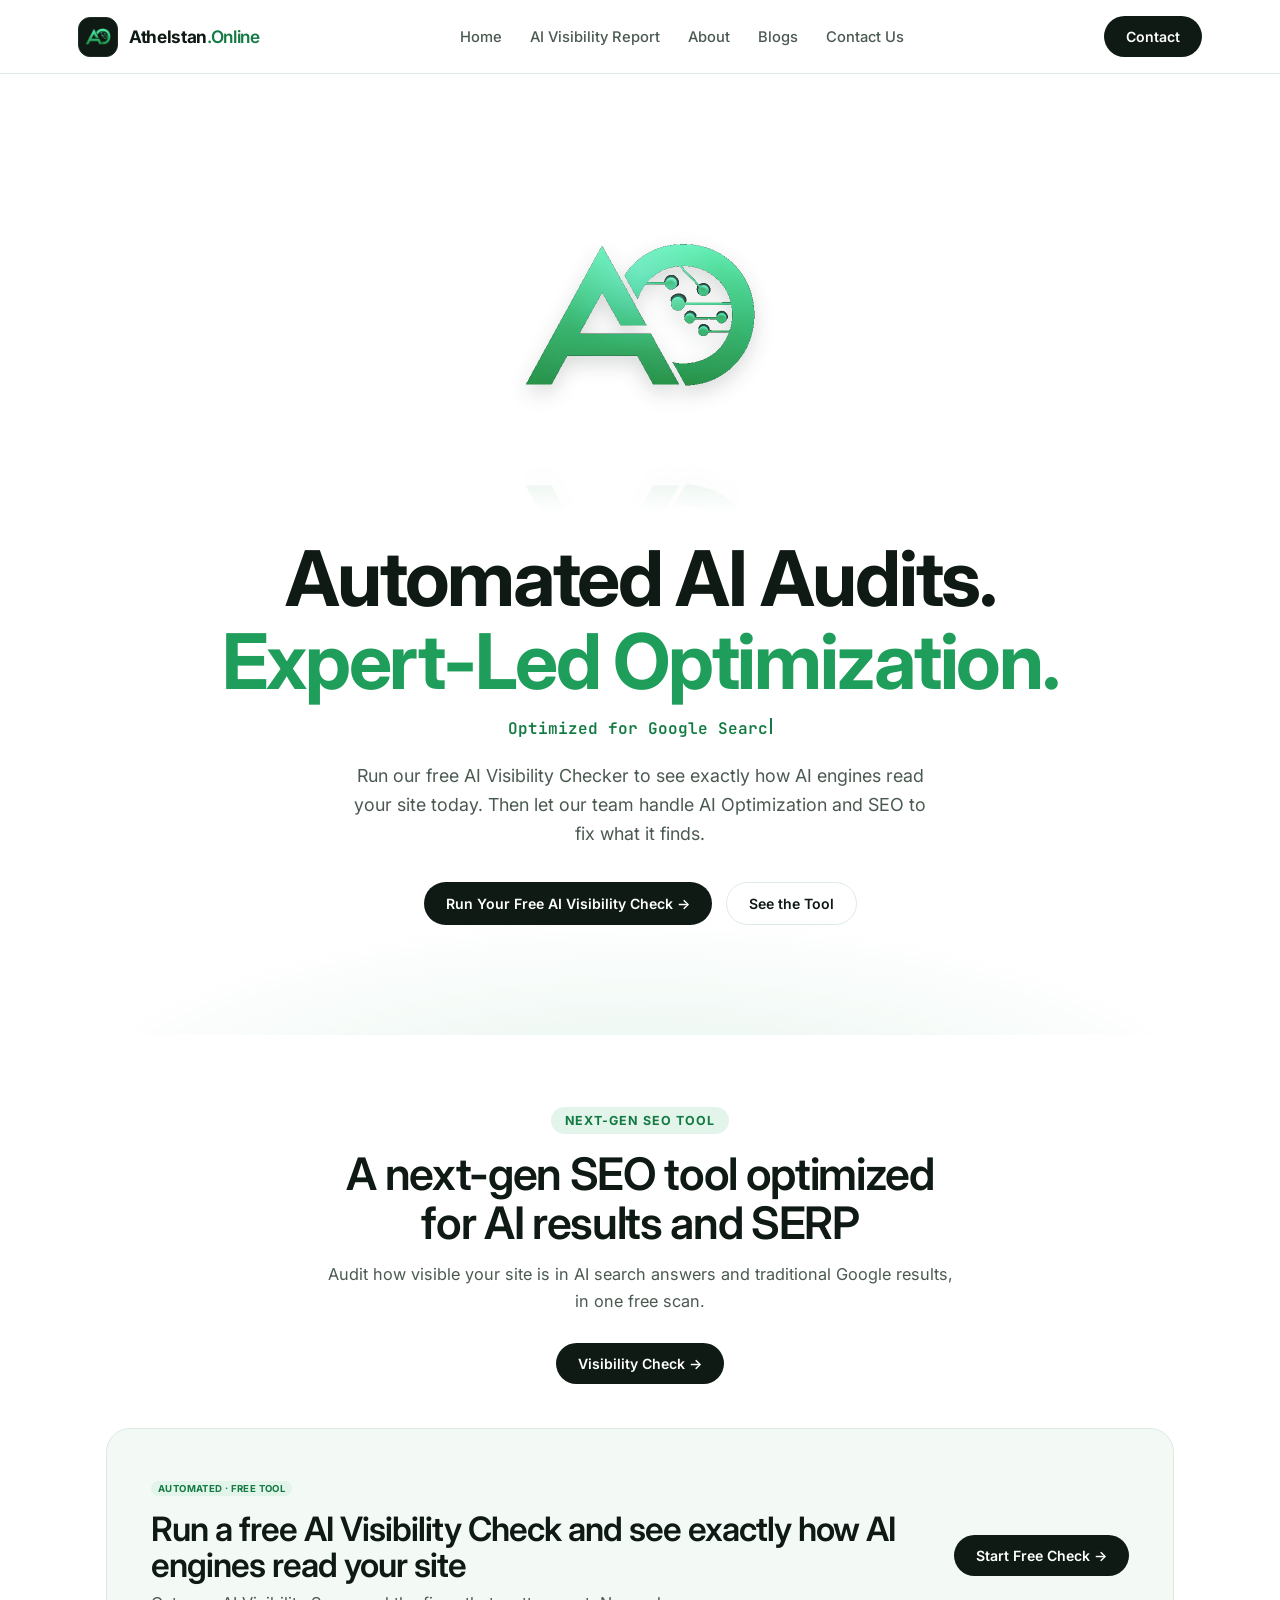
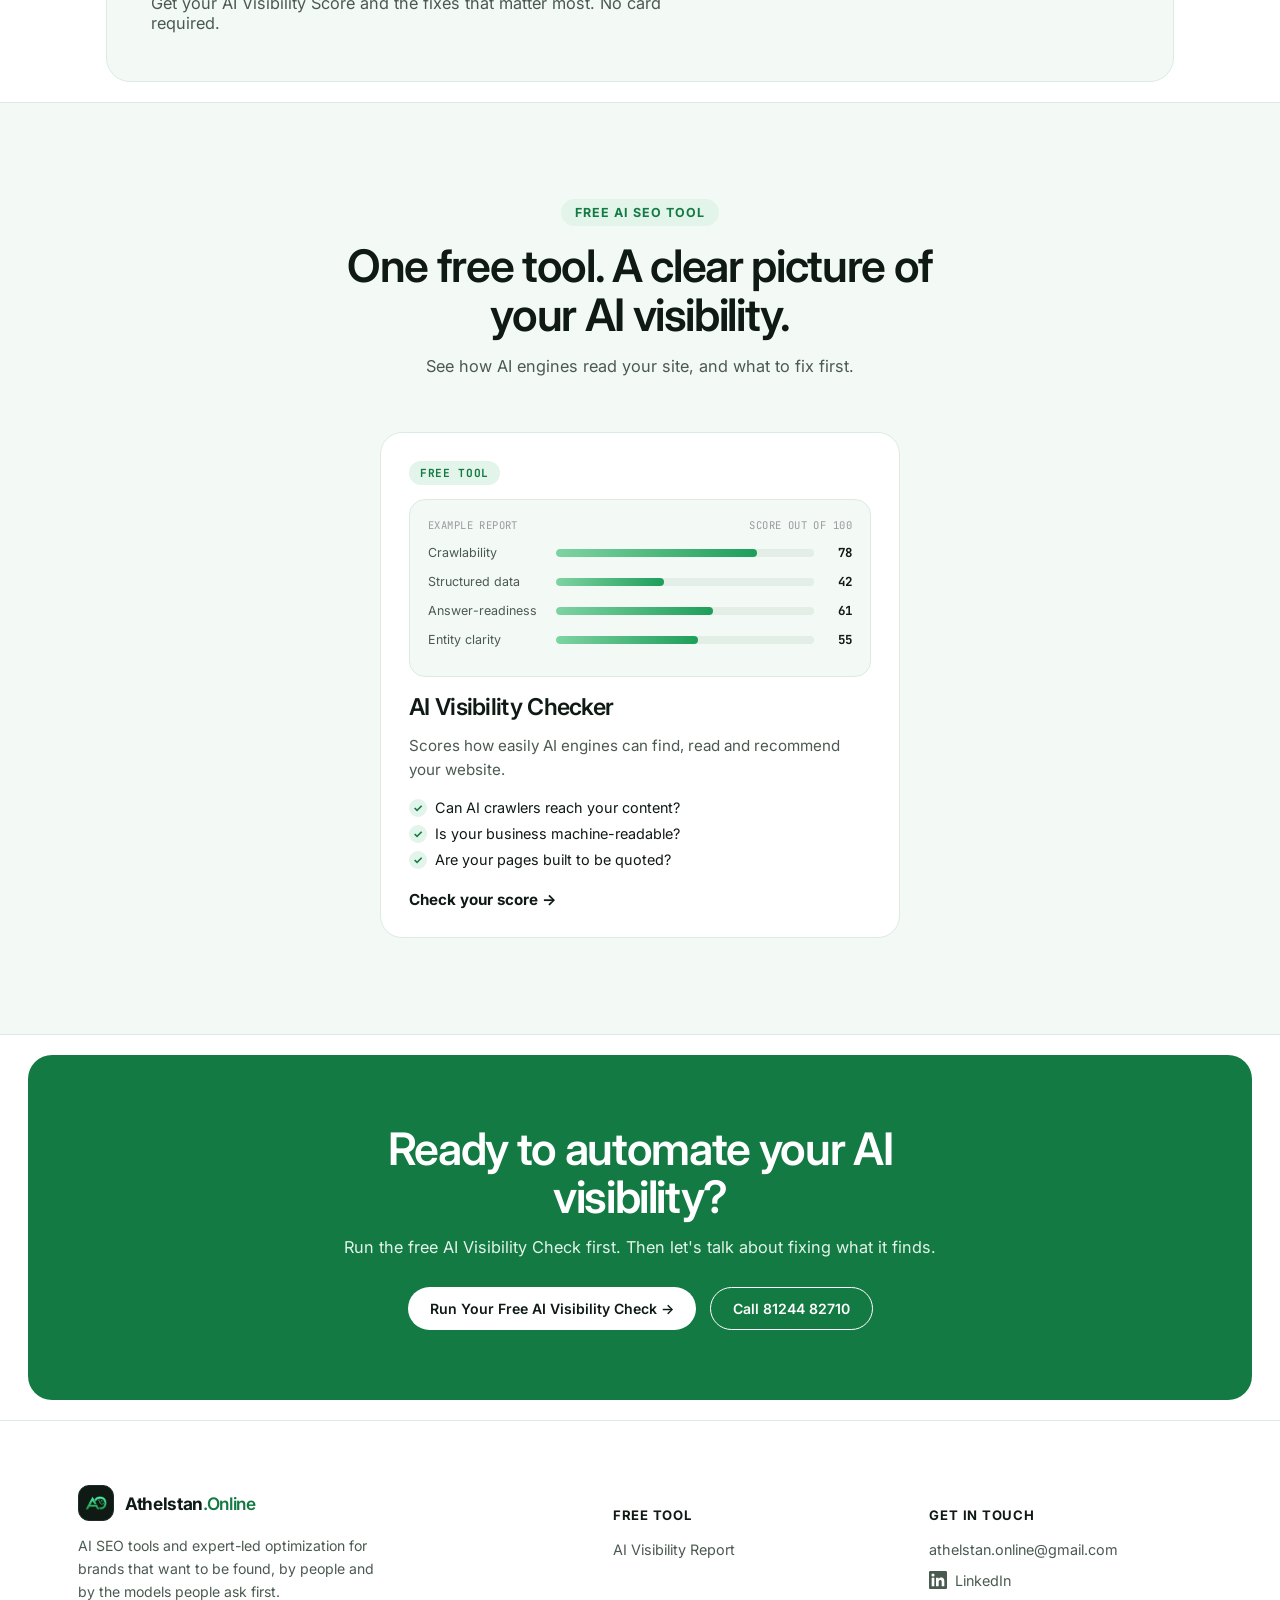
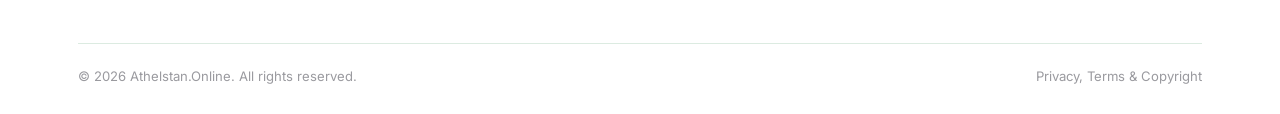
<file: index.html>
<!DOCTYPE html>
<html lang="en">
<head>
<meta charset="UTF-8">
<meta name="viewport" content="width=device-width, initial-scale=1.0, viewport-fit=cover">
<title>Athelstan.Online | AI Search &amp; SEO Optimization</title>
<meta name="description" content="Athelstan.Online offers a free AI Visibility Checker and delivers expert-led AI Optimization and SEO, built for the AI search era.">

<link rel="canonical" href="https://athelstan.online/">
<link rel="preconnect" href="https://fonts.googleapis.com">
<link rel="preconnect" href="https://fonts.gstatic.com" crossorigin>
<link href="https://fonts.googleapis.com/css2?family=Space+Grotesk:wght@400;500;600;700&family=Inter:wght@400;500;600;700&family=JetBrains+Mono:wght@400;500;700&display=swap" rel="stylesheet">

<link rel="icon" type="image/png" sizes="512x512" href="favicon-512.png">
<link rel="icon" type="image/png" sizes="192x192" href="favicon-192.png">
<link rel="icon" type="image/png" sizes="32x32" href="favicon-32.png">
<link rel="apple-touch-icon" href="favicon-192.png">

<link rel="stylesheet" href="styles.css">
</head>
<body>

<div id="scrollProgress"></div>
<div id="cursorGlow"></div>

<header>
  <div class="nav">
    <a href="/" class="brand" aria-label="Athelstan.Online home">
      <div class="brand-mark" style="position:relative;">
        <img src="logo.png" alt="Athelstan.Online logo">
      </div>
      <span class="brand-text">Athelstan<span class="brand-tld">.Online</span></span>
    </a>
    <nav class="links" id="navLinks">
      <a href="/" aria-current="page">Home</a>
      <a href="/ai-visibility-score-checker">AI Visibility Report</a>
      <a href="/about">About</a>
      <a href="/blog">Blogs</a>
      <a href="/contact">Contact Us</a>
    </nav>
    <div style="display:flex;align-items:center;gap:10px;">
      <a href="/contact" class="cta-btn nav-only">Contact</a>
      <button class="menu-toggle" id="menuToggle" aria-label="Toggle menu"><span></span><span></span><span></span></button>
    </div>
  </div>
</header>

<section class="hero">
  <div class="blob blob-1"></div>
  <div class="blob blob-2"></div>
  <canvas id="network-canvas"></canvas>
  <div class="hero-inner">
    <div class="hero-logo" id="heroLogo" aria-hidden="true">
      <div class="hero-logo-float">
        <div class="hero-logo-stage">
          <img class="hero-logo-img" src="logo.png" alt="" width="240" height="240">
          <span class="hero-logo-sheen"></span>
        </div>
      </div>
    </div>
    <h1>Automated AI Audits. <em>Expert-Led Optimization.</em></h1>
    <span class="tw-line" style="display:block;margin-top:14px;font-family:'JetBrains Mono',monospace;font-size:1rem;color:var(--yellow-deep);font-weight:600;min-height:1.4em;" data-typewriter="Optimized for Google Search.|Optimized for AI search.|Optimized for AI chatbots.|Optimized for AI answers."></span>
    <p class="hero-sub">
      Run our free AI Visibility Checker to see exactly how AI engines read your site today. Then let our team handle AI Optimization and SEO to fix what it finds.
    </p>
    <div class="hero-actions">
      <a href="/ai-visibility-score-checker" class="cta-btn">Run Your Free AI Visibility Check →</a>
      <a href="#tools" class="cta-btn ghost">See the Tool</a>
    </div>
  </div>
</section>

<!-- ===================== NEXT-GEN SEO TOOL ===================== -->
<section class="nextgen-section">
  <div class="wrap">
    <div class="section-head reveal">
      <span class="section-tag">Next-gen SEO tool</span>
      <h2>A next-gen SEO tool optimized for AI results and SERP</h2>
      <p>Audit how visible your site is in AI search answers and traditional Google results, in one free scan.</p>
    </div>
    <div class="nextgen-actions reveal">
      <a href="/ai-visibility-score-checker" class="cta-btn">Visibility Check →</a>
    </div>
  </div>
</section>

<!-- ===================== FEATURED TOOL ===================== -->
<section style="padding:20px 0;">
  <div class="wrap">
    <div class="cta-section feature-cta reveal">
      <div>
        <span class="nav-badge" style="background:var(--ink);color:var(--yellow);">AUTOMATED · FREE TOOL</span>
        <h2>Run a free AI Visibility Check and see exactly how AI engines read your site</h2>
        <p>Get your AI Visibility Score and the fixes that matter most. No card required.</p>
      </div>
      <a href="/ai-visibility-score-checker" class="cta-btn">Start Free Check →</a>
    </div>
  </div>
</section>

<!-- ===================== THE TOOL ===================== -->
<section class="tools-section" id="tools">
  <div class="wrap">
    <div class="section-head reveal">
      <span class="section-tag">Free AI SEO Tool</span>
      <h2>One free tool. A clear picture of your AI visibility.</h2>
      <p>See how AI engines read your site, and what to fix first.</p>
    </div>

    <div class="tools-duo single reveal-stagger">

      <a href="/ai-visibility-score-checker" class="tool-big">
        <span class="tool-badge">FREE TOOL</span>
        <div class="tool-visual" aria-hidden="true">
          <div class="vis-head"><span>Example report</span><span>Score out of 100</span></div>
          <div class="mini-row"><span>Crawlability</span><div class="mini-track"><div class="mini-fill" style="width:78%"></div></div><b>78</b></div>
          <div class="mini-row"><span>Structured data</span><div class="mini-track"><div class="mini-fill" style="width:42%"></div></div><b>42</b></div>
          <div class="mini-row"><span>Answer-readiness</span><div class="mini-track"><div class="mini-fill" style="width:61%"></div></div><b>61</b></div>
          <div class="mini-row"><span>Entity clarity</span><div class="mini-track"><div class="mini-fill" style="width:55%"></div></div><b>55</b></div>
        </div>
        <h3>AI Visibility Checker</h3>
        <p>Scores how easily AI engines can find, read and recommend your website.</p>
        <ul class="tool-list">
          <li>Can AI crawlers reach your content?</li>
          <li>Is your business machine-readable?</li>
          <li>Are your pages built to be quoted?</li>
        </ul>
        <span class="tool-link">Check your score →</span>
      </a>

    </div>
  </div>
</section>


<!-- ===================== CTA ===================== -->
<section style="padding:20px 0;">
  <div class="cta-section reveal" id="contact">
    <h2>Ready to automate your AI visibility?</h2>
    <p>Run the free AI Visibility Check first. Then let's talk about fixing what it finds.</p>
    <div class="hero-actions">
      <a href="/ai-visibility-score-checker" class="cta-btn">Run Your Free AI Visibility Check →</a>
      <a href="tel:+918124482710" class="cta-btn ghost">Call 81244 82710</a>
    </div>
  </div>
</section>

<footer>
  <div class="wrap">
    <div class="footer-grid">
      <div>
        <div class="brand" style="margin-bottom:14px;">
          <div class="brand-mark"><img src="logo.png" alt="Athelstan.Online logo"></div>
          <span class="brand-text">Athelstan<span class="brand-tld">.Online</span></span>
        </div>
        <p style="color:var(--ink-soft);font-size:.88rem;line-height:1.6;max-width:34ch;">
          AI SEO tools and expert-led optimization for brands that want to be found, by people and by the models people ask first.
        </p>
      </div>
      <div>
        <h5>Free Tool</h5>
        <a href="/ai-visibility-score-checker">AI Visibility Report</a>
      </div>
      <div>
        <h5>Get in Touch</h5>
        <a href="mailto:athelstan.online@gmail.com">athelstan.online@gmail.com</a>
        <a href="https://www.linkedin.com/company/athelstan-online/" target="_blank" rel="noopener" class="footer-social" aria-label="Athelstan.Online on LinkedIn"><svg width="18" height="18" viewBox="0 0 24 24" fill="currentColor" aria-hidden="true"><path d="M20.447 20.452h-3.554v-5.569c0-1.328-.027-3.037-1.852-3.037-1.853 0-2.136 1.445-2.136 2.939v5.667H9.351V9h3.414v1.561h.046c.477-.9 1.637-1.85 3.37-1.85 3.601 0 4.267 2.37 4.267 5.455v6.286zM5.337 7.433a2.062 2.062 0 1 1 0-4.125 2.062 2.062 0 0 1 0 4.125zM7.119 20.452H3.555V9h3.564v11.452zM22.225 0H1.771C.792 0 0 .774 0 1.729v20.542C0 23.227.792 24 1.771 24h20.451C23.2 24 24 23.227 24 22.271V1.729C24 .774 23.2 0 22.222 0h.003z"/></svg><span>LinkedIn</span></a>
      </div>
    </div>
    <div class="footer-bottom">
      <p>© 2026 Athelstan.Online. All rights reserved.</p>
      <p><a href="/legal">Privacy, Terms &amp; Copyright</a></p>
    </div>
  </div>
</footer>

<script src="main.js"></script>
<script>
(function () {
  var wrap = document.getElementById('heroLogo');
  if (!wrap) return;
  var stage = wrap.querySelector('.hero-logo-stage');
  var sheen = wrap.querySelector('.hero-logo-sheen');
  // If the visitor's system asks for less motion, only follow the pointer (no automatic drifting)
  var calm = window.matchMedia && window.matchMedia('(prefers-reduced-motion: reduce)').matches;
  var tx = 0, ty = 0, cx = 0, cy = 0, lastMove = 0, visible = true;

  function clamp(v, a, b) { return Math.max(a, Math.min(b, v)); }

  function onPointer(x, y) {
    var r = wrap.getBoundingClientRect();
    var px = (x - (r.left + r.width / 2)) / (window.innerWidth / 2);
    var py = (y - (r.top + r.height / 2)) / (window.innerHeight / 2);
    ty = clamp(px, -1, 1) * 16;
    tx = clamp(py, -1, 1) * -11;
    lastMove = performance.now();
  }
  window.addEventListener('mousemove', function (e) { onPointer(e.clientX, e.clientY); }, { passive: true });
  window.addEventListener('pointermove', function (e) { onPointer(e.clientX, e.clientY); }, { passive: true });
  window.addEventListener('touchmove', function (e) {
    if (e.touches && e.touches[0]) onPointer(e.touches[0].clientX, e.touches[0].clientY);
  }, { passive: true });

  function frame(now) {
    if (visible) {
      if (!calm && now - lastMove > 1800) {
        ty = Math.sin(now / 1900) * 12;
        tx = Math.cos(now / 2500) * 6;
      }
      cx += (tx - cx) * 0.09;
      cy += (ty - cy) * 0.09;
      stage.style.transform = 'rotateX(' + cx.toFixed(2) + 'deg) rotateY(' + cy.toFixed(2) + 'deg)';
      sheen.style.setProperty('--gx', (50 + cy * 2.4).toFixed(1) + '%');
      sheen.style.setProperty('--gy', (32 - cx * 2.6).toFixed(1) + '%');
    }
    requestAnimationFrame(frame);
  }
  if ('IntersectionObserver' in window) {
    new IntersectionObserver(function (entries) { visible = entries[0].isIntersecting; }, { threshold: 0.05 }).observe(wrap);
  }
  requestAnimationFrame(frame);
})();
</script>
</body>
</html>
</file>
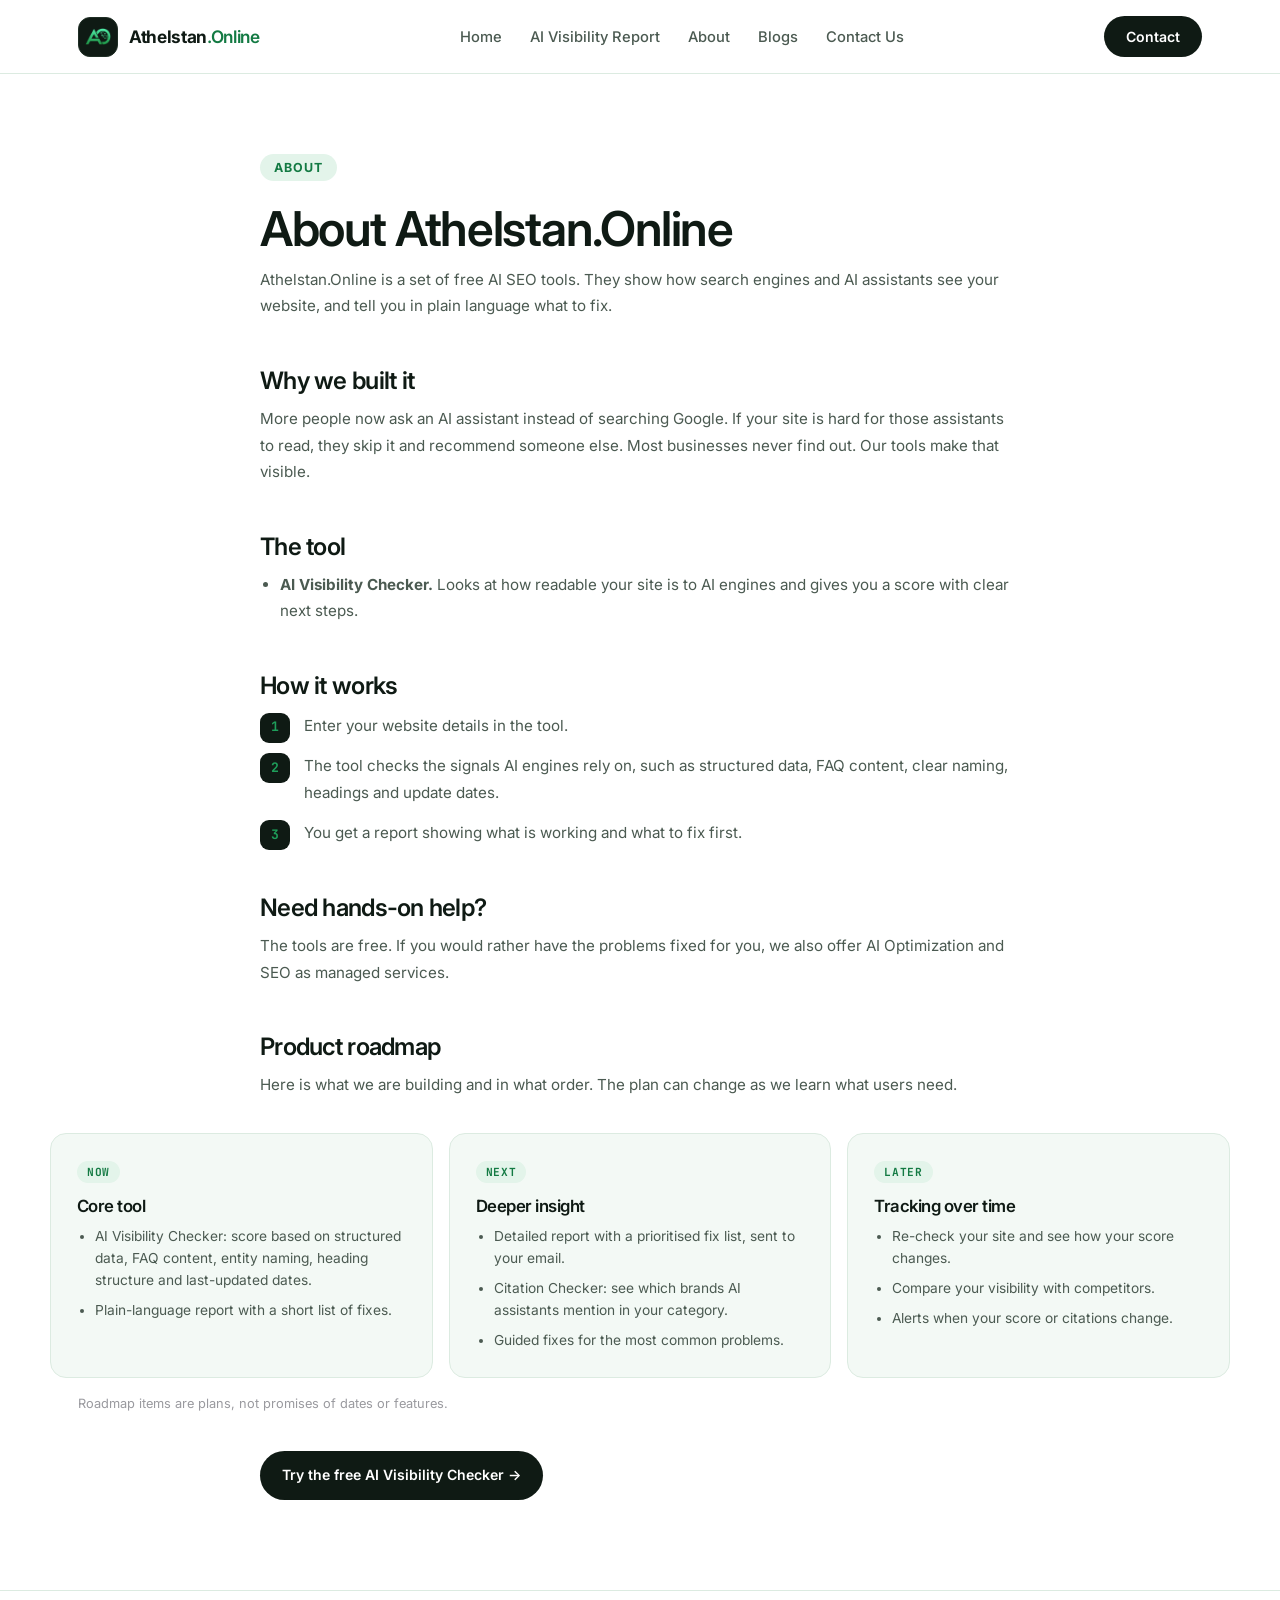
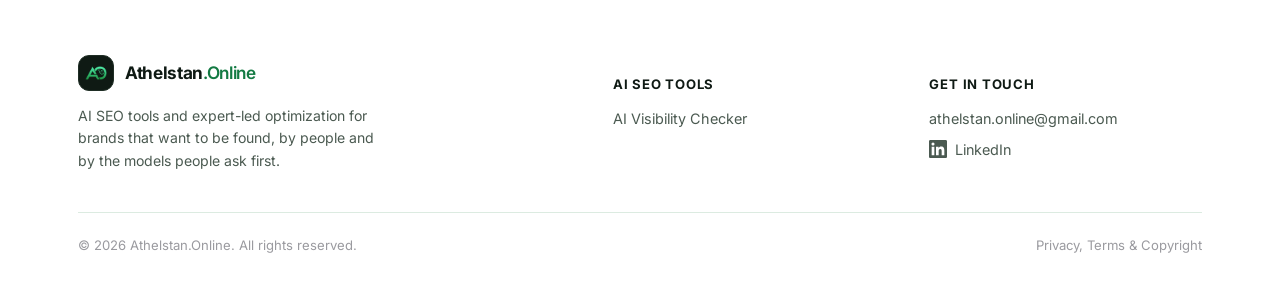
<file: about.html>
<!DOCTYPE html>
<html lang="en">
<head>
<meta charset="UTF-8">
<meta name="viewport" content="width=device-width, initial-scale=1.0, viewport-fit=cover">
<title>About | Athelstan.Online</title>
<meta name="description" content="Athelstan.Online builds free AI SEO tools that show how search engines and AI assistants see your website, plus expert-led AI Optimization and SEO.">

<link rel="canonical" href="https://athelstan.online/about">
<link rel="preconnect" href="https://fonts.googleapis.com">
<link rel="preconnect" href="https://fonts.gstatic.com" crossorigin>
<link href="https://fonts.googleapis.com/css2?family=Space+Grotesk:wght@400;500;600;700&family=Inter:wght@400;500;600;700&family=JetBrains+Mono:wght@400;500;700&display=swap" rel="stylesheet">

<link rel="icon" type="image/png" sizes="512x512" href="favicon-512.png">
<link rel="icon" type="image/png" sizes="192x192" href="favicon-192.png">
<link rel="icon" type="image/png" sizes="32x32" href="favicon-32.png">
<link rel="apple-touch-icon" href="favicon-192.png">

<link rel="stylesheet" href="styles.css">
</head>
<body>

<div id="scrollProgress"></div>

<header>
  <div class="nav">
    <a href="/" class="brand" aria-label="Athelstan.Online home">
      <div class="brand-mark" style="position:relative;">
        <img src="logo.png" alt="Athelstan.Online logo">
      </div>
      <span class="brand-text">Athelstan<span class="brand-tld">.Online</span></span>
    </a>
    <nav class="links" id="navLinks">
      <a href="/">Home</a>
      <a href="/ai-visibility-score-checker">AI Visibility Report</a>
      <a href="/about">About</a>
      <a href="/blog">Blogs</a>
      <a href="/contact">Contact Us</a>
    </nav>
    <div style="display:flex;align-items:center;gap:10px;">
      <a href="/contact" class="cta-btn nav-only">Contact</a>
      <button class="menu-toggle" id="menuToggle" aria-label="Toggle menu"><span></span><span></span><span></span></button>
    </div>
  </div>
</header>

<section class="legal-section">
  <div class="legal-wrap">
    <span class="section-tag">About</span>
    <h1>About Athelstan.Online</h1>
    <p>Athelstan.Online is a set of free AI SEO tools. They show how search engines and AI assistants see your website, and tell you in plain language what to fix.</p>

    <h2>Why we built it</h2>
    <p>More people now ask an AI assistant instead of searching Google. If your site is hard for those assistants to read, they skip it and recommend someone else. Most businesses never find out. Our tools make that visible.</p>

    <h2>The tool</h2>
    <ul>
      <li><strong>AI Visibility Checker.</strong> Looks at how readable your site is to AI engines and gives you a score with clear next steps.</li>
    </ul>

    <h2>How it works</h2>
    <ol class="about-steps">
      <li>Enter your website details in the tool.</li>
      <li>The tool checks the signals AI engines rely on, such as structured data, FAQ content, clear naming, headings and update dates.</li>
      <li>You get a report showing what is working and what to fix first.</li>
    </ol>

    <h2>Need hands-on help?</h2>
    <p>The tools are free. If you would rather have the problems fixed for you, we also offer AI Optimization and SEO as managed services.</p>

    <h2 id="roadmap">Product roadmap</h2>
    <p>Here is what we are building and in what order. The plan can change as we learn what users need.</p>
  </div>

  <div class="roadmap-wrap">
    <div class="roadmap-grid">
      <div class="roadmap-card">
        <span class="roadmap-stage">Now</span>
        <h4>Core tool</h4>
        <ul>
          <li>AI Visibility Checker: score based on structured data, FAQ content, entity naming, heading structure and last-updated dates.</li>
          <li>Plain-language report with a short list of fixes.</li>
        </ul>
      </div>
      <div class="roadmap-card">
        <span class="roadmap-stage">Next</span>
        <h4>Deeper insight</h4>
        <ul>
          <li>Detailed report with a prioritised fix list, sent to your email.</li>
          <li>Citation Checker: see which brands AI assistants mention in your category.</li>
          <li>Guided fixes for the most common problems.</li>
        </ul>
      </div>
      <div class="roadmap-card">
        <span class="roadmap-stage">Later</span>
        <h4>Tracking over time</h4>
        <ul>
          <li>Re-check your site and see how your score changes.</li>
          <li>Compare your visibility with competitors.</li>
          <li>Alerts when your score or citations change.</li>
        </ul>
      </div>
    </div>
  </div>
  <p class="roadmap-note" style="padding:0 28px;">Roadmap items are plans, not promises of dates or features.</p>

  <div class="legal-wrap" style="margin-top:40px;">
    <p><a href="/ai-visibility-score-checker" class="cta-btn">Try the free AI Visibility Checker →</a></p>
  </div>
</section>

<footer>
  <div class="wrap">
    <div class="footer-grid">
      <div>
        <div class="brand" style="margin-bottom:14px;">
          <div class="brand-mark"><img src="logo.png" alt="Athelstan.Online logo"></div>
          <span class="brand-text">Athelstan<span class="brand-tld">.Online</span></span>
        </div>
        <p style="color:var(--ink-soft);font-size:.88rem;line-height:1.6;max-width:34ch;">
          AI SEO tools and expert-led optimization for brands that want to be found, by people and by the models people ask first.
        </p>
      </div>
      <div>
        <h5>AI SEO Tools</h5>
        <a href="/ai-visibility-score-checker">AI Visibility Checker</a>
      </div>
      <div>
        <h5>Get in Touch</h5>
        <a href="mailto:athelstan.online@gmail.com">athelstan.online@gmail.com</a>
        <a href="https://www.linkedin.com/company/athelstan-online/" target="_blank" rel="noopener" class="footer-social" aria-label="Athelstan.Online on LinkedIn"><svg width="18" height="18" viewBox="0 0 24 24" fill="currentColor" aria-hidden="true"><path d="M20.447 20.452h-3.554v-5.569c0-1.328-.027-3.037-1.852-3.037-1.853 0-2.136 1.445-2.136 2.939v5.667H9.351V9h3.414v1.561h.046c.477-.9 1.637-1.85 3.37-1.85 3.601 0 4.267 2.37 4.267 5.455v6.286zM5.337 7.433a2.062 2.062 0 1 1 0-4.125 2.062 2.062 0 0 1 0 4.125zM7.119 20.452H3.555V9h3.564v11.452zM22.225 0H1.771C.792 0 0 .774 0 1.729v20.542C0 23.227.792 24 1.771 24h20.451C23.2 24 24 23.227 24 22.271V1.729C24 .774 23.2 0 22.222 0h.003z"/></svg><span>LinkedIn</span></a>
      </div>
    </div>
    <div class="footer-bottom">
      <p>© 2026 Athelstan.Online. All rights reserved.</p>
      <p><a href="/legal">Privacy, Terms &amp; Copyright</a></p>
    </div>
  </div>
</footer>

<script src="main.js"></script>
</body>
</html>
</file>
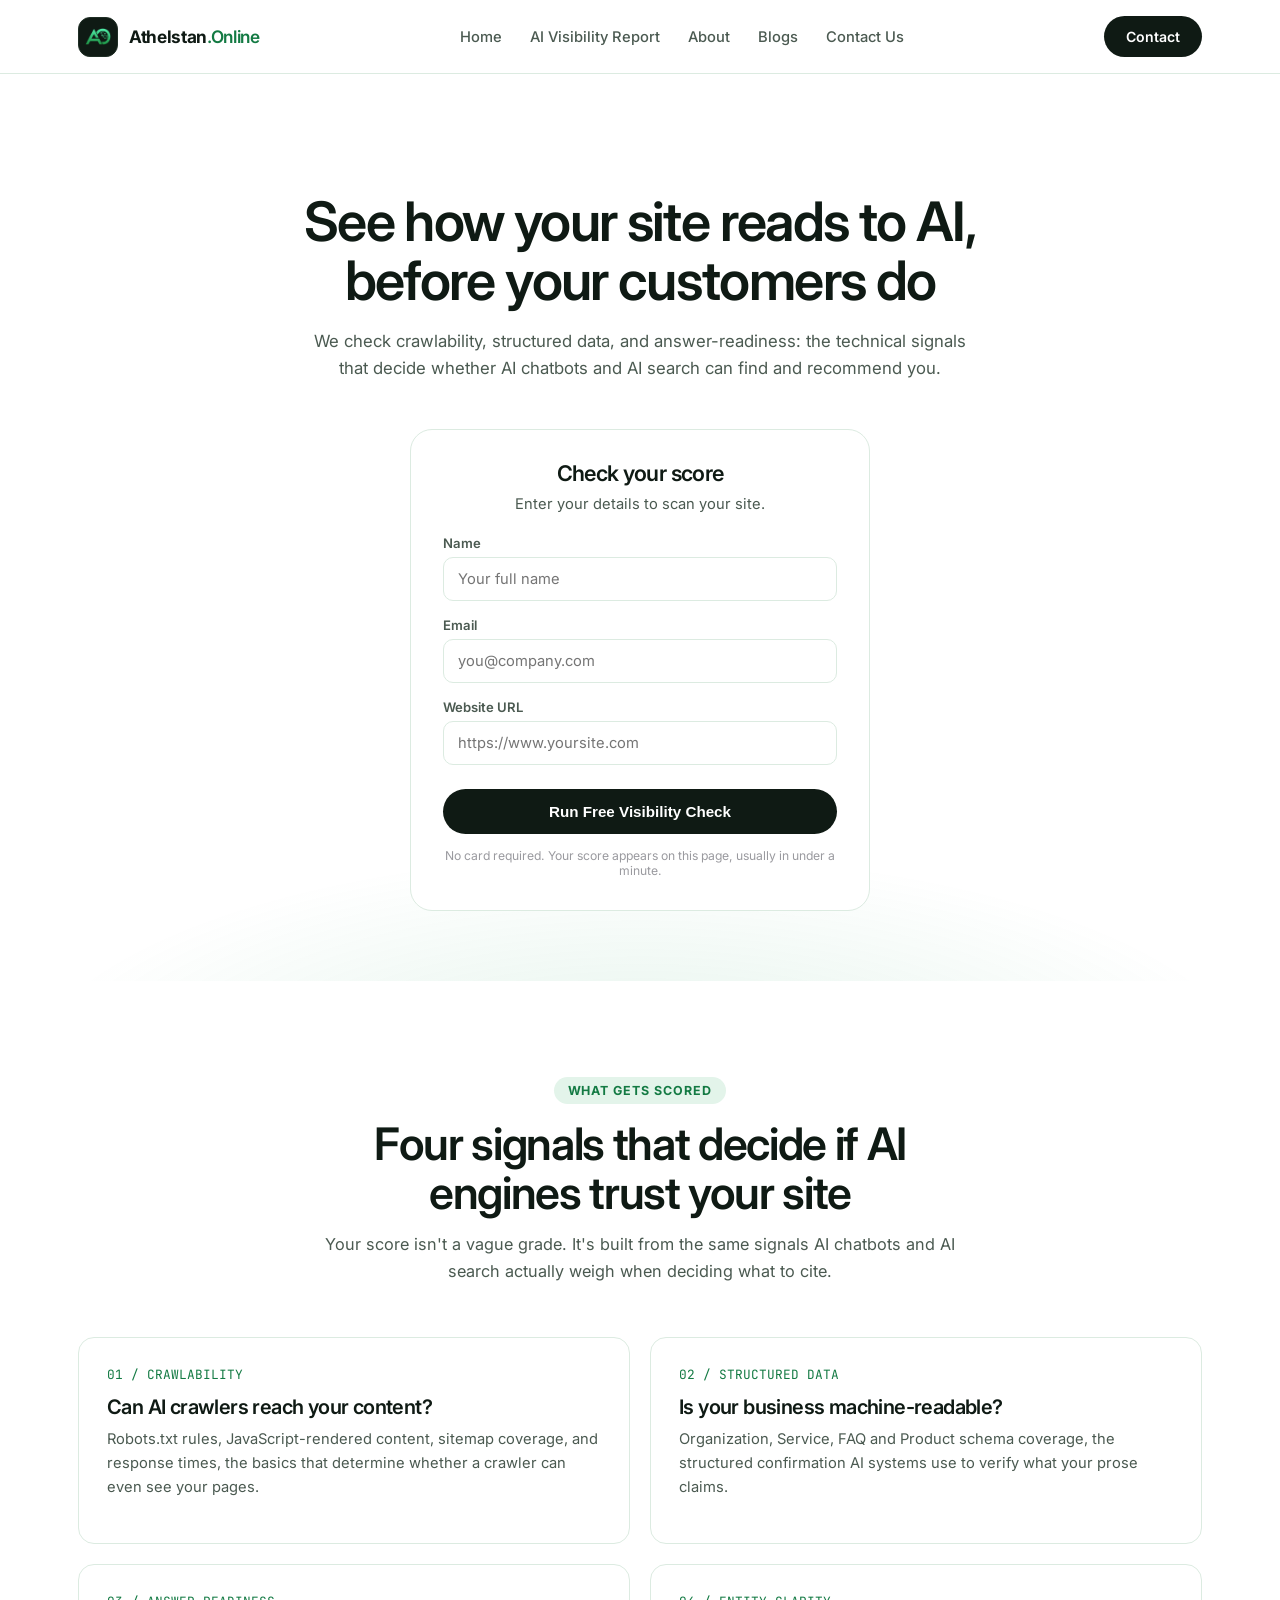
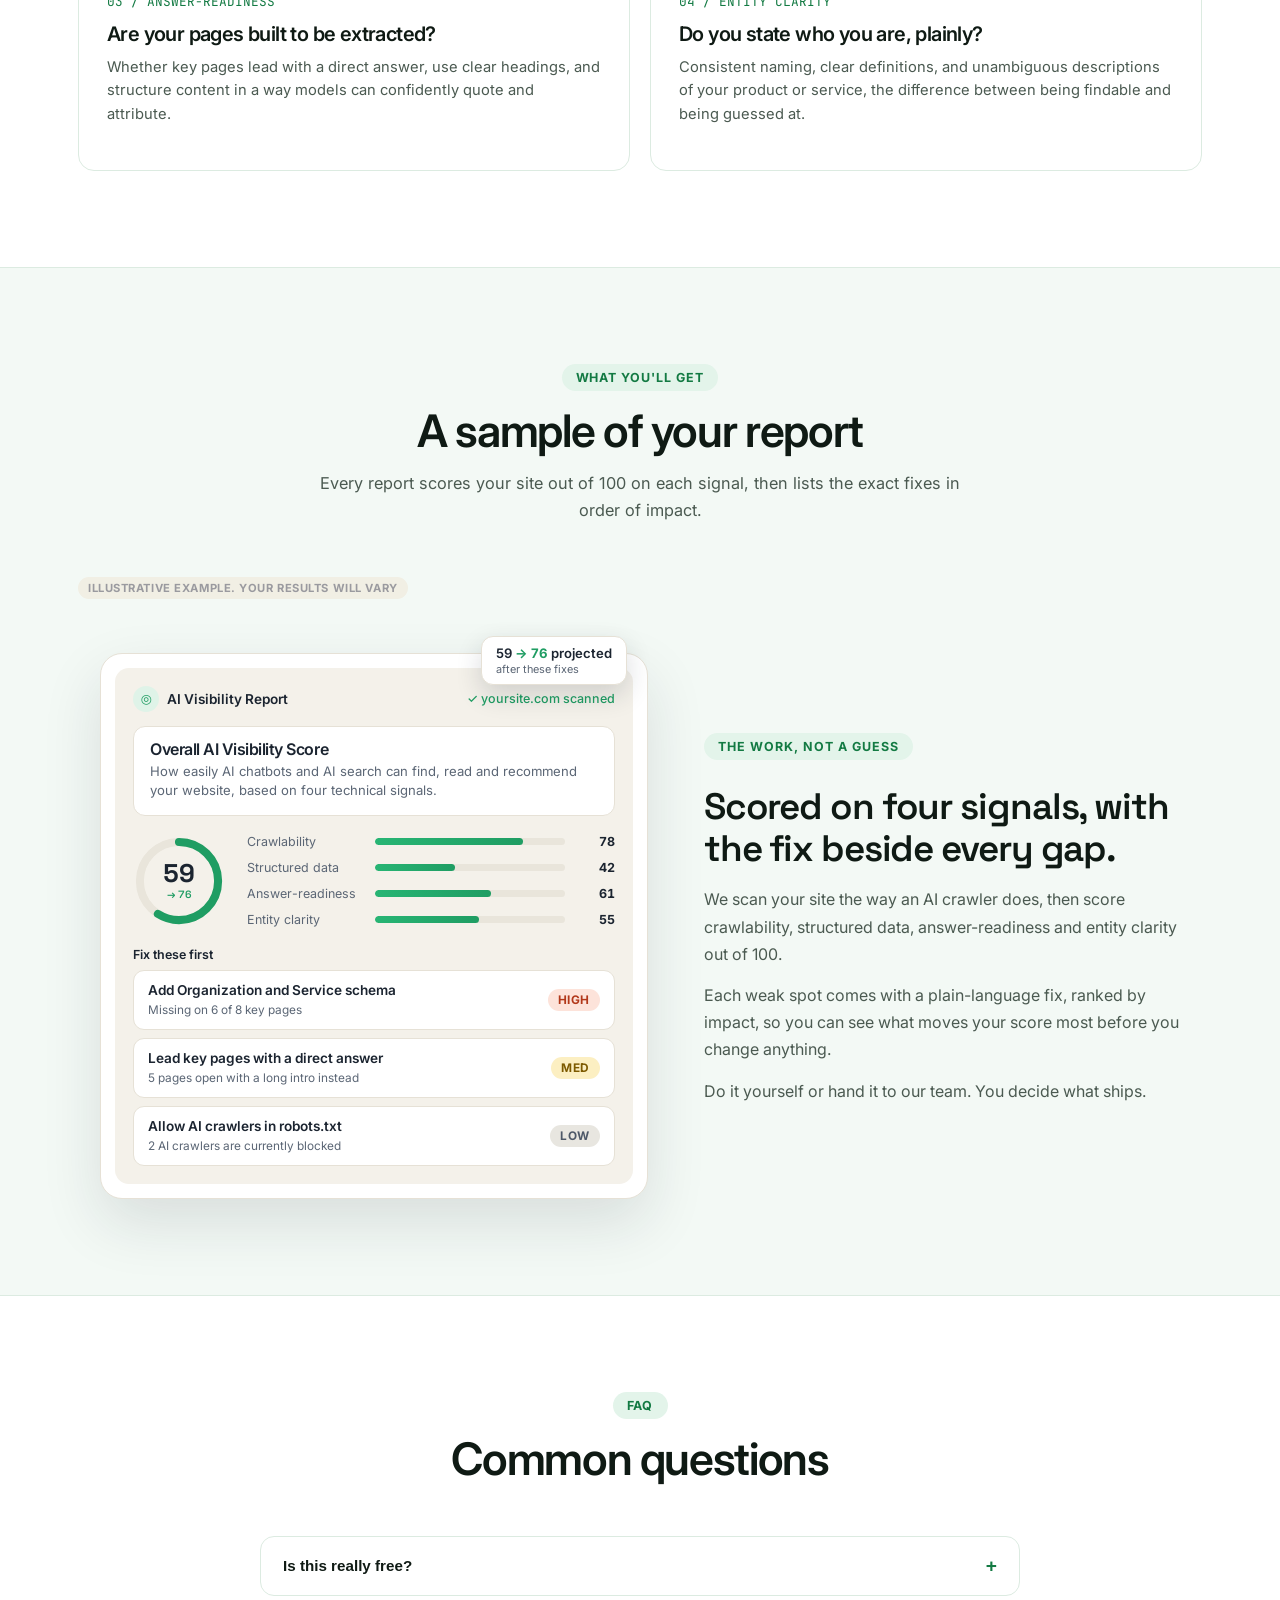
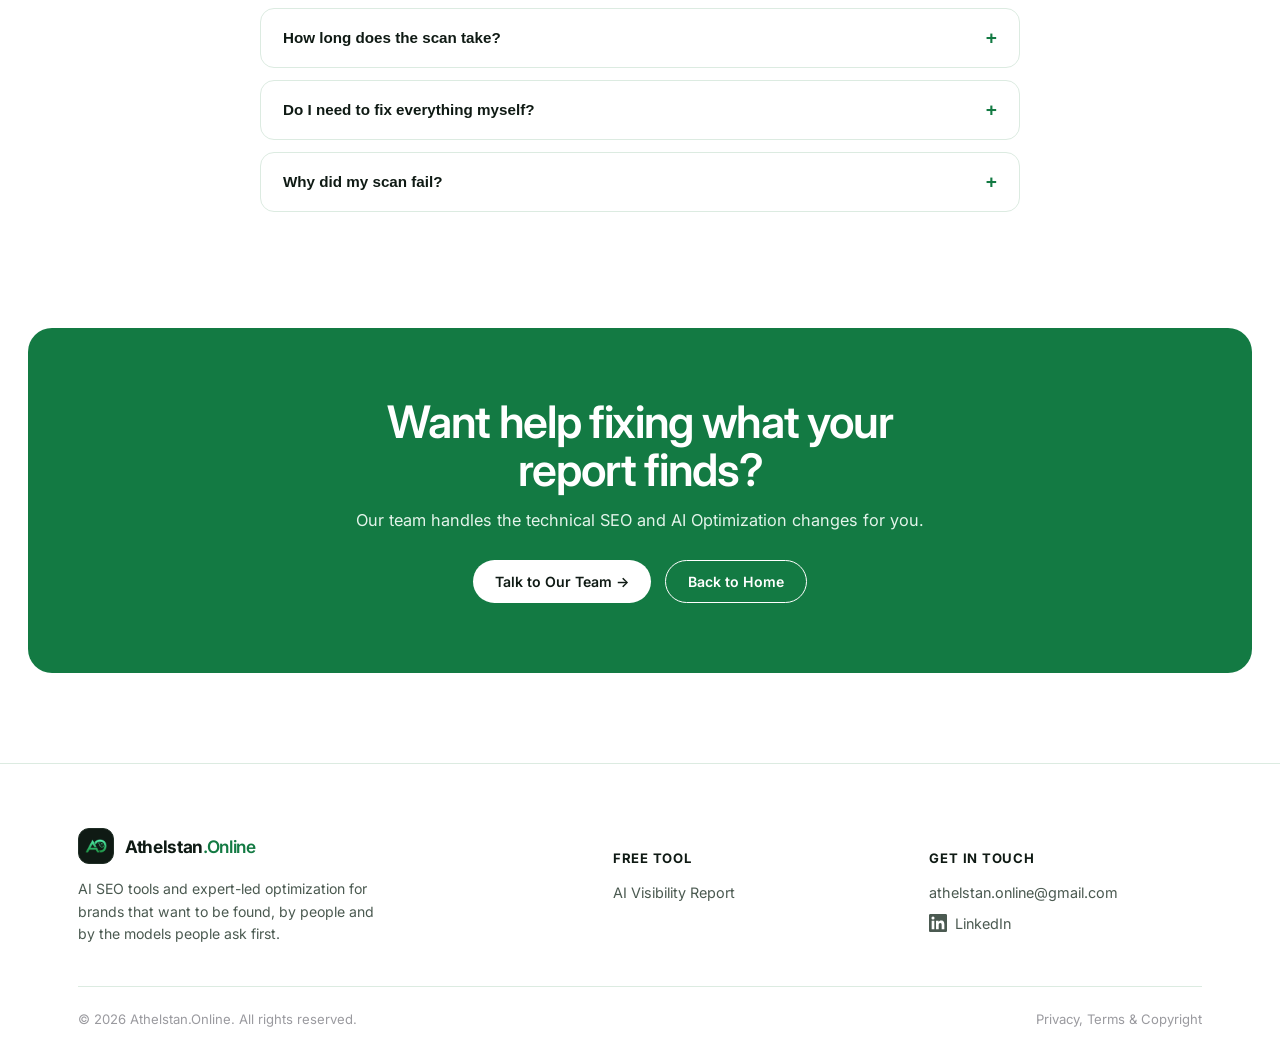
<file: ai-visibility-score-checker.html>
<!DOCTYPE html>
<html lang="en">
<head>
<meta charset="UTF-8">
<meta name="viewport" content="width=device-width, initial-scale=1.0, viewport-fit=cover">
<title>AI Visibility Report: Free Score Checker | Athelstan.Online</title>
<meta name="description" content="Check your AI Visibility Score for free. See how well AI chatbots and AI search can find, parse, and recommend your website.">

<link rel="canonical" href="https://athelstan.online/ai-visibility-score-checker">
<link rel="preconnect" href="https://fonts.googleapis.com">
<link rel="preconnect" href="https://fonts.gstatic.com" crossorigin>
<link href="https://fonts.googleapis.com/css2?family=Space+Grotesk:wght@400;500;600;700&family=Inter:wght@400;500;600;700&family=JetBrains+Mono:wght@400;500;700&display=swap" rel="stylesheet">

<link rel="icon" type="image/png" sizes="512x512" href="favicon-512.png">
<link rel="icon" type="image/png" sizes="192x192" href="favicon-192.png">
<link rel="icon" type="image/png" sizes="32x32" href="favicon-32.png">
<link rel="apple-touch-icon" href="favicon-192.png">

<link rel="stylesheet" href="styles.css">
<style>
/* ===== Sample report card (light theme, animated) ===== */
.rp-wrap{
  --rp-card:#ffffff; --rp-inner:#f4f1ea; --rp-row:#ffffff; --rp-line:#e6e1d6;
  --rp-text:#1b2430; --rp-soft:#5b6675; --rp-good:#1f9d63; --rp-good-bg:#dff3e8; --rp-track:#e9e5db;
  display:grid;grid-template-columns:minmax(0,1.15fr) minmax(0,1fr);gap:56px;align-items:center;
  max-width:1080px;margin:36px auto 0;
}
.rp-card{position:relative;background:var(--rp-card);border:1px solid var(--rp-line);border-radius:22px;padding:14px;
  box-shadow:0 24px 60px rgba(27,36,48,.12)}
.rp-card-in{background:var(--rp-inner);border-radius:14px;padding:18px}
.rp-top{display:flex;justify-content:space-between;align-items:center;gap:10px;margin-bottom:14px;font-size:.85rem}
.rp-top b{display:flex;align-items:center;gap:8px;color:var(--rp-text);font-weight:600}
.rp-dot{width:26px;height:26px;border-radius:50%;background:var(--rp-good-bg);color:var(--rp-good);display:grid;place-items:center;font-size:.8rem}
.rp-top > span{color:var(--rp-good);font-size:.78rem;font-weight:500}
.rp-badge{position:absolute;top:-18px;right:20px;z-index:2;background:#fff;border:1px solid var(--rp-line);
  border-radius:12px;padding:8px 14px;font-size:.82rem;font-weight:600;color:var(--rp-text);
  box-shadow:0 10px 26px rgba(27,36,48,.16)}
.rp-badge b{color:var(--rp-good)}
.rp-badge small{display:block;color:var(--rp-soft);font-size:.68rem;font-weight:400;margin-top:1px}
.rp-title{background:var(--rp-row);border:1px solid var(--rp-line);border-radius:12px;padding:14px 16px;margin-bottom:18px}
.rp-title h4{margin:0 0 4px;font-size:1rem;color:var(--rp-text);font-weight:600}
.rp-title p{margin:0;font-size:.82rem;line-height:1.5;color:var(--rp-soft)}
.rp-score{display:flex;align-items:center;gap:22px;margin-bottom:20px}
.rp-ring{position:relative;width:92px;height:92px;flex:none}
.rp-ring svg{width:100%;height:100%;transform:rotate(-90deg)}
.rp-ring circle{fill:none;stroke-width:7}
.rp-ring .bg{stroke:var(--rp-track)}
.rp-ring .fg{stroke:var(--rp-good);stroke-linecap:round;stroke-dasharray:213.6;stroke-dashoffset:var(--off,0)}
.rp-ring .v{position:absolute;inset:0;display:grid;place-content:center;text-align:center;color:var(--rp-text);
  font-family:'Space Grotesk',sans-serif;font-size:1.6rem;font-weight:700;line-height:1;font-variant-numeric:tabular-nums}
.rp-ring .v small{font-size:.66rem;color:var(--rp-good);font-weight:600;margin-top:4px}
.rp-bars{flex:1;display:grid;gap:11px}
.rp-bar{display:grid;grid-template-columns:118px 1fr 40px;align-items:center;gap:10px;font-size:.78rem;color:var(--rp-soft);white-space:nowrap}
.rp-bar i{display:block;height:7px;border-radius:99px;background:var(--rp-track);overflow:hidden}
.rp-bar i u{display:block;height:100%;width:var(--w,0);border-radius:99px;text-decoration:none;
  background:linear-gradient(90deg,#27b574,#1f9d63)}
.rp-bar em{font-style:normal;text-align:right;color:var(--rp-text);font-weight:700;font-variant-numeric:tabular-nums}
.rp-sub{margin:0 0 8px;font-size:.78rem;font-weight:600;color:var(--rp-text)}
.rp-fixes{display:grid;gap:8px}
.rp-fix{display:flex;justify-content:space-between;align-items:center;gap:12px;background:var(--rp-row);
  border:1px solid var(--rp-line);border-radius:11px;padding:11px 14px}
.rp-fix b{display:block;font-size:.85rem;font-weight:600;color:var(--rp-text)}
.rp-fix span{font-size:.74rem;color:var(--rp-soft)}
.rp-pill{flex:none;font-size:.66rem;font-weight:700;letter-spacing:.04em;padding:4px 10px;border-radius:99px}
.rp-pill.high{background:#fde3da;color:#b2381a}
.rp-pill.med{background:#fcefc2;color:#7d5a00}
.rp-pill.low{background:#e8e6e0;color:#4d5868}
.rp-copy h3{font-family:'Space Grotesk',sans-serif;font-size:clamp(1.7rem,3vw,2.3rem);line-height:1.15;margin:10px 0 16px;color:var(--ink,#1b2430)}
.rp-copy p{color:var(--ink-soft,#5b6675);line-height:1.7;margin:0 0 14px}

/* ---- animation (only active once JS adds .rp-ready; page still works without JS) ---- */
.rp-ready .rp-ring .fg{stroke-dashoffset:213.6}
.rp-ready .rp-bar i u{width:0}
.rp-ready .rp-fix{opacity:0;transform:translateY(14px)}
.rp-ready .rp-badge{opacity:0;transform:translateY(10px) scale(.92)}
.rp-ready .rp-title{opacity:0;transform:translateY(8px)}
.rp-live .rp-title{opacity:1;transform:none;transition:opacity .5s ease,transform .5s ease}
.rp-live .rp-ring .fg{stroke-dashoffset:var(--off,0);transition:stroke-dashoffset 1.6s cubic-bezier(.22,.8,.24,1) .15s}
.rp-live .rp-bar i u{width:var(--w,0);transition:width 1.3s cubic-bezier(.22,.8,.24,1);transition-delay:calc(.25s + var(--i,0) * .12s)}
.rp-live .rp-fix{opacity:1;transform:none;transition:opacity .5s ease,transform .5s ease;transition-delay:calc(1s + var(--i,0) * .15s)}
.rp-live .rp-badge{opacity:1;transform:none;transition:opacity .5s ease,transform .6s cubic-bezier(.3,1.5,.5,1);transition-delay:1.5s}
.rp-done .rp-bar i u{background-size:200% 100%;background-image:linear-gradient(90deg,#27b574 0%,#6fdca6 50%,#27b574 100%);animation:rpShine 2.8s ease-in-out 1}
@keyframes rpShine{from{background-position:100% 0}to{background-position:-100% 0}}
@media (prefers-reduced-motion:reduce){
  .rp-ready .rp-ring .fg{stroke-dashoffset:var(--off,0)}
  .rp-ready .rp-bar i u{width:var(--w,0)}
  .rp-ready .rp-fix,.rp-ready .rp-badge,.rp-ready .rp-title{opacity:1;transform:none}
  .rp-wrap *{transition:none!important;animation:none!important}
}
@media (max-width:860px){
  .rp-wrap{grid-template-columns:1fr;gap:36px}
  .rp-bar{grid-template-columns:100px 1fr 36px}
}
@media (max-width:480px){
  .rp-score{flex-direction:column;align-items:flex-start}
  .rp-bars{width:100%}
  .rp-badge{right:10px}
}

/* ===== Live result (real scan) ===== */
#avcResult{padding:10px 28px 60px}
#avcResult .rp-wrap{grid-template-columns:1fr;max-width:760px;margin-top:0}
#avcResult .rp-ring .fg,#avcResult .rp-bar i u{transition:stroke-dashoffset 1.2s ease,width 1s ease}
#avcResult .rp-bar i u{background:var(--c,#1f9d63)}
#avcResult .rp-fix{align-items:flex-start}
#avcResult .rp-fix span{display:block;margin-top:3px;line-height:1.45}
#avcResult .rp-fix .how{color:var(--rp-text);margin-top:6px}
.avc-loading{text-align:center;padding:34px 18px;color:var(--rp-soft)}
.avc-spin{width:34px;height:34px;margin:0 auto 14px;border:4px solid var(--rp-track);border-top-color:#1e9e5a;border-radius:50%;animation:avcspin .9s linear infinite}
@keyframes avcspin{to{transform:rotate(360deg)}}
.avc-err{background:#fde3da;color:#8a2a12;border-radius:12px;padding:14px 16px;font-size:.9rem;line-height:1.5}
.avc-note{font-size:.75rem;color:var(--rp-soft);margin:14px 2px 0;line-height:1.5}
</style>
</head>
<body>

<div id="scrollProgress"></div>
<div id="cursorGlow"></div>

<header>
  <div class="nav">
    <a href="/" class="brand" aria-label="Athelstan.Online home">
      <div class="brand-mark" style="position:relative;">
        <img src="logo.png" alt="Athelstan.Online logo">
      </div>
      <span class="brand-text">Athelstan<span class="brand-tld">.Online</span></span>
    </a>
    <nav class="links" id="navLinks">
      <a href="/">Home</a>
      <a href="/ai-visibility-score-checker" aria-current="page">AI Visibility Report</a>
      <a href="/about">About</a>
      <a href="/blog">Blogs</a>
      <a href="/contact">Contact Us</a>
    </nav>
    <div style="display:flex;align-items:center;gap:10px;">
      <a href="/contact" class="cta-btn nav-only">Contact</a>
      <button class="menu-toggle" id="menuToggle" aria-label="Toggle menu"><span></span><span></span><span></span></button>
    </div>
  </div>
</header>

<!-- ===================== HERO + FORM ===================== -->
<section class="audit-hero">
  <canvas class="section-network"></canvas>
  <div class="ambient-orb o1" style="top:-140px;right:-100px;"></div>
  <div class="ambient-orb o3" style="top:40%;right:15%;"></div>

  <div class="audit-hero-inner">
    <h1>See how your site reads to AI, before your customers do</h1>
    <p class="sub">We check crawlability, structured data, and answer-readiness: the technical signals that decide whether AI chatbots and AI search can find and recommend you.</p>
  </div>

  <div class="audit-form-wrap reveal">
    <form class="audit-form" data-tool="AI Visibility Checker">
      <input type="text" name="_honey" tabindex="-1" autocomplete="off" aria-hidden="true" style="display:none">
      <h2>Check your score</h2>
      <p>Enter your details to scan your site.</p>
      <label for="vname">Name</label>
      <input id="vname" name="name" type="text" placeholder="Your full name" required>
      <label for="vemail">Email</label>
      <input id="vemail" name="email" type="email" placeholder="you@company.com" required>
      <label for="vurl">Website URL</label>
      <input id="vurl" name="website" type="text" inputmode="url" autocapitalize="off" autocomplete="url" placeholder="https://www.yoursite.com" required>
      <button type="submit">Run Free Visibility Check</button>
      <p class="audit-form-note">No card required. Your score appears on this page, usually in under a minute.</p>
    </form>
  </div>
</section>

<!-- ===================== LIVE RESULT ===================== -->
<section id="avcResult" hidden>
  <div class="rp-wrap"><div class="rp-card"><div class="rp-card-in" id="avcOut" aria-live="polite"></div></div></div>
</section>

<!-- ===================== WHAT WE CHECK ===================== -->
<section style="position:relative;overflow:hidden;">
  <canvas class="section-network"></canvas>
  <div class="wrap">
    <div class="section-head reveal">
      <span class="section-tag">What Gets Scored</span>
      <h2>Four signals that decide if AI engines trust your site</h2>
      <p>Your score isn't a vague grade. It's built from the same signals AI chatbots and AI search actually weigh when deciding what to cite.</p>
    </div>
    <div class="services-grid reveal-stagger" style="grid-template-columns:repeat(2,1fr);">
      <div class="svc-card glow-card">
        <span class="svc-num mono">01 / CRAWLABILITY</span>
        <h3>Can AI crawlers reach your content?</h3>
        <p>Robots.txt rules, JavaScript-rendered content, sitemap coverage, and response times, the basics that determine whether a crawler can even see your pages.</p>
      </div>
      <div class="svc-card glow-card">
        <span class="svc-num mono">02 / STRUCTURED DATA</span>
        <h3>Is your business machine-readable?</h3>
        <p>Organization, Service, FAQ and Product schema coverage, the structured confirmation AI systems use to verify what your prose claims.</p>
      </div>
      <div class="svc-card glow-card">
        <span class="svc-num mono">03 / ANSWER-READINESS</span>
        <h3>Are your pages built to be extracted?</h3>
        <p>Whether key pages lead with a direct answer, use clear headings, and structure content in a way models can confidently quote and attribute.</p>
      </div>
      <div class="svc-card glow-card">
        <span class="svc-num mono">04 / ENTITY CLARITY</span>
        <h3>Do you state who you are, plainly?</h3>
        <p>Consistent naming, clear definitions, and unambiguous descriptions of your product or service, the difference between being findable and being guessed at.</p>
      </div>
    </div>
  </div>
</section>

<section class="process-section">
  <div class="wrap">
    <div class="section-head reveal">
      <span class="section-tag">What You'll Get</span>
      <h2>A sample of your report</h2>
      <p>Every report scores your site out of 100 on each signal, then lists the exact fixes in order of impact.</p>
    </div>
    <span class="sample-tag">Illustrative example. Your results will vary</span>

    <div class="rp-wrap reveal">
      <div class="rp-card">
        <div class="rp-badge">59 <b>→ 76</b> projected<small>after these fixes</small></div>
        <div class="rp-card-in">
          <div class="rp-top"><b><span class="rp-dot">◎</span> AI Visibility Report</b><span>✓ yoursite.com scanned</span></div>

          <div class="rp-title">
            <h4>Overall AI Visibility Score</h4>
            <p>How easily AI chatbots and AI search can find, read and recommend your website, based on four technical signals.</p>
          </div>

          <div class="rp-score">
            <div class="rp-ring">
              <svg viewBox="0 0 80 80"><circle class="bg" cx="40" cy="40" r="34"/><circle class="fg" cx="40" cy="40" r="34" style="--off:87.6"/></svg>
              <div class="v"><span data-count="59">59</span><small>→ <span data-count="76">76</span></small></div>
            </div>
            <div class="rp-bars">
              <div class="rp-bar">Crawlability<i><u style="--w:78%"></u></i><em data-count="78">78</em></div>
              <div class="rp-bar">Structured data<i><u style="--w:42%"></u></i><em data-count="42">42</em></div>
              <div class="rp-bar">Answer-readiness<i><u style="--w:61%"></u></i><em data-count="61">61</em></div>
              <div class="rp-bar">Entity clarity<i><u style="--w:55%"></u></i><em data-count="55">55</em></div>
            </div>
          </div>

          <p class="rp-sub">Fix these first</p>
          <div class="rp-fixes">
            <div class="rp-fix"><div><b>Add Organization and Service schema</b><span>Missing on 6 of 8 key pages</span></div><span class="rp-pill high">HIGH</span></div>
            <div class="rp-fix"><div><b>Lead key pages with a direct answer</b><span>5 pages open with a long intro instead</span></div><span class="rp-pill med">MED</span></div>
            <div class="rp-fix"><div><b>Allow AI crawlers in robots.txt</b><span>2 AI crawlers are currently blocked</span></div><span class="rp-pill low">LOW</span></div>
          </div>
        </div>
      </div>

      <div class="rp-copy">
        <span class="section-tag">The work, not a guess</span>
        <h3>Scored on four signals, with the fix beside every gap.</h3>
        <p>We scan your site the way an AI crawler does, then score crawlability, structured data, answer-readiness and entity clarity out of 100.</p>
        <p>Each weak spot comes with a plain-language fix, ranked by impact, so you can see what moves your score most before you change anything.</p>
        <p>Do it yourself or hand it to our team. You decide what ships.</p>
      </div>
    </div>
  </div>
</section>

<!-- ===================== FAQ ===================== -->
<section>
  <div class="wrap">
    <div class="section-head reveal" style="text-align:center;max-width:640px;margin-left:auto;margin-right:auto;">
      <span class="section-tag">FAQ</span>
      <h2>Common questions</h2>
    </div>
    <div class="faq-list reveal">
      <div class="faq-item">
        <button class="faq-q">Is this really free? <span class="plus">+</span></button>
        <div class="faq-a"><div class="faq-a-inner">Yes, the scan and your score report are completely free, no card required.</div></div>
      </div>
      <div class="faq-item">
        <button class="faq-q">How long does the scan take? <span class="plus">+</span></button>
        <div class="faq-a"><div class="faq-a-inner">Usually under a minute. Your score appears on this page as soon as the scan finishes. We read your homepage and a handful of other pages, so very slow sites can take a little longer.</div></div>
      </div>
      <div class="faq-item">
        <button class="faq-q">Do I need to fix everything myself? <span class="plus">+</span></button>
        <div class="faq-a"><div class="faq-a-inner">No, your report ranks fixes by impact, and our team can implement the technical SEO and AIO changes for you if you'd rather hand it off.</div></div>
      </div>
      <div class="faq-item">
        <button class="faq-q">Why did my scan fail? <span class="plus">+</span></button>
        <div class="faq-a"><div class="faq-a-inner">Some sites block automated visits (for example with a firewall such as Cloudflare), so we can't read them. Check the address, try again, or write to us and we'll review the site by hand.</div></div>
      </div>
    </div>
  </div>
</section>

<!-- ===================== CTA ===================== -->
<section style="padding:20px 0 90px;">
  <div class="cta-section reveal">
    <h2>Want help fixing what your report finds?</h2>
    <p>Our team handles the technical SEO and AI Optimization changes for you.</p>
    <div class="hero-actions">
      <a href="/contact" class="cta-btn">Talk to Our Team →</a>
      <a href="/" class="cta-btn ghost">Back to Home</a>
    </div>
  </div>
</section>

<footer>
  <div class="wrap">
    <div class="footer-grid">
      <div>
        <div class="brand" style="margin-bottom:14px;">
          <div class="brand-mark"><img src="logo.png" alt="Athelstan.Online logo"></div>
          <span class="brand-text">Athelstan<span class="brand-tld">.Online</span></span>
        </div>
        <p style="color:var(--ink-soft);font-size:.88rem;line-height:1.6;max-width:34ch;">
          AI SEO tools and expert-led optimization for brands that want to be found, by people and by the models people ask first.
        </p>
      </div>
      <div>
        <h5>Free Tool</h5>
        <a href="/ai-visibility-score-checker">AI Visibility Report</a>
      </div>
      <div>
        <h5>Get in Touch</h5>
        <a href="mailto:athelstan.online@gmail.com">athelstan.online@gmail.com</a>
        <a href="https://www.linkedin.com/company/athelstan-online/" target="_blank" rel="noopener" class="footer-social" aria-label="Athelstan.Online on LinkedIn"><svg width="18" height="18" viewBox="0 0 24 24" fill="currentColor" aria-hidden="true"><path d="M20.447 20.452h-3.554v-5.569c0-1.328-.027-3.037-1.852-3.037-1.853 0-2.136 1.445-2.136 2.939v5.667H9.351V9h3.414v1.561h.046c.477-.9 1.637-1.85 3.37-1.85 3.601 0 4.267 2.37 4.267 5.455v6.286zM5.337 7.433a2.062 2.062 0 1 1 0-4.125 2.062 2.062 0 0 1 0 4.125zM7.119 20.452H3.555V9h3.564v11.452zM22.225 0H1.771C.792 0 0 .774 0 1.729v20.542C0 23.227.792 24 1.771 24h20.451C23.2 24 24 23.227 24 22.271V1.729C24 .774 23.2 0 22.222 0h.003z"/></svg><span>LinkedIn</span></a>
      </div>
    </div>
    <div class="footer-bottom">
      <p>© 2026 Athelstan.Online. All rights reserved.</p>
      <p><a href="/legal">Privacy, Terms &amp; Copyright</a></p>
    </div>
  </div>
</footer>

<script src="main.js"></script>
<script>
(function(){
  var card=document.querySelector('.rp-card'); if(!card) return;
  var wrap=card.closest('.rp-wrap')||card;
  var nums=[].slice.call(card.querySelectorAll('[data-count]'));
  var reduce=window.matchMedia&&matchMedia('(prefers-reduced-motion: reduce)').matches;
  card.querySelectorAll('.rp-bar').forEach(function(b,i){var u=b.querySelector('u');if(u)u.style.setProperty('--i',i)});
  card.querySelectorAll('.rp-fix').forEach(function(f,i){f.style.setProperty('--i',i)});
  if(reduce||!('IntersectionObserver' in window)) return;
  function fmt(el,v){el.textContent=Math.round(v)+(el.getAttribute('data-suffix')||'')}
  nums.forEach(function(n){fmt(n,0)});
  card.classList.add('rp-ready');
  function run(){
    card.classList.add('rp-live');
    var start=null,dur=1700;
    function tick(t){
      if(!start)start=t;
      var p=Math.min((t-start)/dur,1), e=1-Math.pow(1-p,3);
      nums.forEach(function(n){fmt(n,(+n.getAttribute('data-count'))*e)});
      if(p<1)requestAnimationFrame(tick); else card.classList.add('rp-done');
    }
    setTimeout(function(){requestAnimationFrame(tick)},150);
  }
  new IntersectionObserver(function(es,o){
    es.forEach(function(x){if(x.isIntersecting){run();o.disconnect()}});
  },{threshold:.35}).observe(card);
})();
</script>
<script>
/* Live scan: sends the website to /api/check and draws the real result.
   This script takes over the form: it sends the lead email through the same request. */
(function(){
  var form=document.querySelector('.audit-form[data-tool="AI Visibility Checker"]');
  var sec=document.getElementById('avcResult'), out=document.getElementById('avcOut');
  if(!form||!sec||!out) return;
  var busy=false, COLORS={High:'#1f9d63',Medium:'#c98a00',Low:'#c8452a'};
  function el(tag,cls,txt){var e=document.createElement(tag);if(cls)e.className=cls;if(txt!=null)e.textContent=txt;return e}
  function show(node){out.textContent='';out.appendChild(node);sec.hidden=false;
    setTimeout(function(){sec.scrollIntoView({behavior:'smooth',block:'start'})},250)}
  function loading(){var d=el('div','avc-loading');d.appendChild(el('div','avc-spin'));
    d.appendChild(el('p',null,'Scanning your site. This usually takes under a minute.'));show(d)}
  function fail(msg){show(el('div','avc-err',msg))}
  function render(r){
    var col=COLORS[r.band]||COLORS.Low, frag=document.createDocumentFragment();
    var top=el('div','rp-top'),b=el('b');b.appendChild(el('span','rp-dot','◎'));b.appendChild(document.createTextNode(' AI Visibility Report'));
    top.appendChild(b);top.appendChild(el('span',null,'✓ '+r.host+' scanned ('+r.pages_scanned+' pages)'));frag.appendChild(top);
    var t=el('div','rp-title');t.appendChild(el('h4',null,'Overall AI Visibility Score: '+r.band));
    t.appendChild(el('p',null,'How easily AI chatbots and AI search can find, read and recommend your website, based on four technical signals.'));frag.appendChild(t);
    var sc=el('div','rp-score'),ring=el('div','rp-ring');
    ring.innerHTML='<svg viewBox="0 0 80 80"><circle class="bg" cx="40" cy="40" r="34"/><circle class="fg" cx="40" cy="40" r="34"/></svg>';
    var fg=ring.querySelector('.fg');fg.style.stroke=col;fg.style.strokeDashoffset='213.6';
    var v=el('div','v');v.appendChild(el('span',null,String(r.score)));ring.appendChild(v);sc.appendChild(ring);
    var bars=el('div','rp-bars'),fills=[];
    r.signals.forEach(function(s){var row=el('div','rp-bar');row.appendChild(document.createTextNode(s.name));
      var i=document.createElement('i'),u=document.createElement('u');u.style.setProperty('--c',COLORS[s.score>=71?'High':s.score>=41?'Medium':'Low']);u.style.width='0';
      i.appendChild(u);row.appendChild(i);row.appendChild(el('em',null,String(s.score)));bars.appendChild(row);fills.push([u,s.score])});
    sc.appendChild(bars);frag.appendChild(sc);
    frag.appendChild(el('p','rp-sub',r.fixes.length?'Fix these first':'No major fixes found'));
    var list=el('div','rp-fixes');
    r.fixes.forEach(function(f){var row=el('div','rp-fix'),d=document.createElement('div');
      d.appendChild(el('b',null,f.title));d.appendChild(el('span',null,f.detail));
      if(f.fix)d.appendChild(el('span','how','How to fix: '+f.fix));row.appendChild(d);
      var p=f.priority==='High'?'high':f.priority==='Medium'?'med':'low';
      row.appendChild(el('span','rp-pill '+p,f.priority==='Medium'?'MED':f.priority.toUpperCase()));list.appendChild(row)});
    frag.appendChild(list);
    if(r.passed&&r.passed.length)frag.appendChild(el('p','avc-note','Working well: '+r.passed.join(', ')+'.'));
    frag.appendChild(el('p','avc-note','This is a technical check of up to '+r.pages_scanned+' pages. It shows how readable your site is to AI. It does not guarantee rankings or AI citations. Want the fixes done for you? Write to athelstan.online@gmail.com.'));
    show(frag);
    requestAnimationFrame(function(){requestAnimationFrame(function(){
      fg.style.strokeDashoffset=String(213.6*(1-r.score/100));
      fills.forEach(function(x){x[0].style.width=x[1]+'%'})})});
  }
  window.addEventListener('submit',function(e){
    if(e.target!==form) return;
    e.preventDefault();e.stopImmediatePropagation();
    var url=(form.elements.website.value||'').trim();
    if(busy||!url||(form.elements._honey&&form.elements._honey.value)) return;
    busy=true;loading();var btn=form.querySelector('button[type=submit]');if(btn)btn.disabled=true;
    var ctl=window.AbortController?new AbortController():null,timer=setTimeout(function(){ctl&&ctl.abort()},65000);
    fetch('/api/check',{method:'POST',headers:{'Content-Type':'application/json'},body:JSON.stringify({url:url,name:form.elements.name.value,email:form.elements.email.value,_honey:form.elements._honey?form.elements._honey.value:''}),signal:ctl?ctl.signal:undefined})
      .then(function(r){return r.json().catch(function(){return{ok:false}})})
      .then(function(d){d&&d.ok?render(d):fail((d&&d.error)||'The scan could not finish. Please try again in a moment.')})
      .catch(function(){fail('The scan took too long or could not start. Please try again, or write to athelstan.online@gmail.com and we will review your site by hand.')})
      .then(function(){clearTimeout(timer);busy=false;if(btn)btn.disabled=false});
  },true);
})();
</script>
</body>
</html>
</file>
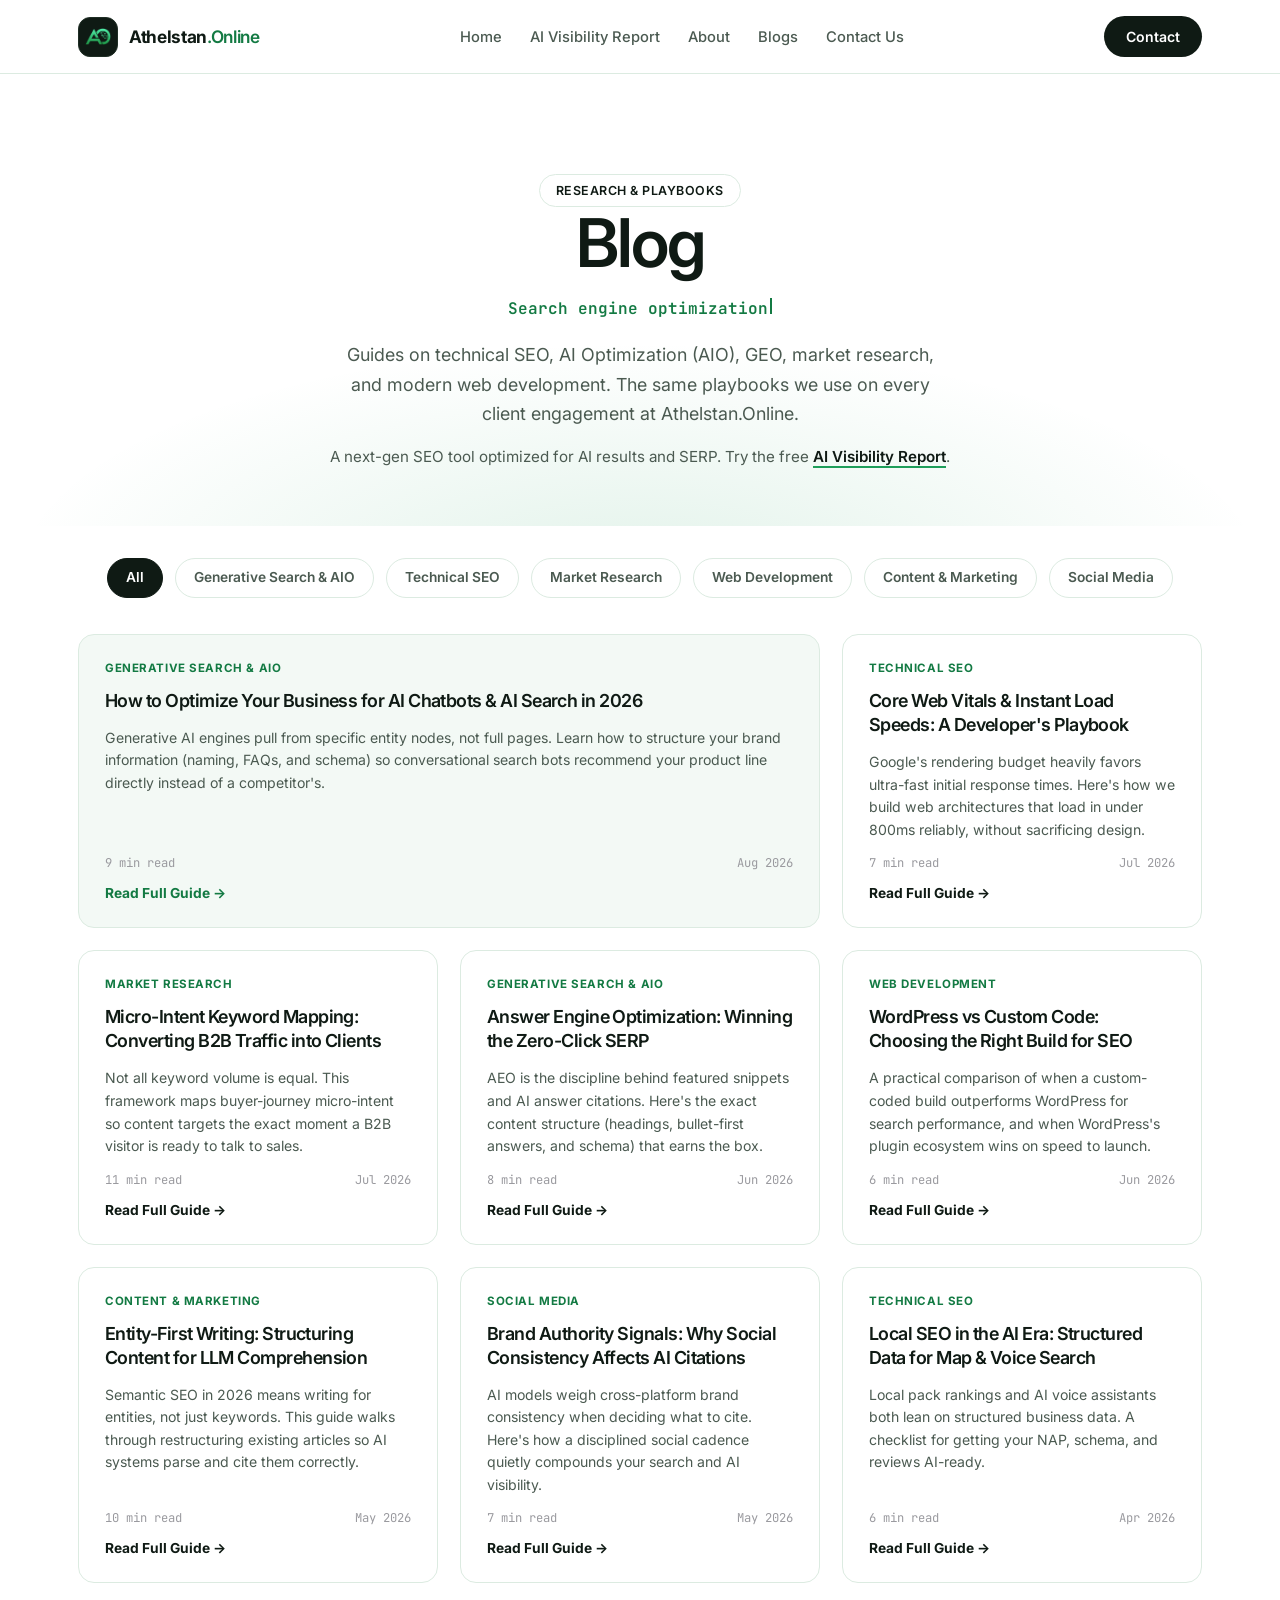
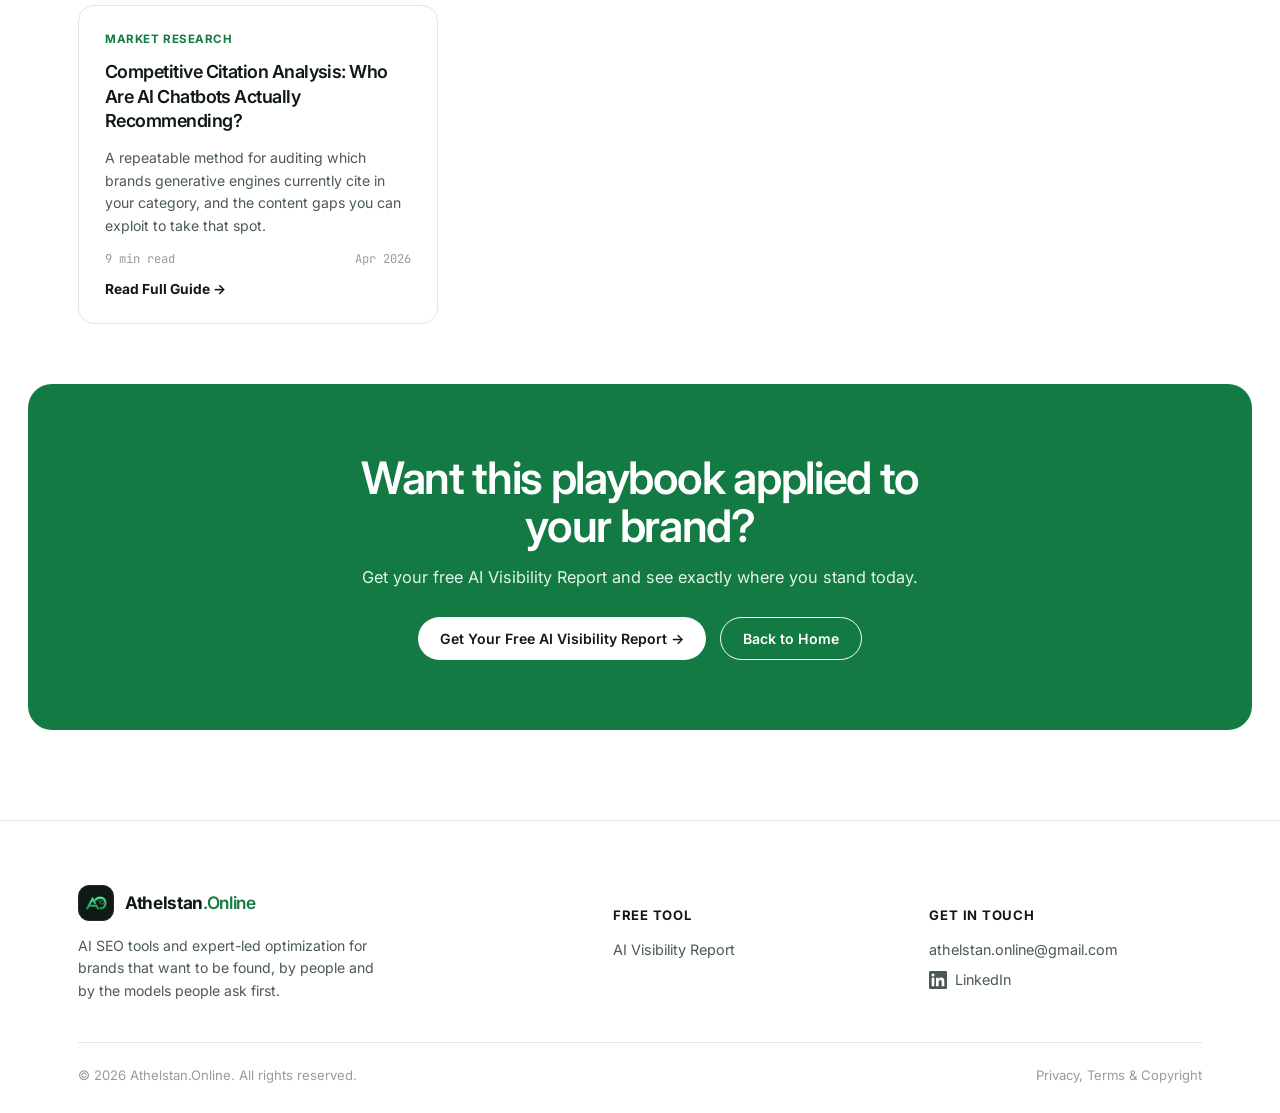
<file: blog.html>
<!DOCTYPE html>
<html lang="en">
<head>
<meta charset="UTF-8">
<meta name="viewport" content="width=device-width, initial-scale=1.0, viewport-fit=cover">
<title>Athelstan.Online Blog | SEO &amp; AIO Guides</title>
<meta name="description" content="Guides on search engine optimization, generative AI engine updates, market research, and high-performance web development from Athelstan.Online.">

<link rel="canonical" href="https://athelstan.online/blog">
<link rel="preconnect" href="https://fonts.googleapis.com">
<link rel="preconnect" href="https://fonts.gstatic.com" crossorigin>
<link href="https://fonts.googleapis.com/css2?family=Space+Grotesk:wght@400;500;600;700&family=Inter:wght@400;500;600;700&family=JetBrains+Mono:wght@400;500;700&display=swap" rel="stylesheet">

<link rel="icon" type="image/png" sizes="512x512" href="favicon-512.png">
<link rel="icon" type="image/png" sizes="192x192" href="favicon-192.png">
<link rel="icon" type="image/png" sizes="32x32" href="favicon-32.png">
<link rel="apple-touch-icon" href="favicon-192.png">

<link rel="stylesheet" href="styles.css">
</head>
<body>

<div id="scrollProgress"></div>
<div id="cursorGlow"></div>

<header>
  <div class="nav">
    <a href="/" class="brand" aria-label="Athelstan.Online home">
      <div class="brand-mark" style="position:relative;">
        <img src="logo.png" alt="Athelstan.Online logo">
      </div>
      <span class="brand-text">Athelstan<span class="brand-tld">.Online</span></span>
    </a>
    <nav class="links" id="navLinks">
      <a href="/">Home</a>
      <a href="/ai-visibility-score-checker">AI Visibility Report</a>
      <a href="/about">About</a>
      <a href="/blog" aria-current="page">Blogs</a>
      <a href="/contact">Contact Us</a>
    </nav>
    <div style="display:flex;align-items:center;gap:10px;">
      <a href="/contact" class="cta-btn nav-only">Contact</a>
      <button class="menu-toggle" id="menuToggle" aria-label="Toggle menu"><span></span><span></span><span></span></button>
    </div>
  </div>
</header>

<!-- ===================== KB HERO ===================== -->
<section class="kb-hero">
  <canvas class="section-network"></canvas>
  <div class="ambient-orb o1" style="top:-140px;right:-100px;"></div>
  <div class="ambient-orb o2" style="bottom:-120px;left:-80px;"></div>
  <div class="ambient-orb o3" style="top:40%;right:20%;"></div>


  <div class="kb-hero-inner">
    <span class="eyebrow">Research &amp; Playbooks</span>
    <h1>Blog</h1>
    <span class="tw-line" data-typewriter="Search engine optimization.|Generative AI engine updates.|Market &amp; growth research.|High-performance web development."></span>
    <p class="kb-sub">
      Guides on technical SEO, AI Optimization (AIO), GEO, market research, and modern web
      development. The same playbooks we use on every client engagement at Athelstan.Online.
    </p>
    <p class="kb-promo">A next-gen SEO tool optimized for AI results and SERP. Try the free <a href="/ai-visibility-score-checker">AI Visibility Report</a>.</p>


  </div>
</section>

<!-- ===================== FILTERS ===================== -->
<div class="kb-filters">
  <button class="kb-filter-btn active" data-filter="all">All</button>
  <button class="kb-filter-btn" data-filter="aio">Generative Search &amp; AIO</button>
  <button class="kb-filter-btn" data-filter="technical">Technical SEO</button>
  <button class="kb-filter-btn" data-filter="research">Market Research</button>
  <button class="kb-filter-btn" data-filter="webdev">Web Development</button>
  <button class="kb-filter-btn" data-filter="content">Content &amp; Marketing</button>
  <button class="kb-filter-btn" data-filter="social">Social Media</button>
</div>

<!-- ===================== ARTICLE GRID ===================== -->
<div class="kb-grid reveal-stagger">

  <article class="kb-card featured glow-card" data-category="aio">
    <span class="kb-tag">Generative Search &amp; AIO</span>
    <h3>How to Optimize Your Business for AI Chatbots &amp; AI Search in 2026</h3>
    <p class="kb-excerpt">Generative AI engines pull from specific entity nodes, not full pages. Learn how to structure your brand information (naming, FAQs, and schema) so conversational search bots recommend your product line directly instead of a competitor's.</p>
    <div class="kb-meta"><span>9 min read</span><span>Aug 2026</span></div>
    <a href="#" class="kb-read">Read Full Guide →</a>
  </article>

  <article class="kb-card glow-card" data-category="technical">
    <span class="kb-tag">Technical SEO</span>
    <h3>Core Web Vitals &amp; Instant Load Speeds: A Developer's Playbook</h3>
    <p class="kb-excerpt">Google's rendering budget heavily favors ultra-fast initial response times. Here's how we build web architectures that load in under 800ms reliably, without sacrificing design.</p>
    <div class="kb-meta"><span>7 min read</span><span>Jul 2026</span></div>
    <a href="#" class="kb-read">Read Full Guide →</a>
  </article>

  <article class="kb-card glow-card" data-category="research">
    <span class="kb-tag">Market Research</span>
    <h3>Micro-Intent Keyword Mapping: Converting B2B Traffic into Clients</h3>
    <p class="kb-excerpt">Not all keyword volume is equal. This framework maps buyer-journey micro-intent so content targets the exact moment a B2B visitor is ready to talk to sales.</p>
    <div class="kb-meta"><span>11 min read</span><span>Jul 2026</span></div>
    <a href="#" class="kb-read">Read Full Guide →</a>
  </article>

  <article class="kb-card glow-card" data-category="aio">
    <span class="kb-tag">Generative Search &amp; AIO</span>
    <h3>Answer Engine Optimization: Winning the Zero-Click SERP</h3>
    <p class="kb-excerpt">AEO is the discipline behind featured snippets and AI answer citations. Here's the exact content structure (headings, bullet-first answers, and schema) that earns the box.</p>
    <div class="kb-meta"><span>8 min read</span><span>Jun 2026</span></div>
    <a href="#" class="kb-read">Read Full Guide →</a>
  </article>

  <article class="kb-card glow-card" data-category="webdev">
    <span class="kb-tag">Web Development</span>
    <h3>WordPress vs Custom Code: Choosing the Right Build for SEO</h3>
    <p class="kb-excerpt">A practical comparison of when a custom-coded build outperforms WordPress for search performance, and when WordPress's plugin ecosystem wins on speed to launch.</p>
    <div class="kb-meta"><span>6 min read</span><span>Jun 2026</span></div>
    <a href="#" class="kb-read">Read Full Guide →</a>
  </article>

  <article class="kb-card glow-card" data-category="content">
    <span class="kb-tag">Content &amp; Marketing</span>
    <h3>Entity-First Writing: Structuring Content for LLM Comprehension</h3>
    <p class="kb-excerpt">Semantic SEO in 2026 means writing for entities, not just keywords. This guide walks through restructuring existing articles so AI systems parse and cite them correctly.</p>
    <div class="kb-meta"><span>10 min read</span><span>May 2026</span></div>
    <a href="#" class="kb-read">Read Full Guide →</a>
  </article>

  <article class="kb-card glow-card" data-category="social">
    <span class="kb-tag">Social Media</span>
    <h3>Brand Authority Signals: Why Social Consistency Affects AI Citations</h3>
    <p class="kb-excerpt">AI models weigh cross-platform brand consistency when deciding what to cite. Here's how a disciplined social cadence quietly compounds your search and AI visibility.</p>
    <div class="kb-meta"><span>7 min read</span><span>May 2026</span></div>
    <a href="#" class="kb-read">Read Full Guide →</a>
  </article>

  <article class="kb-card glow-card" data-category="technical">
    <span class="kb-tag">Technical SEO</span>
    <h3>Local SEO in the AI Era: Structured Data for Map &amp; Voice Search</h3>
    <p class="kb-excerpt">Local pack rankings and AI voice assistants both lean on structured business data. A checklist for getting your NAP, schema, and reviews AI-ready.</p>
    <div class="kb-meta"><span>6 min read</span><span>Apr 2026</span></div>
    <a href="#" class="kb-read">Read Full Guide →</a>
  </article>

  <article class="kb-card glow-card" data-category="research">
    <span class="kb-tag">Market Research</span>
    <h3>Competitive Citation Analysis: Who Are AI Chatbots Actually Recommending?</h3>
    <p class="kb-excerpt">A repeatable method for auditing which brands generative engines currently cite in your category, and the content gaps you can exploit to take that spot.</p>
    <div class="kb-meta"><span>9 min read</span><span>Apr 2026</span></div>
    <a href="#" class="kb-read">Read Full Guide →</a>
  </article>

</div>

<!-- ===================== CTA ===================== -->
<section style="padding:20px 0 90px;">
  <div class="cta-section reveal">
    <h2>Want this playbook applied to your brand?</h2>
    <p>Get your free AI Visibility Report and see exactly where you stand today.</p>
    <div class="hero-actions">
      <a href="/ai-visibility-score-checker" class="cta-btn">Get Your Free AI Visibility Report →</a>
      <a href="/" class="cta-btn ghost">Back to Home</a>
    </div>
  </div>
</section>

<footer>
  <div class="wrap">
    <div class="footer-grid">
      <div>
        <div class="brand" style="margin-bottom:14px;">
          <div class="brand-mark"><img src="logo.png" alt="Athelstan.Online logo"></div>
          <span class="brand-text">Athelstan<span class="brand-tld">.Online</span></span>
        </div>
        <p style="color:var(--ink-soft);font-size:.88rem;line-height:1.6;max-width:34ch;">
          AI SEO tools and expert-led optimization for brands that want to be found, by people and by the models people ask first.
        </p>
      </div>
      <div>
        <h5>Free Tool</h5>
        <a href="/ai-visibility-score-checker">AI Visibility Report</a>
      </div>
      <div>
        <h5>Get in Touch</h5>
        <a href="mailto:athelstan.online@gmail.com">athelstan.online@gmail.com</a>
        <a href="https://www.linkedin.com/company/athelstan-online/" target="_blank" rel="noopener" class="footer-social" aria-label="Athelstan.Online on LinkedIn"><svg width="18" height="18" viewBox="0 0 24 24" fill="currentColor" aria-hidden="true"><path d="M20.447 20.452h-3.554v-5.569c0-1.328-.027-3.037-1.852-3.037-1.853 0-2.136 1.445-2.136 2.939v5.667H9.351V9h3.414v1.561h.046c.477-.9 1.637-1.85 3.37-1.85 3.601 0 4.267 2.37 4.267 5.455v6.286zM5.337 7.433a2.062 2.062 0 1 1 0-4.125 2.062 2.062 0 0 1 0 4.125zM7.119 20.452H3.555V9h3.564v11.452zM22.225 0H1.771C.792 0 0 .774 0 1.729v20.542C0 23.227.792 24 1.771 24h20.451C23.2 24 24 23.227 24 22.271V1.729C24 .774 23.2 0 22.222 0h.003z"/></svg><span>LinkedIn</span></a>
      </div>
    </div>
    <div class="footer-bottom">
      <p>© 2026 Athelstan.Online. All rights reserved.</p>
      <p><a href="/legal">Privacy, Terms &amp; Copyright</a></p>
    </div>
  </div>
</footer>

<script src="main.js"></script>
</body>
</html>
</file>
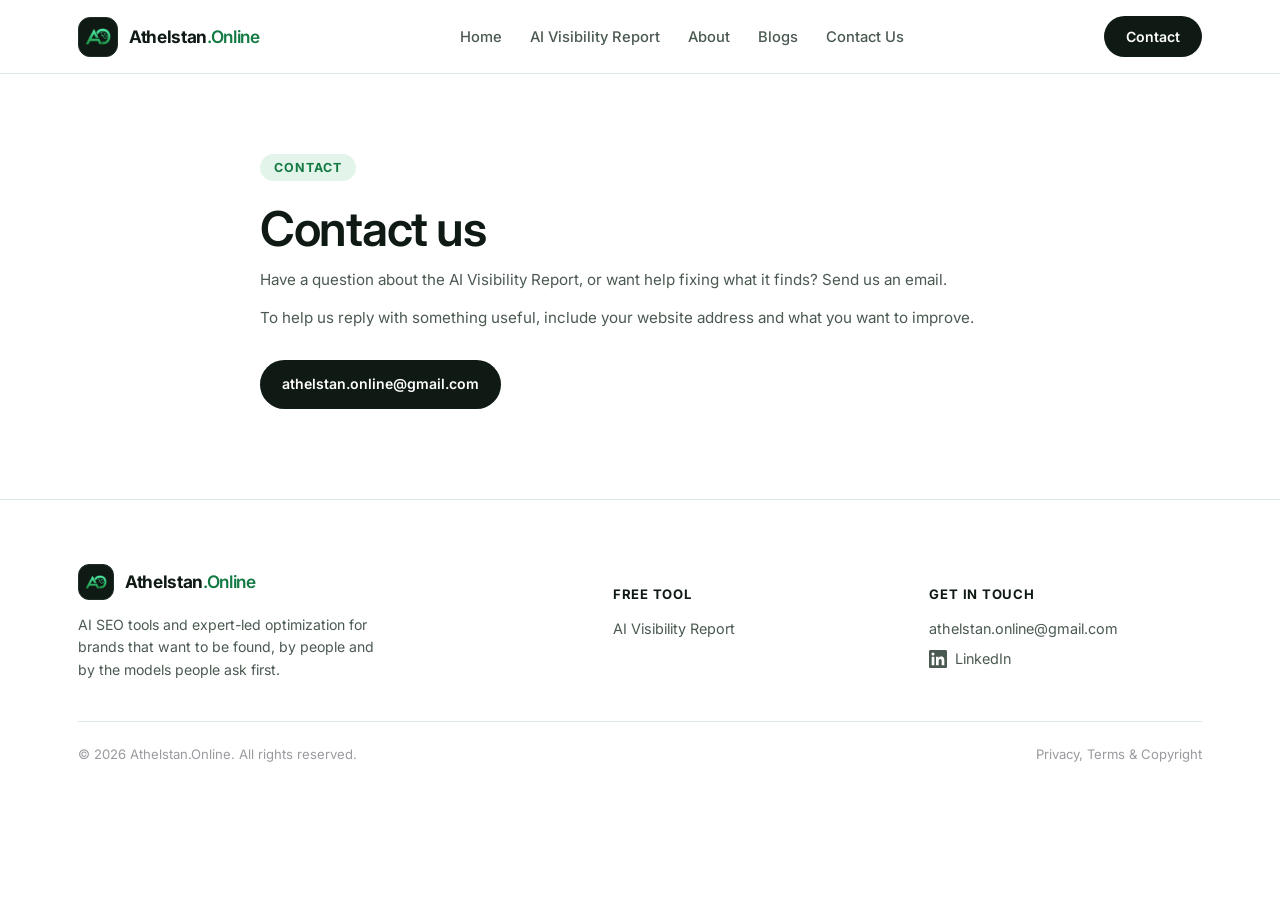
<file: contact.html>
<!DOCTYPE html>
<html lang="en">
<head>
<meta charset="UTF-8">
<meta name="viewport" content="width=device-width, initial-scale=1.0, viewport-fit=cover">
<title>Contact | Athelstan.Online</title>
<meta name="description" content="Contact Athelstan.Online about our AI SEO tools or expert-led AI Optimization and SEO help.">

<link rel="canonical" href="https://athelstan.online/contact">
<link rel="preconnect" href="https://fonts.googleapis.com">
<link rel="preconnect" href="https://fonts.gstatic.com" crossorigin>
<link href="https://fonts.googleapis.com/css2?family=Space+Grotesk:wght@400;500;600;700&family=Inter:wght@400;500;600;700&family=JetBrains+Mono:wght@400;500;700&display=swap" rel="stylesheet">

<link rel="icon" type="image/png" sizes="512x512" href="favicon-512.png">
<link rel="icon" type="image/png" sizes="192x192" href="favicon-192.png">
<link rel="icon" type="image/png" sizes="32x32" href="favicon-32.png">
<link rel="apple-touch-icon" href="favicon-192.png">

<link rel="stylesheet" href="styles.css">
</head>
<body>

<div id="scrollProgress"></div>
<div id="cursorGlow"></div>

<header>
  <div class="nav">
    <a href="/" class="brand" aria-label="Athelstan.Online home">
      <div class="brand-mark" style="position:relative;">
        <img src="logo.png" alt="Athelstan.Online logo">
      </div>
      <span class="brand-text">Athelstan<span class="brand-tld">.Online</span></span>
    </a>
    <nav class="links" id="navLinks">
      <a href="/">Home</a>
      <a href="/ai-visibility-score-checker">AI Visibility Report</a>
      <a href="/about">About</a>
      <a href="/blog">Blogs</a>
      <a href="/contact" aria-current="page">Contact Us</a>
    </nav>
    <div style="display:flex;align-items:center;gap:10px;">
      <a href="/contact" class="cta-btn nav-only">Contact</a>
      <button class="menu-toggle" id="menuToggle" aria-label="Toggle menu"><span></span><span></span><span></span></button>
    </div>
  </div>
</header>

<section class="legal-section">
  <div class="legal-wrap">
    <span class="section-tag">Contact</span>
    <h1>Contact us</h1>
    <p>Have a question about the AI Visibility Report, or want help fixing what it finds? Send us an email.</p>
    <p>To help us reply with something useful, include your website address and what you want to improve.</p>
    <p style="margin-top:28px;"><a href="mailto:athelstan.online@gmail.com" class="cta-btn">athelstan.online@gmail.com</a></p>
  </div>
</section>

<footer>
  <div class="wrap">
    <div class="footer-grid">
      <div>
        <div class="brand" style="margin-bottom:14px;">
          <div class="brand-mark"><img src="logo.png" alt="Athelstan.Online logo"></div>
          <span class="brand-text">Athelstan<span class="brand-tld">.Online</span></span>
        </div>
        <p style="color:var(--ink-soft);font-size:.88rem;line-height:1.6;max-width:34ch;">
          AI SEO tools and expert-led optimization for brands that want to be found, by people and by the models people ask first.
        </p>
      </div>
      <div>
        <h5>Free Tool</h5>
        <a href="/ai-visibility-score-checker">AI Visibility Report</a>
      </div>
      <div>
        <h5>Get in Touch</h5>
        <a href="mailto:athelstan.online@gmail.com">athelstan.online@gmail.com</a>
        <a href="https://www.linkedin.com/company/athelstan-online/" target="_blank" rel="noopener" class="footer-social" aria-label="Athelstan.Online on LinkedIn"><svg width="18" height="18" viewBox="0 0 24 24" fill="currentColor" aria-hidden="true"><path d="M20.447 20.452h-3.554v-5.569c0-1.328-.027-3.037-1.852-3.037-1.853 0-2.136 1.445-2.136 2.939v5.667H9.351V9h3.414v1.561h.046c.477-.9 1.637-1.85 3.37-1.85 3.601 0 4.267 2.37 4.267 5.455v6.286zM5.337 7.433a2.062 2.062 0 1 1 0-4.125 2.062 2.062 0 0 1 0 4.125zM7.119 20.452H3.555V9h3.564v11.452zM22.225 0H1.771C.792 0 0 .774 0 1.729v20.542C0 23.227.792 24 1.771 24h20.451C23.2 24 24 23.227 24 22.271V1.729C24 .774 23.2 0 22.222 0h.003z"/></svg><span>LinkedIn</span></a>
      </div>
    </div>
    <div class="footer-bottom">
      <p>© 2026 Athelstan.Online. All rights reserved.</p>
      <p><a href="/legal">Privacy, Terms &amp; Copyright</a></p>
    </div>
  </div>
</footer>

<script src="main.js"></script>
</body>
</html>
</file>
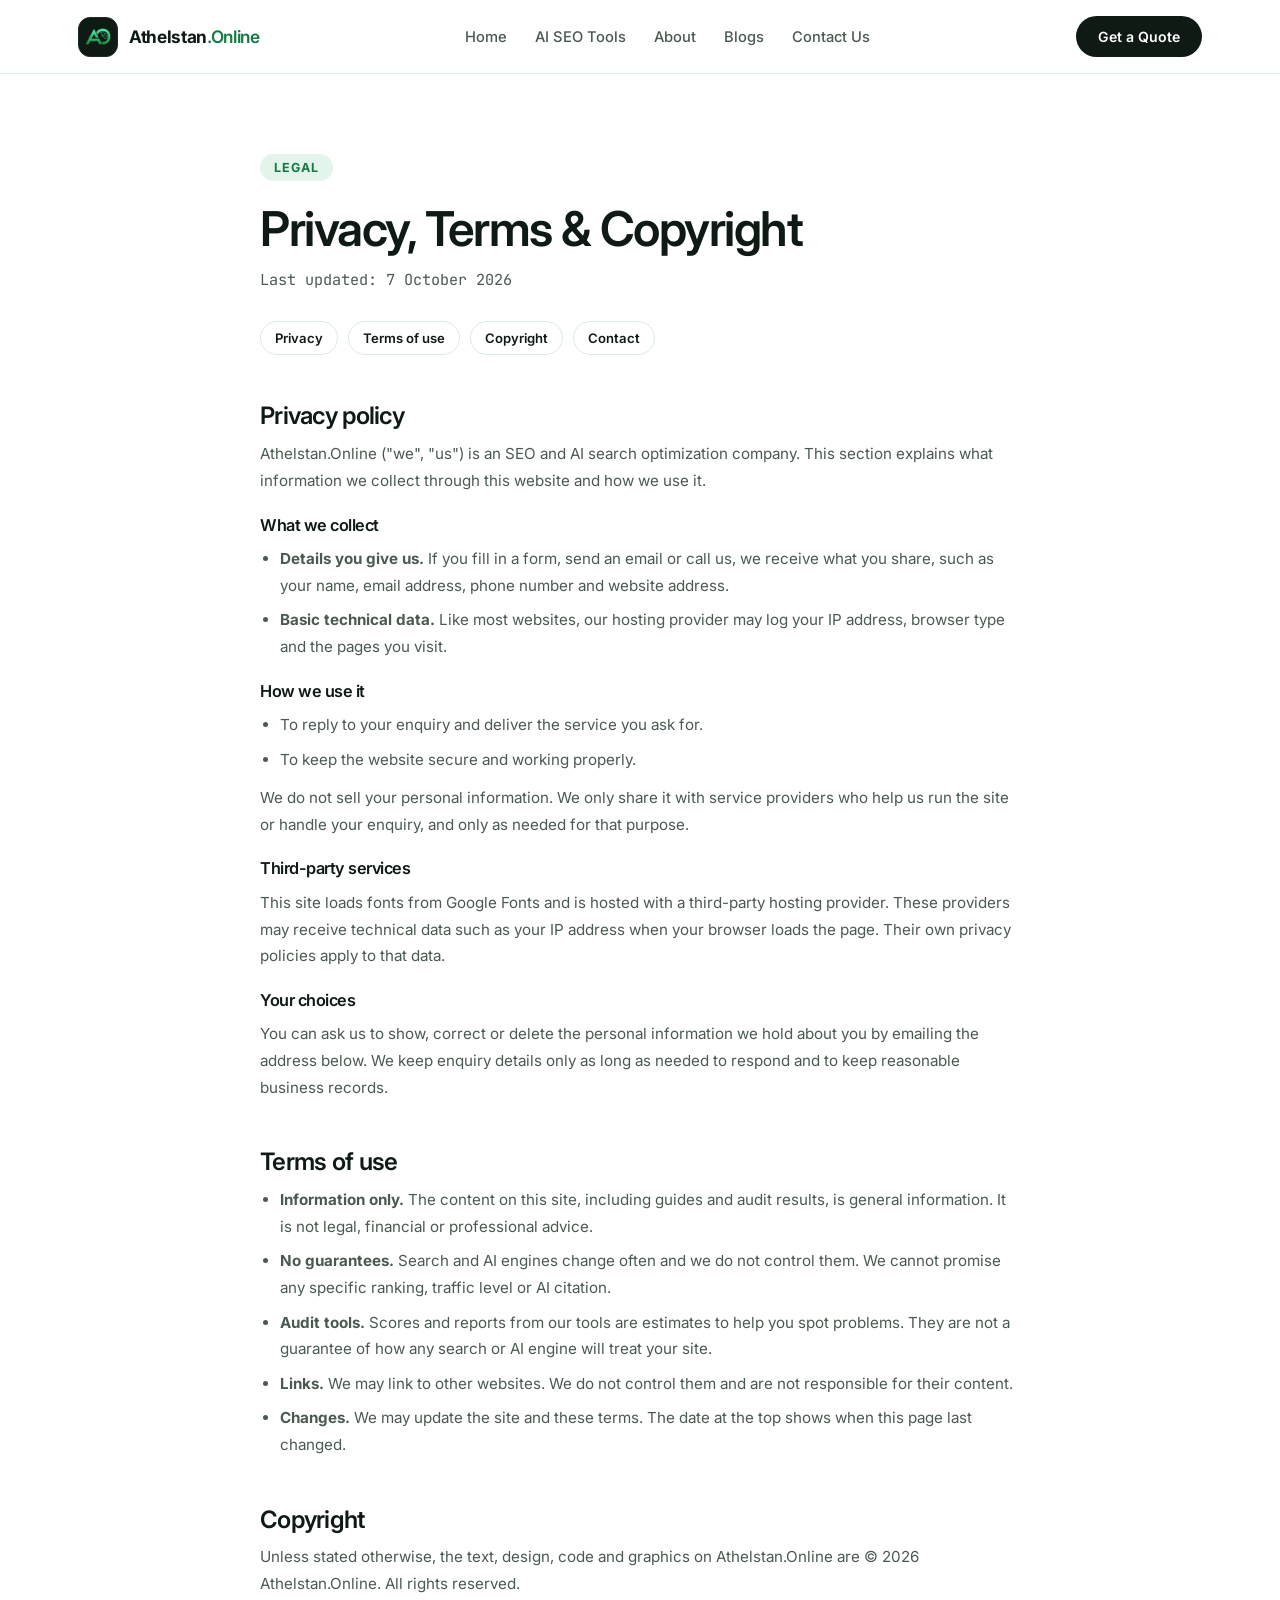
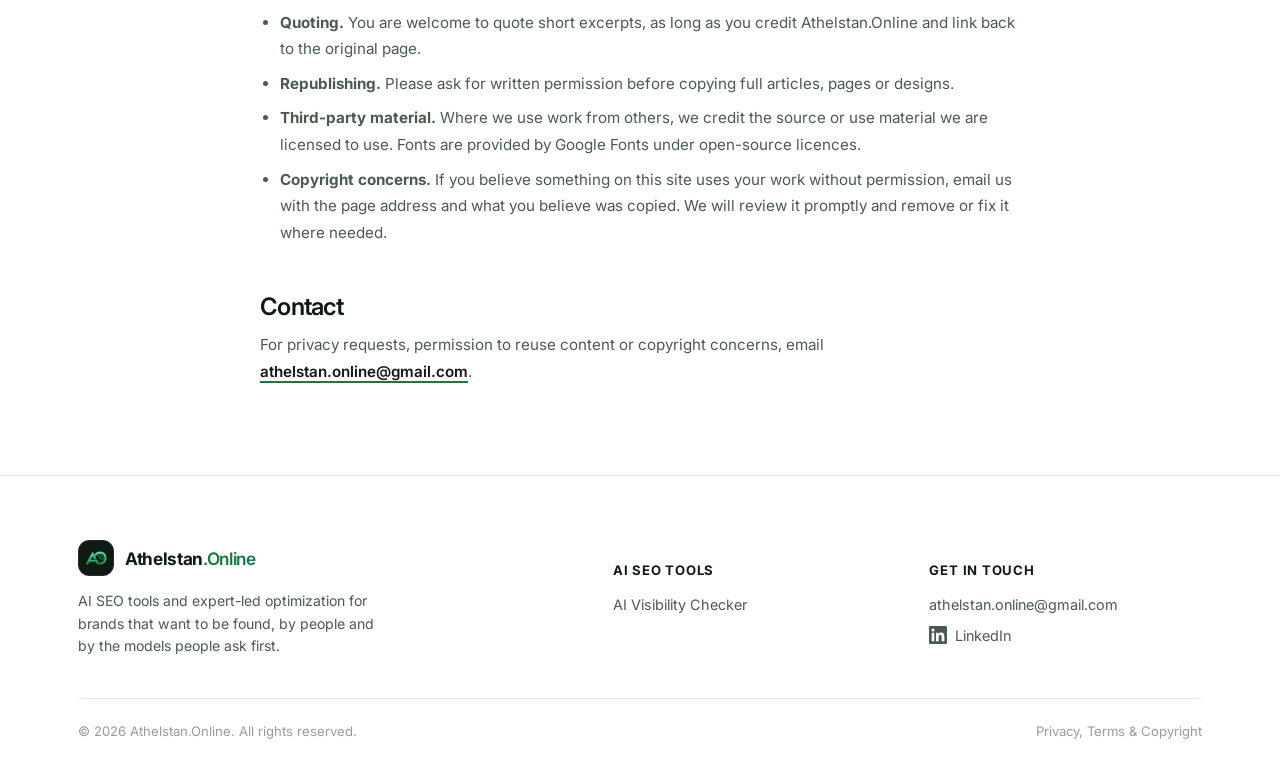
<file: legal.html>
<!DOCTYPE html>
<html lang="en">
<head>
<meta charset="UTF-8">
<meta name="viewport" content="width=device-width, initial-scale=1.0, viewport-fit=cover">
<title>Privacy, Terms &amp; Copyright | Athelstan.Online</title>
<meta name="description" content="Privacy policy, terms of use, copyright and trademark notices for Athelstan.Online.">

<link rel="canonical" href="https://athelstan.online/legal">
<link rel="preconnect" href="https://fonts.googleapis.com">
<link rel="preconnect" href="https://fonts.gstatic.com" crossorigin>
<link href="https://fonts.googleapis.com/css2?family=Space+Grotesk:wght@400;500;600;700&family=Inter:wght@400;500;600;700&family=JetBrains+Mono:wght@400;500;700&display=swap" rel="stylesheet">

<link rel="icon" type="image/png" sizes="512x512" href="favicon-512.png">
<link rel="icon" type="image/png" sizes="192x192" href="favicon-192.png">
<link rel="icon" type="image/png" sizes="32x32" href="favicon-32.png">
<link rel="apple-touch-icon" href="favicon-192.png">

<link rel="stylesheet" href="styles.css">
</head>
<body>

<div id="scrollProgress"></div>

<header>
  <div class="nav">
    <a href="/" class="brand" aria-label="Athelstan.Online home">
      <div class="brand-mark" style="position:relative;">
        <img src="logo.png" alt="Athelstan.Online logo">
      </div>
      <span class="brand-text">Athelstan<span class="brand-tld">.Online</span></span>
    </a>
    <nav class="links" id="navLinks">
      <a href="/">Home</a>
      <a href="/ai-visibility-score-checker">AI SEO Tools</a>
      <a href="/about">About</a>
      <a href="/blog">Blogs</a>
      <a href="/contact">Contact Us</a>
    </nav>
    <div style="display:flex;align-items:center;gap:10px;">
      <a href="/contact" class="cta-btn nav-only">Get a Quote</a>
      <button class="menu-toggle" id="menuToggle" aria-label="Toggle menu"><span></span><span></span><span></span></button>
    </div>
  </div>
</header>

<section class="legal-section">
  <div class="legal-wrap">
    <span class="section-tag">Legal</span>
    <h1>Privacy, Terms &amp; Copyright</h1>
    <p class="legal-updated">Last updated: 7 October 2026</p>

    <nav class="legal-toc" aria-label="On this page">
      <a href="#privacy">Privacy</a>
      <a href="#terms">Terms of use</a>
      <a href="#copyright">Copyright</a>
      <a href="#contact-legal">Contact</a>
    </nav>

    <h2 id="privacy">Privacy policy</h2>
    <p>Athelstan.Online ("we", "us") is an SEO and AI search optimization company. This section explains what information we collect through this website and how we use it.</p>
    <h3>What we collect</h3>
    <ul>
      <li><strong>Details you give us.</strong> If you fill in a form, send an email or call us, we receive what you share, such as your name, email address, phone number and website address.</li>
      <li><strong>Basic technical data.</strong> Like most websites, our hosting provider may log your IP address, browser type and the pages you visit.</li>
    </ul>
    <h3>How we use it</h3>
    <ul>
      <li>To reply to your enquiry and deliver the service you ask for.</li>
      <li>To keep the website secure and working properly.</li>
    </ul>
    <p>We do not sell your personal information. We only share it with service providers who help us run the site or handle your enquiry, and only as needed for that purpose.</p>
    <h3>Third-party services</h3>
    <p>This site loads fonts from Google Fonts and is hosted with a third-party hosting provider. These providers may receive technical data such as your IP address when your browser loads the page. Their own privacy policies apply to that data.</p>
    <h3>Your choices</h3>
    <p>You can ask us to show, correct or delete the personal information we hold about you by emailing the address below. We keep enquiry details only as long as needed to respond and to keep reasonable business records.</p>

    <h2 id="terms">Terms of use</h2>
    <ul>
      <li><strong>Information only.</strong> The content on this site, including guides and audit results, is general information. It is not legal, financial or professional advice.</li>
      <li><strong>No guarantees.</strong> Search and AI engines change often and we do not control them. We cannot promise any specific ranking, traffic level or AI citation.</li>
      <li><strong>Audit tools.</strong> Scores and reports from our tools are estimates to help you spot problems. They are not a guarantee of how any search or AI engine will treat your site.</li>
      <li><strong>Links.</strong> We may link to other websites. We do not control them and are not responsible for their content.</li>
      <li><strong>Changes.</strong> We may update the site and these terms. The date at the top shows when this page last changed.</li>
    </ul>

    <h2 id="copyright">Copyright</h2>
    <p>Unless stated otherwise, the text, design, code and graphics on Athelstan.Online are © 2026 Athelstan.Online. All rights reserved.</p>
    <ul>
      <li><strong>Quoting.</strong> You are welcome to quote short excerpts, as long as you credit Athelstan.Online and link back to the original page.</li>
      <li><strong>Republishing.</strong> Please ask for written permission before copying full articles, pages or designs.</li>
      <li><strong>Third-party material.</strong> Where we use work from others, we credit the source or use material we are licensed to use. Fonts are provided by Google Fonts under open-source licences.</li>
      <li><strong>Copyright concerns.</strong> If you believe something on this site uses your work without permission, email us with the page address and what you believe was copied. We will review it promptly and remove or fix it where needed.</li>
    </ul>


    <h2 id="contact-legal">Contact</h2>
    <p>For privacy requests, permission to reuse content or copyright concerns, email <a class="legal-link" href="mailto:athelstan.online@gmail.com">athelstan.online@gmail.com</a>.</p>
  </div>
</section>

<footer>
  <div class="wrap">
    <div class="footer-grid">
      <div>
        <div class="brand" style="margin-bottom:14px;">
          <div class="brand-mark"><img src="logo.png" alt="Athelstan.Online logo"></div>
          <span class="brand-text">Athelstan<span class="brand-tld">.Online</span></span>
        </div>
        <p style="color:var(--ink-soft);font-size:.88rem;line-height:1.6;max-width:34ch;">
          AI SEO tools and expert-led optimization for brands that want to be found, by people and by the models people ask first.
        </p>
      </div>
      <div>
        <h5>AI SEO Tools</h5>
        <a href="/ai-visibility-score-checker">AI Visibility Checker</a>
      </div>
      <div>
        <h5>Get in Touch</h5>
        <a href="mailto:athelstan.online@gmail.com">athelstan.online@gmail.com</a>
        <a href="https://www.linkedin.com/company/athelstan-online/" target="_blank" rel="noopener" class="footer-social" aria-label="Athelstan.Online on LinkedIn"><svg width="18" height="18" viewBox="0 0 24 24" fill="currentColor" aria-hidden="true"><path d="M20.447 20.452h-3.554v-5.569c0-1.328-.027-3.037-1.852-3.037-1.853 0-2.136 1.445-2.136 2.939v5.667H9.351V9h3.414v1.561h.046c.477-.9 1.637-1.85 3.37-1.85 3.601 0 4.267 2.37 4.267 5.455v6.286zM5.337 7.433a2.062 2.062 0 1 1 0-4.125 2.062 2.062 0 0 1 0 4.125zM7.119 20.452H3.555V9h3.564v11.452zM22.225 0H1.771C.792 0 0 .774 0 1.729v20.542C0 23.227.792 24 1.771 24h20.451C23.2 24 24 23.227 24 22.271V1.729C24 .774 23.2 0 22.222 0h.003z"/></svg><span>LinkedIn</span></a>
      </div>
    </div>
    <div class="footer-bottom">
      <p>© 2026 Athelstan.Online. All rights reserved.</p>
      <p><a href="/legal">Privacy, Terms &amp; Copyright</a></p>
    </div>
  </div>
</footer>

<script src="main.js"></script>
</body>
</html>
</file>
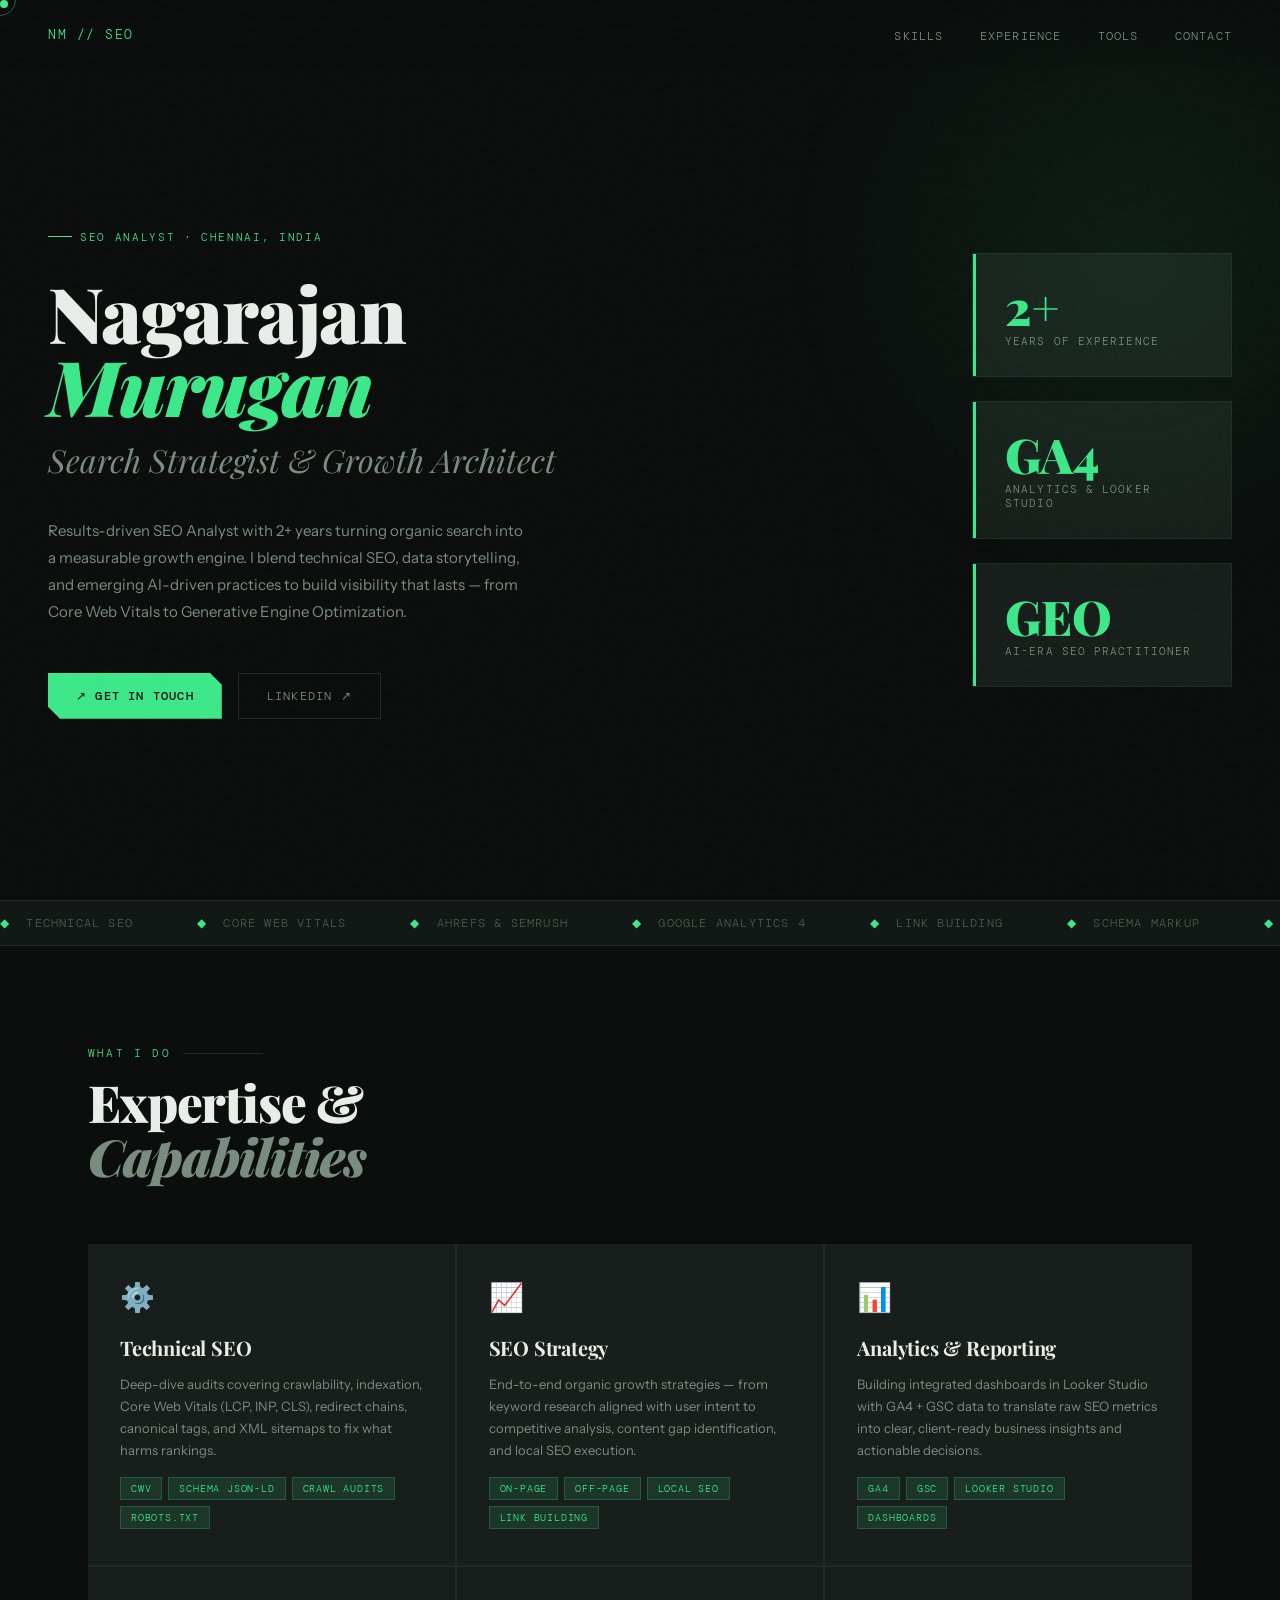
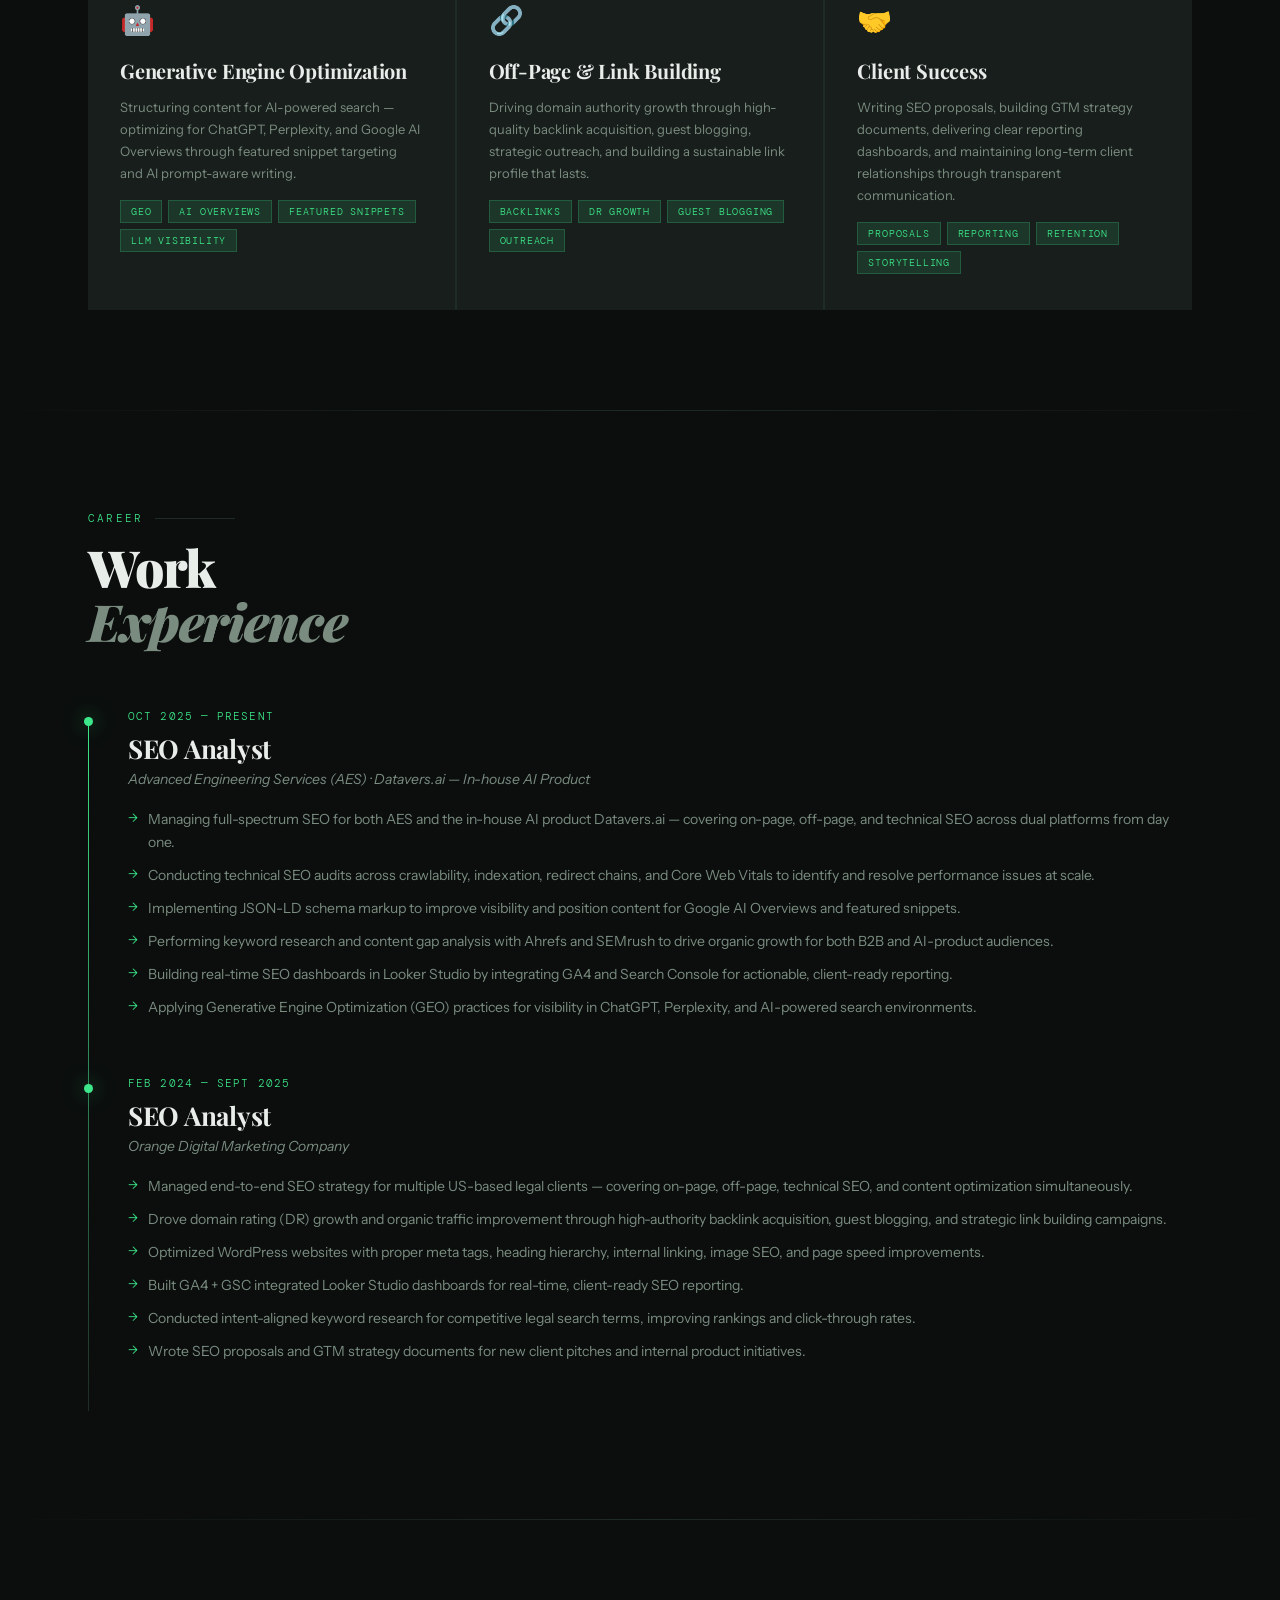
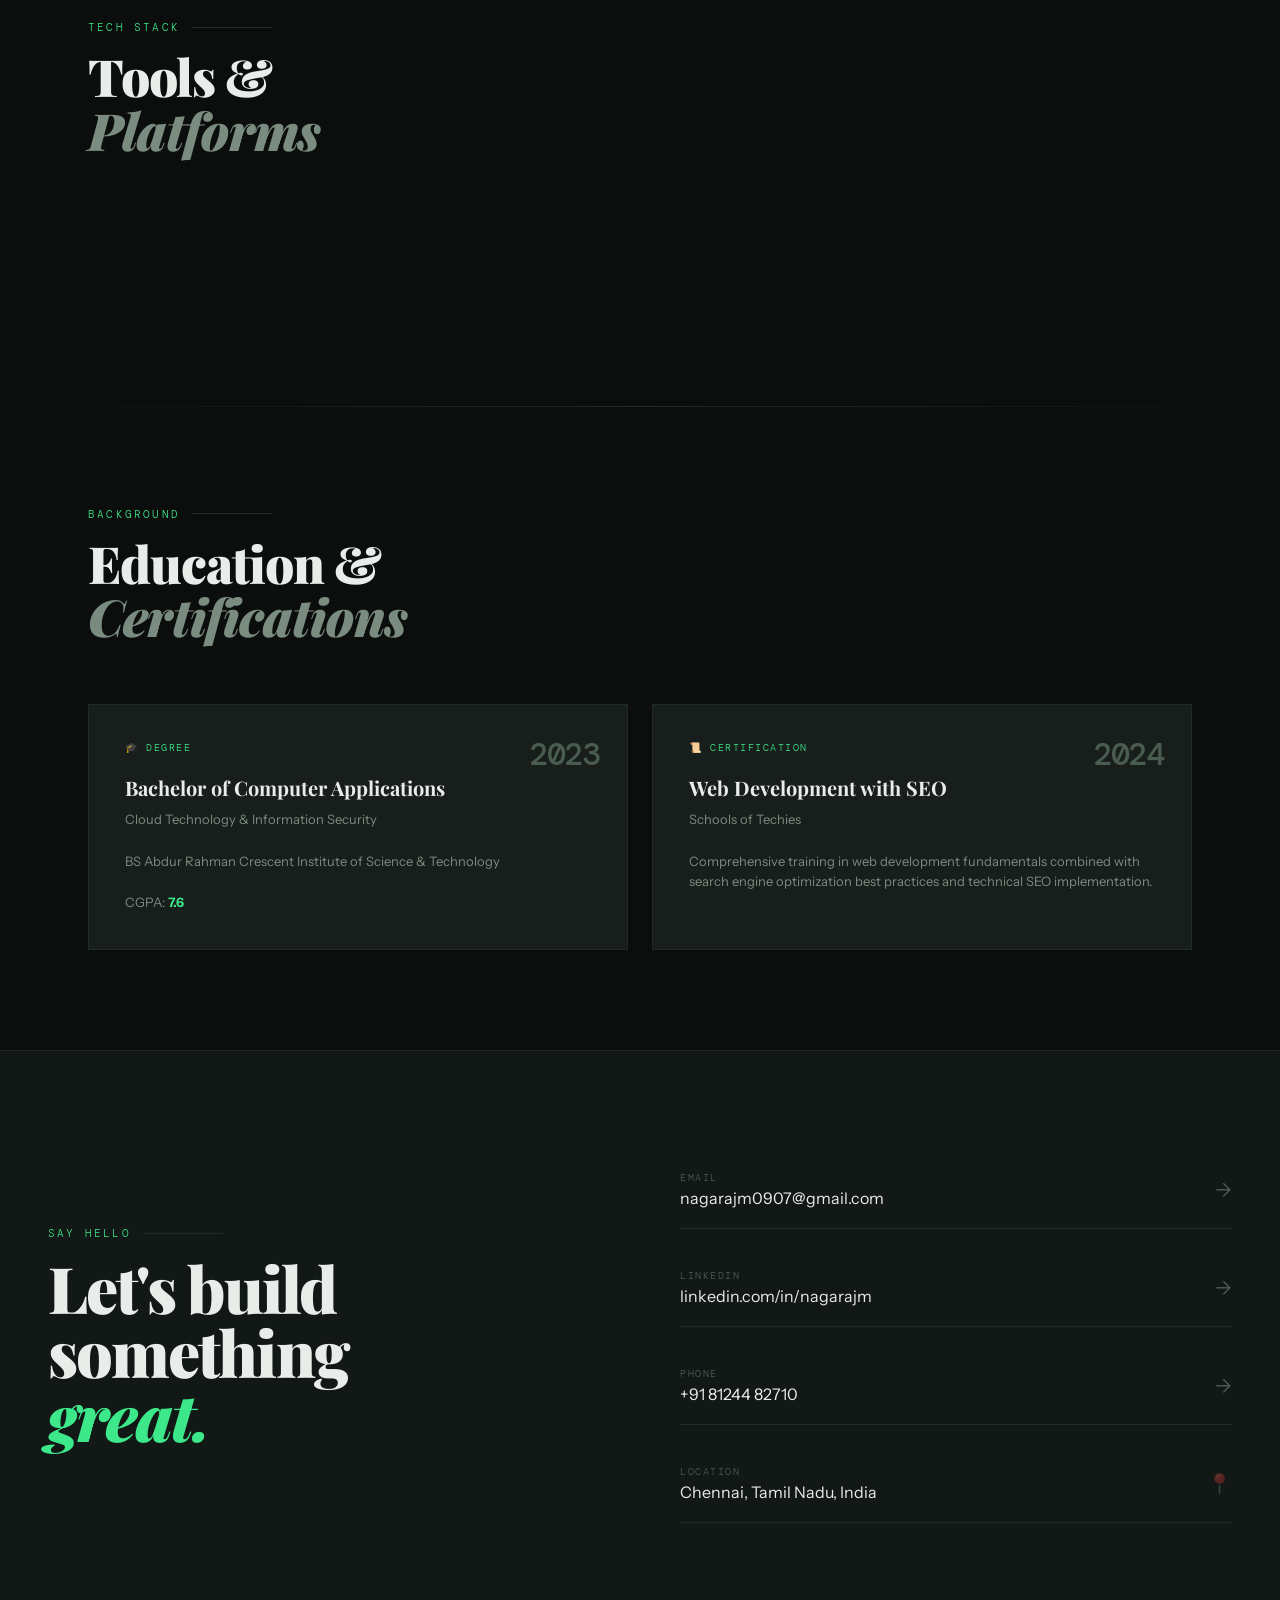
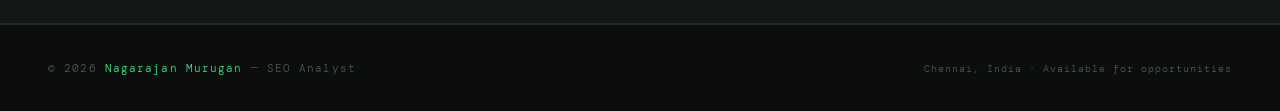
<file: Nagaraj Portfolio.html>
<!DOCTYPE html>
<html lang="en">
<head>
<meta charset="UTF-8">
<meta name="viewport" content="width=device-width, initial-scale=1.0">
<title>Nagarajan Murugan — SEO Analyst</title>
<link href="https://fonts.googleapis.com/css2?family=Playfair+Display:ital,wght@0,400;0,700;0,900;1,400&family=DM+Mono:wght@300;400;500&family=Instrument+Sans:wght@300;400;500;600&display=swap" rel="stylesheet">
<style>
  :root {
    --bg: #0b0e0d;
    --surface: #121816;
    --card: #181e1b;
    --border: #1f2b25;
    --accent: #3de88a;
    --accent2: #1aff7c;
    --accent-dim: rgba(61,232,138,0.12);
    --text: #e8ede9;
    --text-muted: #7a8c80;
    --text-dim: #4a5c50;
    --serif: 'Playfair Display', Georgia, serif;
    --mono: 'DM Mono', monospace;
    --sans: 'Instrument Sans', sans-serif;
  }

  *, *::before, *::after { box-sizing: border-box; margin: 0; padding: 0; }

  html { scroll-behavior: smooth; }

  body {
    background: var(--bg);
    color: var(--text);
    font-family: var(--sans);
    font-weight: 300;
    overflow-x: hidden;
    cursor: none;
  }

  /* Custom cursor */
  .cursor {
    position: fixed;
    width: 8px; height: 8px;
    background: var(--accent);
    border-radius: 50%;
    pointer-events: none;
    z-index: 9999;
    transition: transform 0.15s ease;
    mix-blend-mode: screen;
  }
  .cursor-ring {
    position: fixed;
    width: 32px; height: 32px;
    border: 1px solid rgba(61,232,138,0.4);
    border-radius: 50%;
    pointer-events: none;
    z-index: 9998;
    transition: all 0.25s ease;
    transform: translate(-50%, -50%);
  }

  /* Noise overlay */
  body::before {
    content: '';
    position: fixed;
    inset: 0;
    background-image: url("data:image/svg+xml,%3Csvg viewBox='0 0 200 200' xmlns='http://www.w3.org/2000/svg'%3E%3Cfilter id='noise'%3E%3CfeTurbulence type='fractalNoise' baseFrequency='0.9' numOctaves='4' stitchTiles='stitch'/%3E%3C/filter%3E%3Crect width='100%25' height='100%25' filter='url(%23noise)' opacity='0.03'/%3E%3C/svg%3E");
    pointer-events: none;
    z-index: 1000;
    opacity: 0.4;
  }

  /* NAV */
  nav {
    position: fixed;
    top: 0; left: 0; right: 0;
    z-index: 100;
    padding: 24px 48px;
    display: flex;
    justify-content: space-between;
    align-items: center;
    background: linear-gradient(to bottom, rgba(11,14,13,0.95), transparent);
    backdrop-filter: blur(12px);
  }
  .nav-logo {
    font-family: var(--mono);
    font-size: 13px;
    color: var(--accent);
    letter-spacing: 0.12em;
    text-transform: uppercase;
  }
  .nav-links {
    display: flex;
    gap: 36px;
    list-style: none;
  }
  .nav-links a {
    font-family: var(--mono);
    font-size: 12px;
    color: var(--text-muted);
    text-decoration: none;
    letter-spacing: 0.1em;
    text-transform: uppercase;
    transition: color 0.2s;
  }
  .nav-links a:hover { color: var(--accent); }

  /* HERO */
  .hero {
    min-height: 100vh;
    display: grid;
    grid-template-columns: 1fr 1fr;
    align-items: center;
    padding: 120px 48px 80px;
    position: relative;
    overflow: hidden;
  }

  .hero::after {
    content: '';
    position: absolute;
    top: -100px;
    right: -200px;
    width: 700px;
    height: 700px;
    background: radial-gradient(circle, rgba(61,232,138,0.07) 0%, transparent 70%);
    pointer-events: none;
  }

  .hero-content { position: relative; z-index: 2; }

  .hero-tag {
    display: inline-flex;
    align-items: center;
    gap: 8px;
    font-family: var(--mono);
    font-size: 11px;
    color: var(--accent);
    letter-spacing: 0.15em;
    text-transform: uppercase;
    margin-bottom: 32px;
    opacity: 0;
    animation: fadeUp 0.8s ease 0.2s forwards;
  }
  .hero-tag::before {
    content: '';
    width: 24px; height: 1px;
    background: var(--accent);
  }

  .hero-name {
    font-family: var(--serif);
    font-size: clamp(52px, 6vw, 88px);
    font-weight: 900;
    line-height: 0.95;
    letter-spacing: -0.02em;
    margin-bottom: 16px;
    opacity: 0;
    animation: fadeUp 0.8s ease 0.4s forwards;
  }

  .hero-name .accent-word {
    color: var(--accent);
    font-style: italic;
  }

  .hero-title {
    font-family: var(--serif);
    font-size: clamp(20px, 2.5vw, 32px);
    font-weight: 400;
    font-style: italic;
    color: var(--text-muted);
    margin-bottom: 36px;
    opacity: 0;
    animation: fadeUp 0.8s ease 0.6s forwards;
  }

  .hero-bio {
    font-size: 15px;
    line-height: 1.8;
    color: var(--text-muted);
    max-width: 480px;
    margin-bottom: 48px;
    font-weight: 300;
    opacity: 0;
    animation: fadeUp 0.8s ease 0.8s forwards;
  }

  .hero-cta {
    display: flex;
    gap: 16px;
    flex-wrap: wrap;
    opacity: 0;
    animation: fadeUp 0.8s ease 1s forwards;
  }

  .btn-primary {
    display: inline-flex;
    align-items: center;
    gap: 8px;
    padding: 14px 28px;
    background: var(--accent);
    color: #080c0a;
    font-family: var(--mono);
    font-size: 12px;
    letter-spacing: 0.1em;
    text-transform: uppercase;
    text-decoration: none;
    font-weight: 500;
    transition: all 0.25s;
    clip-path: polygon(0 0, calc(100% - 12px) 0, 100% 12px, 100% 100%, 12px 100%, 0 calc(100% - 12px));
  }
  .btn-primary:hover {
    background: var(--accent2);
    transform: translateY(-2px);
    box-shadow: 0 12px 40px rgba(61,232,138,0.3);
  }

  .btn-ghost {
    display: inline-flex;
    align-items: center;
    gap: 8px;
    padding: 14px 28px;
    border: 1px solid var(--border);
    color: var(--text-muted);
    font-family: var(--mono);
    font-size: 12px;
    letter-spacing: 0.1em;
    text-transform: uppercase;
    text-decoration: none;
    transition: all 0.25s;
  }
  .btn-ghost:hover {
    border-color: var(--accent);
    color: var(--accent);
    transform: translateY(-2px);
  }

  /* Hero right - stats */
  .hero-right {
    display: flex;
    flex-direction: column;
    align-items: flex-end;
    gap: 24px;
    opacity: 0;
    animation: fadeIn 1s ease 1.2s forwards;
  }

  .stat-card {
    background: var(--card);
    border: 1px solid var(--border);
    padding: 28px 32px;
    width: 260px;
    position: relative;
    overflow: hidden;
    transition: transform 0.3s, border-color 0.3s;
  }
  .stat-card::before {
    content: '';
    position: absolute;
    top: 0; left: 0;
    width: 3px; height: 100%;
    background: var(--accent);
  }
  .stat-card:hover {
    transform: translateX(-8px);
    border-color: var(--accent);
  }
  .stat-num {
    font-family: var(--serif);
    font-size: 48px;
    font-weight: 900;
    color: var(--accent);
    line-height: 1;
    margin-bottom: 4px;
  }
  .stat-label {
    font-family: var(--mono);
    font-size: 11px;
    color: var(--text-muted);
    letter-spacing: 0.1em;
    text-transform: uppercase;
  }

  /* Scrolling ticker */
  .ticker {
    border-top: 1px solid var(--border);
    border-bottom: 1px solid var(--border);
    padding: 14px 0;
    overflow: hidden;
    background: var(--surface);
  }
  .ticker-track {
    display: flex;
    gap: 64px;
    animation: ticker 25s linear infinite;
    white-space: nowrap;
  }
  .ticker-item {
    font-family: var(--mono);
    font-size: 12px;
    color: var(--text-dim);
    letter-spacing: 0.1em;
    text-transform: uppercase;
    flex-shrink: 0;
  }
  .ticker-item span { color: var(--accent); margin-right: 8px; }

  /* SECTIONS */
  section {
    padding: 100px 48px;
    max-width: 1200px;
    margin: 0 auto;
  }

  .section-label {
    font-family: var(--mono);
    font-size: 11px;
    color: var(--accent);
    letter-spacing: 0.2em;
    text-transform: uppercase;
    margin-bottom: 16px;
    display: flex;
    align-items: center;
    gap: 12px;
  }
  .section-label::after {
    content: '';
    flex: 1;
    height: 1px;
    background: var(--border);
    max-width: 80px;
  }

  .section-title {
    font-family: var(--serif);
    font-size: clamp(36px, 4vw, 56px);
    font-weight: 900;
    line-height: 1.05;
    margin-bottom: 60px;
    letter-spacing: -0.02em;
  }

  /* SKILLS */
  .skills-grid {
    display: grid;
    grid-template-columns: repeat(auto-fit, minmax(280px, 1fr));
    gap: 2px;
    background: var(--border);
  }

  .skill-block {
    background: var(--card);
    padding: 36px 32px;
    position: relative;
    overflow: hidden;
    transition: background 0.3s;
  }
  .skill-block:hover { background: var(--surface); }
  .skill-block:hover .skill-icon { transform: scale(1.1); }

  .skill-icon {
    font-size: 28px;
    margin-bottom: 20px;
    transition: transform 0.3s;
    display: block;
  }
  .skill-block h3 {
    font-family: var(--serif);
    font-size: 20px;
    font-weight: 700;
    margin-bottom: 12px;
    letter-spacing: -0.01em;
  }
  .skill-block p {
    font-size: 13px;
    line-height: 1.7;
    color: var(--text-muted);
  }
  .skill-tags {
    display: flex;
    flex-wrap: wrap;
    gap: 6px;
    margin-top: 16px;
  }
  .skill-tag {
    font-family: var(--mono);
    font-size: 10px;
    padding: 4px 10px;
    background: var(--accent-dim);
    color: var(--accent);
    border: 1px solid rgba(61,232,138,0.2);
    letter-spacing: 0.08em;
    text-transform: uppercase;
  }

  /* EXPERIENCE */
  .experience-timeline {
    position: relative;
  }
  .experience-timeline::before {
    content: '';
    position: absolute;
    left: 0; top: 8px; bottom: 8px;
    width: 1px;
    background: linear-gradient(to bottom, var(--accent), var(--border));
  }

  .exp-item {
    padding: 0 0 56px 40px;
    position: relative;
    opacity: 0;
    transform: translateX(-20px);
    transition: all 0.6s ease;
  }
  .exp-item.visible {
    opacity: 1;
    transform: translateX(0);
  }
  .exp-item::before {
    content: '';
    position: absolute;
    left: -4px; top: 8px;
    width: 9px; height: 9px;
    border-radius: 50%;
    background: var(--accent);
    box-shadow: 0 0 20px rgba(61,232,138,0.6);
  }

  .exp-period {
    font-family: var(--mono);
    font-size: 11px;
    color: var(--accent);
    letter-spacing: 0.1em;
    text-transform: uppercase;
    margin-bottom: 8px;
  }
  .exp-role {
    font-family: var(--serif);
    font-size: 26px;
    font-weight: 700;
    margin-bottom: 4px;
    letter-spacing: -0.01em;
  }
  .exp-company {
    font-size: 14px;
    color: var(--text-muted);
    margin-bottom: 20px;
    font-style: italic;
  }
  .exp-bullets {
    list-style: none;
    display: flex;
    flex-direction: column;
    gap: 10px;
  }
  .exp-bullets li {
    font-size: 14px;
    line-height: 1.65;
    color: var(--text-muted);
    padding-left: 20px;
    position: relative;
  }
  .exp-bullets li::before {
    content: '→';
    position: absolute;
    left: 0;
    color: var(--accent);
    font-size: 12px;
  }

  /* TOOLS */
  .tools-grid {
    display: flex;
    flex-wrap: wrap;
    gap: 12px;
  }
  .tool-pill {
    display: flex;
    align-items: center;
    gap: 8px;
    padding: 10px 18px;
    background: var(--card);
    border: 1px solid var(--border);
    font-family: var(--mono);
    font-size: 12px;
    color: var(--text-muted);
    letter-spacing: 0.06em;
    transition: all 0.2s;
    cursor: default;
  }
  .tool-pill:hover {
    border-color: var(--accent);
    color: var(--accent);
    background: var(--accent-dim);
    transform: translateY(-3px);
  }
  .tool-dot {
    width: 6px; height: 6px;
    border-radius: 50%;
    background: var(--accent);
    opacity: 0.5;
  }

  /* EDUCATION & CERT */
  .edu-cert-grid {
    display: grid;
    grid-template-columns: 1fr 1fr;
    gap: 24px;
  }
  .edu-card {
    background: var(--card);
    border: 1px solid var(--border);
    padding: 36px;
    position: relative;
    transition: border-color 0.3s;
  }
  .edu-card:hover { border-color: var(--accent); }
  .edu-card-label {
    font-family: var(--mono);
    font-size: 10px;
    color: var(--accent);
    letter-spacing: 0.15em;
    text-transform: uppercase;
    margin-bottom: 20px;
  }
  .edu-card h3 {
    font-family: var(--serif);
    font-size: 20px;
    font-weight: 700;
    margin-bottom: 8px;
  }
  .edu-card p {
    font-size: 13px;
    color: var(--text-muted);
    line-height: 1.6;
  }
  .edu-card .year {
    font-family: var(--mono);
    font-size: 32px;
    font-weight: 500;
    color: var(--text-dim);
    position: absolute;
    top: 28px; right: 28px;
    letter-spacing: -0.05em;
  }

  /* CONTACT */
  .contact-section {
    background: var(--surface);
    border-top: 1px solid var(--border);
    border-bottom: 1px solid var(--border);
    padding: 100px 48px;
  }
  .contact-inner {
    max-width: 1200px;
    margin: 0 auto;
    display: grid;
    grid-template-columns: 1fr 1fr;
    gap: 80px;
    align-items: center;
  }
  .contact-headline {
    font-family: var(--serif);
    font-size: clamp(42px, 5vw, 72px);
    font-weight: 900;
    line-height: 1;
    letter-spacing: -0.03em;
  }
  .contact-headline em { color: var(--accent); font-style: italic; }

  .contact-links {
    display: flex;
    flex-direction: column;
    gap: 20px;
  }
  .contact-link {
    display: flex;
    align-items: center;
    justify-content: space-between;
    padding: 20px 0;
    border-bottom: 1px solid var(--border);
    text-decoration: none;
    transition: all 0.2s;
    group: true;
  }
  .contact-link:hover { padding-left: 12px; }
  .contact-link:hover .contact-link-label { color: var(--accent); }
  .contact-link:hover .contact-link-arrow { color: var(--accent); transform: translateX(4px); }
  .contact-link-left { display: flex; flex-direction: column; gap: 4px; }
  .contact-link-type {
    font-family: var(--mono);
    font-size: 10px;
    color: var(--text-dim);
    letter-spacing: 0.15em;
    text-transform: uppercase;
  }
  .contact-link-label {
    font-size: 16px;
    color: var(--text);
    transition: color 0.2s;
  }
  .contact-link-arrow {
    color: var(--text-dim);
    font-size: 20px;
    transition: all 0.2s;
  }

  /* FOOTER */
  footer {
    padding: 36px 48px;
    display: flex;
    justify-content: space-between;
    align-items: center;
    border-top: 1px solid var(--border);
  }
  footer p {
    font-family: var(--mono);
    font-size: 11px;
    color: var(--text-dim);
    letter-spacing: 0.1em;
  }
  footer .footer-accent {
    color: var(--accent);
  }

  /* ANIMATIONS */
  @keyframes fadeUp {
    from { opacity: 0; transform: translateY(30px); }
    to { opacity: 1; transform: translateY(0); }
  }
  @keyframes fadeIn {
    from { opacity: 0; }
    to { opacity: 1; }
  }
  @keyframes ticker {
    from { transform: translateX(0); }
    to { transform: translateX(-50%); }
  }

  /* DIVIDER */
  .divider {
    width: 100%;
    height: 1px;
    background: linear-gradient(to right, transparent, var(--border), transparent);
    margin: 0;
  }

  /* Scroll reveal */
  .reveal {
    opacity: 0;
    transform: translateY(30px);
    transition: opacity 0.7s ease, transform 0.7s ease;
  }
  .reveal.visible {
    opacity: 1;
    transform: translateY(0);
  }

  @media (max-width: 768px) {
    nav { padding: 20px 24px; }
    .nav-links { display: none; }
    .hero { grid-template-columns: 1fr; padding: 100px 24px 60px; gap: 60px; }
    .hero-right { align-items: stretch; }
    .stat-card { width: 100%; }
    section { padding: 70px 24px; }
    .edu-cert-grid { grid-template-columns: 1fr; }
    .contact-inner { grid-template-columns: 1fr; gap: 40px; }
    .contact-section { padding: 70px 24px; }
    footer { flex-direction: column; gap: 12px; padding: 24px; text-align: center; }
  }
</style>
</head>
<body>

<div class="cursor" id="cursor"></div>
<div class="cursor-ring" id="cursorRing"></div>

<!-- NAV -->
<nav>
  <div class="nav-logo">NM // SEO</div>
  <ul class="nav-links">
    <li><a href="#skills">Skills</a></li>
    <li><a href="#experience">Experience</a></li>
    <li><a href="#tools">Tools</a></li>
    <li><a href="#contact">Contact</a></li>
  </ul>
</nav>

<!-- HERO -->
<section class="hero" style="max-width:100%; padding-top:120px;">
  <div class="hero-content">
    <div class="hero-tag">SEO Analyst · Chennai, India</div>
    <h1 class="hero-name">
      Nagarajan<br>
      <span class="accent-word">Murugan</span>
    </h1>
    <p class="hero-title">Search Strategist & Growth Architect</p>
    <p class="hero-bio">
      Results-driven SEO Analyst with 2+ years turning organic search into a measurable growth engine. 
      I blend technical SEO, data storytelling, and emerging AI-driven practices to build visibility 
      that lasts — from Core Web Vitals to Generative Engine Optimization.
    </p>
    <div class="hero-cta">
      <a href="mailto:nagarajm0907@gmail.com" class="btn-primary">↗ Get In Touch</a>
      <a href="https://linkedin.com/in/nagarajm" target="_blank" class="btn-ghost">LinkedIn ↗</a>
    </div>
  </div>

  <div class="hero-right">
    <div class="stat-card">
      <div class="stat-num">2+</div>
      <div class="stat-label">Years of Experience</div>
    </div>
    <div class="stat-card">
      <div class="stat-num">GA4</div>
      <div class="stat-label">Analytics & Looker Studio</div>
    </div>
    <div class="stat-card">
      <div class="stat-num">GEO</div>
      <div class="stat-label">AI-Era SEO Practitioner</div>
    </div>
  </div>
</section>

<!-- TICKER -->
<div class="ticker">
  <div class="ticker-track">
    <span class="ticker-item"><span>◆</span> Technical SEO</span>
    <span class="ticker-item"><span>◆</span> Core Web Vitals</span>
    <span class="ticker-item"><span>◆</span> Ahrefs & SEMrush</span>
    <span class="ticker-item"><span>◆</span> Google Analytics 4</span>
    <span class="ticker-item"><span>◆</span> Link Building</span>
    <span class="ticker-item"><span>◆</span> Schema Markup</span>
    <span class="ticker-item"><span>◆</span> Looker Studio</span>
    <span class="ticker-item"><span>◆</span> GEO Optimization</span>
    <span class="ticker-item"><span>◆</span> Keyword Research</span>
    <span class="ticker-item"><span>◆</span> Content Strategy</span>
    <span class="ticker-item"><span>◆</span> Technical SEO</span>
    <span class="ticker-item"><span>◆</span> Core Web Vitals</span>
    <span class="ticker-item"><span>◆</span> Ahrefs & SEMrush</span>
    <span class="ticker-item"><span>◆</span> Google Analytics 4</span>
    <span class="ticker-item"><span>◆</span> Link Building</span>
    <span class="ticker-item"><span>◆</span> Schema Markup</span>
    <span class="ticker-item"><span>◆</span> Looker Studio</span>
    <span class="ticker-item"><span>◆</span> GEO Optimization</span>
  </div>
</div>

<!-- SKILLS -->
<section id="skills">
  <div class="section-label">What I Do</div>
  <h2 class="section-title reveal">Expertise &<br><em style="font-style:italic;color:var(--text-muted)">Capabilities</em></h2>
  <div class="skills-grid">
    <div class="skill-block reveal">
      <span class="skill-icon">⚙️</span>
      <h3>Technical SEO</h3>
      <p>Deep-dive audits covering crawlability, indexation, Core Web Vitals (LCP, INP, CLS), redirect chains, canonical tags, and XML sitemaps to fix what harms rankings.</p>
      <div class="skill-tags">
        <span class="skill-tag">CWV</span>
        <span class="skill-tag">Schema JSON-LD</span>
        <span class="skill-tag">Crawl Audits</span>
        <span class="skill-tag">Robots.txt</span>
      </div>
    </div>
    <div class="skill-block reveal">
      <span class="skill-icon">📈</span>
      <h3>SEO Strategy</h3>
      <p>End-to-end organic growth strategies — from keyword research aligned with user intent to competitive analysis, content gap identification, and local SEO execution.</p>
      <div class="skill-tags">
        <span class="skill-tag">On-Page</span>
        <span class="skill-tag">Off-Page</span>
        <span class="skill-tag">Local SEO</span>
        <span class="skill-tag">Link Building</span>
      </div>
    </div>
    <div class="skill-block reveal">
      <span class="skill-icon">📊</span>
      <h3>Analytics & Reporting</h3>
      <p>Building integrated dashboards in Looker Studio with GA4 + GSC data to translate raw SEO metrics into clear, client-ready business insights and actionable decisions.</p>
      <div class="skill-tags">
        <span class="skill-tag">GA4</span>
        <span class="skill-tag">GSC</span>
        <span class="skill-tag">Looker Studio</span>
        <span class="skill-tag">Dashboards</span>
      </div>
    </div>
    <div class="skill-block reveal">
      <span class="skill-icon">🤖</span>
      <h3>Generative Engine Optimization</h3>
      <p>Structuring content for AI-powered search — optimizing for ChatGPT, Perplexity, and Google AI Overviews through featured snippet targeting and AI prompt-aware writing.</p>
      <div class="skill-tags">
        <span class="skill-tag">GEO</span>
        <span class="skill-tag">AI Overviews</span>
        <span class="skill-tag">Featured Snippets</span>
        <span class="skill-tag">LLM Visibility</span>
      </div>
    </div>
    <div class="skill-block reveal">
      <span class="skill-icon">🔗</span>
      <h3>Off-Page & Link Building</h3>
      <p>Driving domain authority growth through high-quality backlink acquisition, guest blogging, strategic outreach, and building a sustainable link profile that lasts.</p>
      <div class="skill-tags">
        <span class="skill-tag">Backlinks</span>
        <span class="skill-tag">DR Growth</span>
        <span class="skill-tag">Guest Blogging</span>
        <span class="skill-tag">Outreach</span>
      </div>
    </div>
    <div class="skill-block reveal">
      <span class="skill-icon">🤝</span>
      <h3>Client Success</h3>
      <p>Writing SEO proposals, building GTM strategy documents, delivering clear reporting dashboards, and maintaining long-term client relationships through transparent communication.</p>
      <div class="skill-tags">
        <span class="skill-tag">Proposals</span>
        <span class="skill-tag">Reporting</span>
        <span class="skill-tag">Retention</span>
        <span class="skill-tag">Storytelling</span>
      </div>
    </div>
  </div>
</section>

<div class="divider"></div>

<!-- EXPERIENCE -->
<section id="experience">
  <div class="section-label">Career</div>
  <h2 class="section-title reveal">Work<br><em style="font-style:italic;color:var(--text-muted)">Experience</em></h2>
  <div class="experience-timeline">

    <div class="exp-item">
      <div class="exp-period">Oct 2025 — Present</div>
      <div class="exp-role">SEO Analyst</div>
      <div class="exp-company">Advanced Engineering Services (AES) · Datavers.ai — In-house AI Product</div>
      <ul class="exp-bullets">
        <li>Managing full-spectrum SEO for both AES and the in-house AI product Datavers.ai — covering on-page, off-page, and technical SEO across dual platforms from day one.</li>
        <li>Conducting technical SEO audits across crawlability, indexation, redirect chains, and Core Web Vitals to identify and resolve performance issues at scale.</li>
        <li>Implementing JSON-LD schema markup to improve visibility and position content for Google AI Overviews and featured snippets.</li>
        <li>Performing keyword research and content gap analysis with Ahrefs and SEMrush to drive organic growth for both B2B and AI-product audiences.</li>
        <li>Building real-time SEO dashboards in Looker Studio by integrating GA4 and Search Console for actionable, client-ready reporting.</li>
        <li>Applying Generative Engine Optimization (GEO) practices for visibility in ChatGPT, Perplexity, and AI-powered search environments.</li>
      </ul>
    </div>

    <div class="exp-item">
      <div class="exp-period">Feb 2024 — Sept 2025</div>
      <div class="exp-role">SEO Analyst</div>
      <div class="exp-company">Orange Digital Marketing Company</div>
      <ul class="exp-bullets">
        <li>Managed end-to-end SEO strategy for multiple US-based legal clients — covering on-page, off-page, technical SEO, and content optimization simultaneously.</li>
        <li>Drove domain rating (DR) growth and organic traffic improvement through high-authority backlink acquisition, guest blogging, and strategic link building campaigns.</li>
        <li>Optimized WordPress websites with proper meta tags, heading hierarchy, internal linking, image SEO, and page speed improvements.</li>
        <li>Built GA4 + GSC integrated Looker Studio dashboards for real-time, client-ready SEO reporting.</li>
        <li>Conducted intent-aligned keyword research for competitive legal search terms, improving rankings and click-through rates.</li>
        <li>Wrote SEO proposals and GTM strategy documents for new client pitches and internal product initiatives.</li>
      </ul>
    </div>

  </div>
</section>

<div class="divider"></div>

<!-- TOOLS -->
<section id="tools">
  <div class="section-label">Tech Stack</div>
  <h2 class="section-title reveal">Tools &<br><em style="font-style:italic;color:var(--text-muted)">Platforms</em></h2>
  <div class="tools-grid reveal">
    <div class="tool-pill"><span class="tool-dot"></span>Google Analytics 4</div>
    <div class="tool-pill"><span class="tool-dot"></span>Google Search Console</div>
    <div class="tool-pill"><span class="tool-dot"></span>Ahrefs</div>
    <div class="tool-pill"><span class="tool-dot"></span>SEMrush</div>
    <div class="tool-pill"><span class="tool-dot"></span>Looker Studio</div>
    <div class="tool-pill"><span class="tool-dot"></span>Google Tag Manager</div>
    <div class="tool-pill"><span class="tool-dot"></span>Google PageSpeed Insights</div>
    <div class="tool-pill"><span class="tool-dot"></span>WordPress</div>
    <div class="tool-pill"><span class="tool-dot"></span>Canva</div>
    <div class="tool-pill"><span class="tool-dot"></span>JSON-LD Schema</div>
    <div class="tool-pill"><span class="tool-dot"></span>HTML / CSS (Basic)</div>
    <div class="tool-pill"><span class="tool-dot"></span>ChatGPT / Perplexity</div>
  </div>
</section>

<div class="divider"></div>

<!-- EDUCATION & CERTS -->
<section id="education">
  <div class="section-label">Background</div>
  <h2 class="section-title reveal">Education &<br><em style="font-style:italic;color:var(--text-muted)">Certifications</em></h2>
  <div class="edu-cert-grid">
    <div class="edu-card reveal">
      <div class="edu-card-label">🎓 Degree</div>
      <div class="year">2023</div>
      <h3>Bachelor of Computer Applications</h3>
      <p>Cloud Technology & Information Security<br><br>
      BS Abdur Rahman Crescent Institute of Science & Technology<br><br>
      CGPA: <strong style="color:var(--accent)">7.6</strong></p>
    </div>
    <div class="edu-card reveal">
      <div class="edu-card-label">📜 Certification</div>
      <div class="year">2024</div>
      <h3>Web Development with SEO</h3>
      <p>Schools of Techies<br><br>
      Comprehensive training in web development fundamentals combined with search engine optimization best practices and technical SEO implementation.</p>
    </div>
  </div>
</section>

<!-- CONTACT -->
<div class="contact-section" id="contact">
  <div class="contact-inner">
    <div>
      <div class="section-label">Say Hello</div>
      <h2 class="contact-headline">
        Let's build<br>
        something<br>
        <em>great.</em>
      </h2>
    </div>
    <div class="contact-links">
      <a href="mailto:nagarajm0907@gmail.com" class="contact-link">
        <div class="contact-link-left">
          <span class="contact-link-type">Email</span>
          <span class="contact-link-label">nagarajm0907@gmail.com</span>
        </div>
        <span class="contact-link-arrow">→</span>
      </a>
      <a href="https://linkedin.com/in/nagarajm" target="_blank" class="contact-link">
        <div class="contact-link-left">
          <span class="contact-link-type">LinkedIn</span>
          <span class="contact-link-label">linkedin.com/in/nagarajm</span>
        </div>
        <span class="contact-link-arrow">→</span>
      </a>
      <a href="tel:+918124482710" class="contact-link">
        <div class="contact-link-left">
          <span class="contact-link-type">Phone</span>
          <span class="contact-link-label">+91 81244 82710</span>
        </div>
        <span class="contact-link-arrow">→</span>
      </a>
      <div class="contact-link" style="cursor:default;">
        <div class="contact-link-left">
          <span class="contact-link-type">Location</span>
          <span class="contact-link-label">Chennai, Tamil Nadu, India</span>
        </div>
        <span class="contact-link-arrow" style="opacity:0.3">📍</span>
      </div>
    </div>
  </div>
</div>

<!-- FOOTER -->
<footer>
  <p>© 2026 <span class="footer-accent">Nagarajan Murugan</span> — SEO Analyst</p>
  <p style="font-size:10px;">Chennai, India · Available for opportunities</p>
</footer>

<script>
  // Custom cursor
  const cursor = document.getElementById('cursor');
  const ring = document.getElementById('cursorRing');
  let mouseX = 0, mouseY = 0, ringX = 0, ringY = 0;

  document.addEventListener('mousemove', (e) => {
    mouseX = e.clientX;
    mouseY = e.clientY;
    cursor.style.left = mouseX - 4 + 'px';
    cursor.style.top = mouseY - 4 + 'px';
  });

  function animateRing() {
    ringX += (mouseX - ringX) * 0.12;
    ringY += (mouseY - ringY) * 0.12;
    ring.style.left = ringX + 'px';
    ring.style.top = ringY + 'px';
    requestAnimationFrame(animateRing);
  }
  animateRing();

  document.querySelectorAll('a, button').forEach(el => {
    el.addEventListener('mouseenter', () => {
      cursor.style.transform = 'scale(2)';
      ring.style.transform = 'translate(-50%, -50%) scale(1.5)';
      ring.style.borderColor = 'rgba(61,232,138,0.8)';
    });
    el.addEventListener('mouseleave', () => {
      cursor.style.transform = 'scale(1)';
      ring.style.transform = 'translate(-50%, -50%) scale(1)';
      ring.style.borderColor = 'rgba(61,232,138,0.4)';
    });
  });

  // Scroll reveal
  const observer = new IntersectionObserver((entries) => {
    entries.forEach((entry, i) => {
      if (entry.isIntersecting) {
        setTimeout(() => {
          entry.target.classList.add('visible');
        }, i * 100);
      }
    });
  }, { threshold: 0.1 });

  document.querySelectorAll('.reveal, .exp-item').forEach(el => observer.observe(el));

  // Staggered skill blocks
  document.querySelectorAll('.skill-block').forEach((el, i) => {
    el.style.transitionDelay = (i * 0.08) + 's';
  });
</script>
</body>
</html>
</file>
<file: styles.css>
/* =========================================================
   Athelstan.Online : Stylesheet
   Theme: GREEN + WHITE (colour variables are in the last
   :root block near the bottom of this file)
   ========================================================= */

:root{
  --ink:#111114;
  --ink-soft:#33333a;
  --paper:#ffffff;
  --paper-warm:#fffdf6;
  --yellow:#ffc300;
  --yellow-deep:#e6ab00;
  --yellow-pale:#fff4cc;
  --yellow-line:#ffe38a;
  --charcoal:#141416;
  --charcoal-2:#1c1c20;
  --line:#ece7d6;
  --radius:18px;
  --maxw:1180px;
  --shadow-yellow: 0 18px 40px -18px rgba(255,195,0,.55);
  --ease-out: cubic-bezier(.16,.84,.44,1);
}

*{box-sizing:border-box;}
html{
  scroll-behavior:smooth;
  width:100%;
  overflow-x:hidden;
}
body{
  margin:0;
  width:100%;
  max-width:100vw;
  background:var(--paper);
  color:var(--ink);
  font-family:'Inter',system-ui,sans-serif;
  -webkit-font-smoothing:antialiased;
  overflow-x:hidden;
  position:relative;
  cursor:default;
}
img, svg, canvas{ max-width:100%; }
h1,h2,h3,h4{
  font-family:'Space Grotesk',sans-serif;
  margin:0;
  letter-spacing:-0.02em;
  line-height:1.05;
}
p{margin:0;}
a{color:inherit;text-decoration:none;}
.mono{font-family:'JetBrains Mono',monospace;}
.wrap{max-width:var(--maxw);margin:0 auto;padding:0 28px;}
::selection{background:var(--yellow);color:var(--ink);}

@media (prefers-reduced-motion: reduce){
  *{animation-duration:.001ms !important;animation-iteration-count:1 !important;transition-duration:.001ms !important;}
}

/* ---------- SCROLL PROGRESS BAR ---------- */
#scrollProgress{
  position:fixed;top:0;left:0;height:3px;width:0%;
  background:linear-gradient(90deg,var(--yellow-deep),var(--yellow));
  z-index:9999;transition:width .1s linear;
  box-shadow:0 0 12px rgba(255,195,0,.7);
}

/* ---------- CURSOR GLOW ---------- */
#cursorGlow{
  position:fixed;width:420px;height:420px;border-radius:50%;
  background:radial-gradient(circle, rgba(255,195,0,.16), transparent 68%);
  pointer-events:none;z-index:1;transform:translate(-50%,-50%);
  transition:opacity .3s ease;opacity:0;
  will-change:transform;
}

/* ---------- SCROLL REVEAL ---------- */
.reveal{opacity:0;transform:translateY(34px);transition:opacity .8s var(--ease-out), transform .8s var(--ease-out);}
.reveal.in{opacity:1;transform:translateY(0);}
.reveal-stagger > *{opacity:0;transform:translateY(26px);transition:opacity .7s var(--ease-out), transform .7s var(--ease-out);}
.reveal-stagger.in > *{opacity:1;transform:translateY(0);}
.reveal-stagger.in > *:nth-child(1){transition-delay:.02s;}
.reveal-stagger.in > *:nth-child(2){transition-delay:.10s;}
.reveal-stagger.in > *:nth-child(3){transition-delay:.18s;}
.reveal-stagger.in > *:nth-child(4){transition-delay:.26s;}
.reveal-stagger.in > *:nth-child(5){transition-delay:.34s;}
.reveal-stagger.in > *:nth-child(6){transition-delay:.42s;}
.reveal-stagger.in > *:nth-child(7){transition-delay:.50s;}
.reveal-stagger.in > *:nth-child(8){transition-delay:.58s;}
.reveal-stagger.in > *:nth-child(9){transition-delay:.66s;}
.reveal-stagger.in > *:nth-child(10){transition-delay:.74s;}

/* ---------- NAV ---------- */
header{
  position:sticky;top:0;z-index:100;
  background:rgba(255,255,255,.78);
  backdrop-filter:blur(16px) saturate(150%);
  border-bottom:1px solid var(--line);
  transition:box-shadow .3s ease;
}
header.scrolled{box-shadow:0 12px 30px -20px rgba(0,0,0,.25);}
.nav{
  display:flex;align-items:center;justify-content:space-between;
  padding:16px 28px;max-width:var(--maxw);margin:0 auto;
}
.brand{display:flex;align-items:center;gap:10px;font-weight:700;font-size:1.05rem;}
.brand-mark{
  width:38px;height:38px;border-radius:10px;
  background:var(--ink);
  display:flex;align-items:center;justify-content:center;
  padding:5px;
  box-shadow: var(--shadow-yellow);
  position:relative;overflow:hidden;
}
.brand-mark img{width:100%;height:100%;object-fit:contain;display:block;}
.brand-mark::after{
  content:'';position:absolute;inset:0;
  background:linear-gradient(115deg, transparent 30%, rgba(255,255,255,.35) 50%, transparent 70%);
  transform:translateX(-120%);
  animation:mark-shine 3.5s ease-in-out infinite;
  pointer-events:none;
}
@keyframes mark-shine{0%,60%{transform:translateX(-120%);}80%{transform:translateX(120%);}100%{transform:translateX(120%);}}
nav.links{display:flex;gap:30px;font-size:.92rem;font-weight:500;color:var(--ink-soft);align-items:center;}
nav.links a{position:relative;padding:4px 0;transition:color .2s;}
nav.links a:hover{color:var(--ink);}
nav.links a::after{
  content:'';position:absolute;left:0;bottom:-2px;width:0;height:2px;background:var(--yellow-deep);
  transition:width .25s ease;
}
nav.links a:hover::after{width:100%;}

/* ---------- Nav dropdown (kept in case it is used again) ---------- */
.nav-dropdown{position:relative;display:flex;align-items:center;gap:2px;}
.nav-dropdown-label{position:relative;padding:4px 0;transition:color .2s;}
.nav-dropdown-label:hover{color:var(--ink);}
.nav-dropdown-label::after{
  content:'';position:absolute;left:0;bottom:-2px;width:0;height:2px;background:var(--yellow-deep);
  transition:width .25s ease;
}
.nav-dropdown-label:hover::after{width:100%;}
.nav-dropdown-caret{
  background:none;border:none;cursor:pointer;font-size:.62rem;color:var(--ink-soft);
  padding:6px 4px;display:flex;align-items:center;transition:transform .25s ease, color .2s ease;
}
.nav-dropdown-caret:hover{color:var(--ink);}
.nav-dropdown:hover .nav-dropdown-caret,
.nav-dropdown.open .nav-dropdown-caret{transform:rotate(180deg);}
.nav-dropdown-menu{
  position:absolute;top:100%;left:0;margin-top:14px;
  background:#fff;border:1px solid var(--line);border-radius:14px;padding:8px;min-width:250px;
  box-shadow:0 26px 54px -20px rgba(0,0,0,.28);
  opacity:0;visibility:hidden;transform:translateY(6px);
  transition:opacity .25s ease, transform .25s ease, visibility .25s;
  z-index:60;
}
.nav-dropdown:hover .nav-dropdown-menu,
.nav-dropdown.open .nav-dropdown-menu{opacity:1;visibility:visible;transform:translateY(0);}
.nav-dropdown-menu a{
  display:flex;flex-direction:column;gap:2px;padding:10px 12px;border-radius:9px;
  font-size:.86rem;font-weight:600;color:var(--ink);transition:background .2s ease;
}
.nav-dropdown-menu a small{font-size:.74rem;font-weight:400;color:#9a9a9f;}
.nav-dropdown-menu a:hover{background:var(--yellow-pale);}
.nav-dropdown-menu a::after{display:none;}
.nav-badge{
  display:inline-block;background:var(--ink);color:var(--yellow);font-size:.6rem;font-weight:700;
  letter-spacing:.04em;padding:2px 7px;border-radius:999px;margin-left:7px;vertical-align:middle;
}
.cta-btn{
  background:var(--ink);color:#fff;padding:11px 20px;border-radius:999px;
  font-size:.88rem;font-weight:600;border:none;cursor:pointer;
  transition:transform .25s var(--ease-out), box-shadow .25s ease, background .25s ease;
  display:inline-flex;align-items:center;gap:8px;
  position:relative;overflow:hidden;
}
.cta-btn::before{
  content:'';position:absolute;inset:0;
  background:linear-gradient(115deg, transparent 30%, rgba(255,255,255,.35) 50%, transparent 70%);
  transform:translateX(-140%);transition:none;
}
.cta-btn:hover::before{animation:btn-shine .9s ease;}
@keyframes btn-shine{to{transform:translateX(140%);}}
.cta-btn:hover{background:var(--yellow-deep);color:var(--ink);transform:translateY(-3px) scale(1.02);box-shadow:var(--shadow-yellow);}
.cta-btn.ghost{background:transparent;color:var(--ink);border:1.5px solid var(--ink);}
.cta-btn.ghost:hover{background:var(--ink);color:#fff;box-shadow:none;}
.menu-toggle{display:none;background:none;border:none;cursor:pointer;padding:6px;}
.menu-toggle span{display:block;width:24px;height:2px;background:var(--ink);margin:5px 0;transition:.3s;}
.menu-toggle.active span:nth-child(1){transform:translateY(7px) rotate(45deg);}
.menu-toggle.active span:nth-child(2){opacity:0;}
.menu-toggle.active span:nth-child(3){transform:translateY(-7px) rotate(-45deg);}

/* ---------- HERO ---------- */
.hero{
  position:relative;
  padding:90px 28px 70px;
  overflow:hidden;
  background:
    radial-gradient(ellipse 900px 500px at 15% -10%, var(--yellow-pale) 0%, transparent 60%),
    radial-gradient(ellipse 700px 500px at 100% 10%, #fff9e0 0%, transparent 55%),
    var(--paper);
}
.blob{
  position:absolute;border-radius:50%;filter:blur(70px);opacity:.55;z-index:0;pointer-events:none;
}
.blob-1{width:360px;height:360px;background:radial-gradient(circle, var(--yellow), transparent 70%);top:-120px;right:-80px;animation:blob-float-1 14s ease-in-out infinite;}
.blob-2{width:280px;height:280px;background:radial-gradient(circle, #ffe38a, transparent 70%);bottom:-100px;left:-60px;animation:blob-float-2 17s ease-in-out infinite;}
@keyframes blob-float-1{0%,100%{transform:translate(0,0) scale(1);}50%{transform:translate(-50px,60px) scale(1.15);}}
@keyframes blob-float-2{0%,100%{transform:translate(0,0) scale(1);}50%{transform:translate(60px,-40px) scale(1.1);}}

#network-canvas{
  position:absolute;inset:0;width:100%;height:100%;
  z-index:0;opacity:1;pointer-events:none;
}
.hero-inner{position:relative;z-index:2;max-width:var(--maxw);margin:0 auto;}
.eyebrow{
  display:inline-flex;align-items:center;gap:8px;
  background:var(--ink);color:var(--yellow);
  padding:8px 16px;border-radius:999px;font-size:.78rem;font-weight:600;
  letter-spacing:.04em;text-transform:uppercase;
  animation: float-badge 4s ease-in-out infinite;
}
@keyframes float-badge{0%,100%{transform:translateY(0)}50%{transform:translateY(-5px)}}
.eyebrow .dot{width:7px;height:7px;border-radius:50%;background:var(--yellow);box-shadow:0 0 0 0 rgba(255,195,0,.7);animation:pulse-dot 1.8s infinite;}
@keyframes pulse-dot{0%{box-shadow:0 0 0 0 rgba(255,195,0,.6);}70%{box-shadow:0 0 0 9px rgba(255,195,0,0);}100%{box-shadow:0 0 0 0 rgba(255,195,0,0);}}

.hero h1{
  font-size:clamp(2.3rem, 5.4vw, 4.4rem);
  margin-top:22px;max-width:16ch;
  font-weight:700;
  opacity:0;animation:hero-in .9s var(--ease-out) .1s forwards;
}
.hero-sub{
  margin-top:22px;max-width:52ch;font-size:1.08rem;line-height:1.6;color:var(--ink-soft);
  opacity:0;animation:hero-in .9s var(--ease-out) .28s forwards;
}
.hero-actions{display:flex;gap:14px;margin-top:34px;flex-wrap:wrap;opacity:0;animation:hero-in .9s var(--ease-out) .44s forwards;}
@keyframes hero-in{from{opacity:0;transform:translateY(18px);}to{opacity:1;transform:translateY(0);}}

.hero h1 em{
  font-style:normal;
  background:linear-gradient(100deg,var(--yellow-deep),var(--yellow) 45%, var(--yellow-deep) 70%, var(--yellow));
  background-size:300% auto;
  -webkit-background-clip:text;background-clip:text;color:transparent;
  position:relative;
  animation:gradient-shift 5s ease-in-out infinite;
}
@keyframes gradient-shift{0%{background-position:0% 50%;}50%{background-position:100% 50%;}100%{background-position:0% 50%;}}

/* engine chips row */
.engine-row{
  display:flex;gap:12px;margin-top:52px;flex-wrap:wrap;
}
.engine-chip{
  display:flex;align-items:center;gap:9px;
  background:#fff;border:1px solid var(--line);border-radius:999px;
  padding:9px 16px 9px 12px;font-size:.85rem;font-weight:600;
  box-shadow:0 6px 18px -12px rgba(0,0,0,.25);
  animation: chip-in .6s var(--ease-out) backwards, chip-bob 3.6s ease-in-out infinite;
  transition:transform .25s ease, box-shadow .25s ease, border-color .25s ease;
}
.engine-chip:hover{transform:translateY(-5px) scale(1.04);box-shadow:var(--shadow-yellow);border-color:var(--yellow-line);}
.engine-chip:nth-child(1){animation-delay:.05s, 0s;}
.engine-chip:nth-child(2){animation-delay:.15s, .3s;}
.engine-chip:nth-child(3){animation-delay:.25s, .6s;}
.engine-chip:nth-child(4){animation-delay:.35s, .9s;}
.engine-chip:nth-child(5){animation-delay:.45s, 1.2s;}
@keyframes chip-in{from{opacity:0;transform:translateY(10px);}to{opacity:1;transform:translateY(0);}}
@keyframes chip-bob{0%,100%{transform:translateY(0);}50%{transform:translateY(-4px);}}
.engine-chip .swatch{width:9px;height:9px;border-radius:50%;position:relative;}
.engine-chip .swatch::after{
  content:'';position:absolute;inset:-4px;border-radius:50%;border:1.5px solid currentColor;opacity:.4;
  animation:swatch-ring 2.2s ease-out infinite;
}
@keyframes swatch-ring{0%{transform:scale(.6);opacity:.6;}100%{transform:scale(1.8);opacity:0;}}

/* ---------- LIVE PULSE PANEL ---------- */
.pulse-panel{
  margin-top:60px;
  background:var(--charcoal);
  border-radius:24px;
  padding:34px;
  position:relative;overflow:hidden;
  box-shadow:0 40px 80px -40px rgba(0,0,0,.5);
  border:1px solid transparent;
  background-image:
    linear-gradient(var(--charcoal),var(--charcoal)),
    linear-gradient(120deg, rgba(255,195,0,.5), rgba(255,195,0,0) 30%, rgba(255,195,0,0) 70%, rgba(255,195,0,.5));
  background-origin:border-box;background-clip:padding-box, border-box;
  animation:border-sweep 6s linear infinite;
}
@keyframes border-sweep{
  0%{background-image:linear-gradient(var(--charcoal),var(--charcoal)),linear-gradient(0deg, rgba(255,195,0,.5), rgba(255,195,0,0) 30%, rgba(255,195,0,0) 70%, rgba(255,195,0,.5));}
  100%{background-image:linear-gradient(var(--charcoal),var(--charcoal)),linear-gradient(360deg, rgba(255,195,0,.5), rgba(255,195,0,0) 30%, rgba(255,195,0,0) 70%, rgba(255,195,0,.5));}
}
.pulse-panel::before{
  content:'';position:absolute;inset:0;
  background: repeating-linear-gradient(115deg, rgba(255,195,0,.06) 0px, rgba(255,195,0,.06) 1px, transparent 1px, transparent 46px);
  animation: scan-move 9s linear infinite;
}
@keyframes scan-move{from{transform:translateX(0);}to{transform:translateX(-92px);}}
.pulse-head{display:flex;justify-content:space-between;align-items:center;flex-wrap:wrap;gap:14px;position:relative;z-index:1;}
.pulse-head h3{color:#fff;font-size:1.15rem;}
.pulse-head p{color:#9a9a9f;font-size:.85rem;margin-top:4px;}
.live-tag{display:flex;align-items:center;gap:7px;color:var(--yellow);font-size:.78rem;font-weight:700;letter-spacing:.06em;}
.live-tag .dot{width:8px;height:8px;background:var(--yellow);border-radius:50%;animation:pulse-dot 1.8s infinite;}

.pulse-grid{
  display:grid;grid-template-columns:repeat(4,1fr);gap:16px;margin-top:26px;position:relative;z-index:1;
}
.pulse-card{
  background:var(--charcoal-2);border:1px solid #2a2a2f;border-radius:14px;padding:18px;
  transition:transform .3s var(--ease-out), border-color .3s ease;
}
.pulse-card:hover{transform:translateY(-6px);border-color:var(--yellow);}
.pulse-card .label{color:#9a9a9f;font-size:.78rem;margin-bottom:10px;display:flex;justify-content:space-between;}
.pulse-card .bar-track{height:6px;background:#333338;border-radius:99px;overflow:hidden;margin-bottom:10px;}
.pulse-card .bar-fill{height:100%;border-radius:99px;background:linear-gradient(90deg,var(--yellow-deep),var(--yellow));width:0%;transition:width 1.4s var(--ease-out);position:relative;}
.pulse-card .bar-fill::after{
  content:'';position:absolute;inset:0;
  background:linear-gradient(90deg, transparent, rgba(255,255,255,.6), transparent);
  width:40%;animation:bar-shimmer 2.2s ease-in-out infinite;
}
@keyframes bar-shimmer{0%{transform:translateX(-120%);}100%{transform:translateX(280%);}}
.pulse-card .value{color:#fff;font-size:1.6rem;font-weight:700;font-family:'Space Grotesk',sans-serif;}

/* ---------- SECTION SHELLS ---------- */
section{padding:96px 28px;}
.section-head{max-width:640px;margin-bottom:52px;}
.section-tag{
  display:inline-block;font-size:.78rem;font-weight:700;letter-spacing:.08em;text-transform:uppercase;
  color:var(--yellow-deep);background:var(--yellow-pale);padding:6px 14px;border-radius:999px;margin-bottom:16px;
}
.section-head h2{font-size:clamp(1.8rem,3.4vw,2.6rem);}
.section-head p{margin-top:14px;color:var(--ink-soft);font-size:1.02rem;line-height:1.65;}

/* ---------- GROWTH RESEARCH (animated chart) ---------- */
.growth-section{background:var(--paper-warm);border-top:1px solid var(--line);border-bottom:1px solid var(--line);}
.growth-grid{display:grid;grid-template-columns:1.05fr .95fr;gap:56px;align-items:center;}
.chart-card{
  background:#fff;border:1px solid var(--line);border-radius:var(--radius);padding:30px;
  box-shadow:0 30px 60px -40px rgba(0,0,0,.25);
  transition:transform .35s var(--ease-out), box-shadow .35s ease;
}
.chart-card:hover{transform:translateY(-6px);box-shadow:0 40px 70px -35px rgba(0,0,0,.3);}
.chart-card .chart-top{display:flex;justify-content:space-between;align-items:baseline;margin-bottom:22px;}
.chart-card .chart-top .big{font-size:2.1rem;font-weight:700;font-family:'Space Grotesk',sans-serif;}
.chart-card .chart-top .tag{background:var(--yellow-pale);color:var(--yellow-deep);font-weight:700;font-size:.8rem;padding:4px 10px;border-radius:8px;}
.bars{display:flex;align-items:flex-end;gap:10px;height:170px;}
.bars .bar{
  flex:1;background:linear-gradient(180deg,var(--yellow),var(--yellow-deep));
  border-radius:8px 8px 3px 3px;height:0%;position:relative;
  transition:height 1.1s var(--ease-out);
}
.bars .bar:hover{filter:brightness(1.08);}
.bars .bar:nth-child(even){background:linear-gradient(180deg,#2a2a2f,var(--ink));}
.bars .bar span{
  position:absolute;top:-24px;left:50%;transform:translateX(-50%);
  font-size:.7rem;color:var(--ink-soft);font-family:'JetBrains Mono',monospace;
}
.month-labels{display:flex;gap:10px;margin-top:10px;}
.month-labels span{flex:1;text-align:center;font-size:.7rem;color:#9a9a9f;font-family:'JetBrains Mono',monospace;}

.stat-list{display:flex;flex-direction:column;gap:22px;}
.stat-row{
  display:flex;align-items:center;gap:18px;background:#fff;border:1px solid var(--line);
  border-radius:14px;padding:18px 20px;transition:transform .3s var(--ease-out), box-shadow .3s ease, border-color .3s ease;
}
.stat-row:hover{transform:translateX(6px) scale(1.01);box-shadow:0 20px 40px -28px rgba(0,0,0,.3);border-color:var(--yellow-line);}
.stat-row .num{
  font-family:'Space Grotesk',sans-serif;font-weight:700;font-size:1.9rem;min-width:110px;
  color:var(--ink);
}
.stat-row .num small{font-size:1rem;color:var(--yellow-deep);}
.stat-row .desc{font-size:.88rem;color:var(--ink-soft);line-height:1.5;}

/* ---------- AI SEARCH VISIBILITY RINGS ---------- */
.ring-grid{display:grid;grid-template-columns:repeat(4,1fr);gap:22px;}
.ring-card{
  background:#fff;border:1px solid var(--line);border-radius:var(--radius);
  padding:26px 20px;text-align:center;position:relative;
  transition:transform .4s var(--ease-out), box-shadow .4s ease, border-color .4s ease;
  transform-style:preserve-3d;
}
.ring-card:hover{transform:translateY(-10px) rotateX(4deg);box-shadow:var(--shadow-yellow);border-color:var(--yellow-line);}
.ring-wrap{width:118px;height:118px;margin:0 auto 16px;position:relative;}
.ring-wrap svg{transform:rotate(-90deg);width:100%;height:100%;}
.ring-wrap svg circle{fill:none;stroke-width:9;}
.ring-track{stroke:#f1efe4;}
.ring-fill{stroke:url(#ringGrad);stroke-linecap:round;stroke-dasharray:314;stroke-dashoffset:314;transition:stroke-dashoffset 1.6s var(--ease-out);}
.ring-value{
  position:absolute;inset:0;display:flex;align-items:center;justify-content:center;
  font-family:'Space Grotesk',sans-serif;font-weight:700;font-size:1.3rem;
}
.ring-card h4{font-size:.95rem;margin-bottom:4px;}
.ring-card p{font-size:.78rem;color:#9a9a9f;}

/* ---------- SERVICES ---------- */
.services-section{background:var(--ink);color:#fff;position:relative;overflow:hidden;}
.services-section::before{
  content:'';position:absolute;top:-200px;right:-200px;width:500px;height:500px;border-radius:50%;
  background:radial-gradient(circle,rgba(255,195,0,.15),transparent 70%);
  animation:drift 12s ease-in-out infinite;
}
.services-section::after{
  content:'';position:absolute;bottom:-220px;left:-160px;width:440px;height:440px;border-radius:50%;
  background:radial-gradient(circle,rgba(255,195,0,.09),transparent 70%);
  animation:drift 15s ease-in-out infinite reverse;
}
@keyframes drift{0%,100%{transform:translate(0,0);}50%{transform:translate(-40px,40px);}}
.services-section .section-tag{background:rgba(255,195,0,.15);color:var(--yellow);}
.services-section .section-head p{color:#b7b7bd;}
.services-grid{display:grid;grid-template-columns:repeat(2,1fr);gap:20px;position:relative;z-index:1;}
.svc-card{
  background:var(--charcoal-2);border:1px solid #2a2a2f;border-radius:var(--radius);
  padding:28px;transition:transform .35s var(--ease-out), border-color .35s ease, background .35s ease, box-shadow .35s ease;
  position:relative;overflow:hidden;
}
.svc-card::before{
  content:'';position:absolute;top:0;left:0;right:0;height:2px;
  background:linear-gradient(90deg,transparent,var(--yellow),transparent);
  transform:scaleX(0);transform-origin:left;transition:transform .5s var(--ease-out);
}
.svc-card:hover::before{transform:scaleX(1);}
.svc-card:hover{transform:translateY(-8px);border-color:var(--yellow);background:#202024;box-shadow:0 30px 60px -30px rgba(255,195,0,.25);}
.svc-num{font-family:'JetBrains Mono',monospace;color:var(--yellow);font-size:.8rem;margin-bottom:14px;display:block;}
.svc-card h3{font-size:1.25rem;margin-bottom:10px;}
.svc-card p{color:#a9a9ae;font-size:.92rem;line-height:1.6;margin-bottom:16px;}
.svc-tags{display:flex;flex-wrap:wrap;gap:8px;}
.svc-tags span{
  font-size:.72rem;background:rgba(255,195,0,.1);color:var(--yellow);
  padding:5px 10px;border-radius:999px;border:1px solid rgba(255,195,0,.25);
  transition:background .25s ease, transform .25s ease;
}
.svc-card:hover .svc-tags span{transform:translateY(-1px);}

/* ---------- CONTENT NICHES MARQUEE ---------- */
.marquee{
  overflow:hidden;position:relative;padding:14px 0;
  -webkit-mask-image:linear-gradient(90deg,transparent,#000 8%,#000 92%,transparent);
  mask-image:linear-gradient(90deg,transparent,#000 8%,#000 92%,transparent);
}
.marquee-track{display:flex;gap:14px;width:max-content;animation:scroll-left 26s linear infinite;}
.marquee:hover .marquee-track{animation-play-state:paused;}
.marquee-track.reverse{animation-name:scroll-right;animation-duration:32s;}
@keyframes scroll-left{from{transform:translateX(0);}to{transform:translateX(-50%);}}
@keyframes scroll-right{from{transform:translateX(-50%);}to{transform:translateX(0);}}
.niche-pill{
  background:#fff;border:1px solid var(--line);padding:12px 22px;border-radius:999px;
  font-size:.9rem;font-weight:600;white-space:nowrap;display:flex;align-items:center;gap:8px;
  transition:transform .25s ease, box-shadow .25s ease, border-color .25s ease;
}
.niche-pill:hover{transform:translateY(-4px) scale(1.05);box-shadow:var(--shadow-yellow);border-color:var(--yellow-line);}
.niche-pill .dot{width:7px;height:7px;background:var(--yellow-deep);border-radius:50%;}

.content-types{display:grid;grid-template-columns:repeat(3,1fr);gap:18px;margin-top:44px;}
.ctype-card{border:1px solid var(--line);border-radius:16px;padding:24px;background:#fff;transition:box-shadow .3s var(--ease-out), transform .3s var(--ease-out), border-color .3s ease;}
.ctype-card:hover{box-shadow:0 24px 50px -28px rgba(0,0,0,.28);transform:translateY(-6px);border-color:var(--yellow-line);}
.ctype-card .ic{
  width:44px;height:44px;border-radius:12px;background:var(--yellow-pale);
  display:flex;align-items:center;justify-content:center;font-size:1.2rem;margin-bottom:16px;
  transition:transform .3s var(--ease-out);
}
.ctype-card:hover .ic{transform:scale(1.15) rotate(-6deg);}
.ctype-card h4{font-size:1.02rem;margin-bottom:8px;}
.ctype-card p{font-size:.86rem;color:var(--ink-soft);line-height:1.55;}

/* ---------- PROCESS TIMELINE ---------- */
.process-section{background:var(--paper-warm);border-top:1px solid var(--line);border-bottom:1px solid var(--line);}
.timeline{position:relative;padding-left:26px;}
.timeline::before{content:'';position:absolute;left:6px;top:6px;bottom:6px;width:2px;background:var(--yellow-line);}
.timeline::after{
  content:'';position:absolute;left:6px;top:6px;width:2px;height:0%;
  background:linear-gradient(180deg,var(--yellow-deep),var(--yellow));
  transition:height 1.4s var(--ease-out);
}
.timeline.in::after{height:100%;}
.tl-item{position:relative;padding-bottom:40px;}
.tl-item:last-child{padding-bottom:0;}
.tl-item::before{
  content:'';position:absolute;left:-26px;top:2px;width:14px;height:14px;border-radius:50%;
  background:var(--yellow);border:3px solid #fff;box-shadow:0 0 0 2px var(--yellow-deep);
  transition:transform .3s var(--ease-out);
}
.tl-item:hover::before{transform:scale(1.3);}
.tl-item h4{font-size:1.05rem;margin-bottom:6px;}
.tl-item p{font-size:.9rem;color:var(--ink-soft);max-width:60ch;line-height:1.6;}
.tl-item .tl-tag{font-family:'JetBrains Mono',monospace;font-size:.72rem;color:var(--yellow-deep);margin-bottom:6px;display:block;}

/* ---------- CTA ---------- */
.cta-section{
  background:linear-gradient(135deg,var(--yellow),var(--yellow-deep));
  background-size:200% 200%;
  animation:cta-gradient 6s ease-in-out infinite;
  border-radius:28px;margin:0 28px;padding:70px 40px;text-align:center;position:relative;overflow:hidden;
}
@keyframes cta-gradient{0%,100%{background-position:0% 50%;}50%{background-position:100% 50%;}}
.cta-section::after{
  content:'';position:absolute;inset:0;
  background-image: radial-gradient(circle, rgba(255,255,255,.5) 1.5px, transparent 1.5px);
  background-size:26px 26px;opacity:.35;
  animation:dots-shift 6s linear infinite;
}
@keyframes dots-shift{from{background-position:0 0;}to{background-position:52px 26px;}}
.cta-section h2{font-size:clamp(1.9rem,4vw,2.8rem);color:var(--ink);position:relative;z-index:1;max-width:20ch;margin:0 auto;}
.cta-section p{margin-top:16px;color:#3a3010;font-size:1.02rem;position:relative;z-index:1;}
.cta-section .hero-actions{justify-content:center;position:relative;z-index:1;margin-top:30px;opacity:1;animation:none;}
.cta-section .cta-btn{background:var(--ink);color:#fff;}
.cta-section .cta-btn.ghost{background:transparent;border-color:var(--ink);color:var(--ink);}
.cta-section .cta-btn.ghost:hover{background:var(--ink);color:#fff;}

/* ---------- FOOTER ---------- */
footer{padding:60px 28px 34px;}
.footer-grid{display:grid;grid-template-columns:1.4fr 1fr 1fr 1fr;gap:40px;padding-bottom:40px;border-bottom:1px solid var(--line);}
.footer-grid h5{font-size:.82rem;text-transform:uppercase;letter-spacing:.06em;color:#9a9a9f;margin-bottom:16px;}
.footer-grid a{display:block;font-size:.9rem;color:var(--ink-soft);margin-bottom:10px;transition:color .2s, transform .2s;}
.footer-grid a:hover{color:var(--yellow-deep);transform:translateX(3px);}
.footer-bottom{display:flex;justify-content:space-between;align-items:center;padding-top:26px;flex-wrap:wrap;gap:14px;}
.footer-bottom p{font-size:.82rem;color:#9a9a9f;}

/* ---------- BACK TO TOP ---------- */
#toTop{
  position:fixed;bottom:26px;right:26px;width:46px;height:46px;border-radius:50%;
  background:var(--ink);color:var(--yellow);border:none;cursor:pointer;
  display:flex;align-items:center;justify-content:center;font-size:1.1rem;
  opacity:0;pointer-events:none;transform:translateY(12px);
  transition:opacity .3s ease, transform .3s ease, background .3s ease;
  z-index:90;box-shadow:0 14px 30px -14px rgba(0,0,0,.4);
}
#toTop.show{opacity:1;pointer-events:auto;transform:translateY(0);}
#toTop:hover{background:var(--yellow-deep);color:var(--ink);}

/* ---------- RESPONSIVE ---------- */
@media (max-width: 980px){
  .growth-grid{grid-template-columns:1fr;}
  .pulse-grid{grid-template-columns:repeat(2,1fr);}
  .ring-grid{grid-template-columns:repeat(2,1fr);}
  .services-grid{grid-template-columns:1fr;}
  .content-types{grid-template-columns:1fr 1fr;}
  .footer-grid{grid-template-columns:1fr 1fr;}
  #cursorGlow{display:none;}
}
@media (max-width: 720px){
  nav.links{
    position:fixed;top:70px;left:0;right:0;background:#fff;
    flex-direction:column;padding:20px 28px;gap:4px;
    border-bottom:1px solid var(--line);
    transform:translateY(-130%);opacity:0;transition:transform .3s ease, opacity .3s ease;
    z-index:99;
  }
  nav.links.open{transform:translateY(0);opacity:1;}
  nav.links a{padding:12px 0;border-bottom:1px solid #f2f0e6;}
  nav.links > a:last-of-type{border-bottom:none;}
  .menu-toggle{display:block;}
  .cta-btn.nav-only{display:none;}

  /* Nav dropdown becomes a static accordion on mobile */
  .nav-dropdown{
    flex-wrap:wrap;justify-content:space-between;width:100%;
    border-bottom:1px solid #f2f0e6;padding:12px 0;
  }
  .nav-dropdown-label{padding:0;border-bottom:none;flex:1;}
  .nav-dropdown-caret{padding:2px 6px;}
  .nav-dropdown-menu{
    position:static;opacity:1;visibility:visible;transform:none;
    box-shadow:none;border:none;padding:0;margin-top:0;min-width:0;
    width:100%;max-height:0;overflow:hidden;transition:max-height .3s ease;
  }
  .nav-dropdown.open .nav-dropdown-menu{max-height:200px;margin-top:10px;}
  .nav-dropdown-menu a{padding:9px 10px;border-radius:8px;}

  .hero{padding:56px 20px 50px;}
  .hero-actions .cta-btn{width:100%;justify-content:center;}
  .hero-actions{flex-direction:column;}
  .pulse-grid{grid-template-columns:1fr 1fr;}
  .pulse-panel{padding:22px;}
  section{padding:64px 20px;}
  .ring-grid{grid-template-columns:1fr 1fr;gap:14px;}
  .content-types{grid-template-columns:1fr;}
  .footer-grid{grid-template-columns:1fr 1fr;gap:26px;}
  .cta-section{margin:0 14px;padding:50px 22px;}
  .bars{height:130px;}
  #toTop{bottom:18px;right:18px;width:42px;height:42px;}
}
@media (max-width: 480px){
  .pulse-grid{grid-template-columns:1fr 1fr;}
  .footer-grid{grid-template-columns:1fr;}
}

/* ---------- Section neural-network canvases (white/light sections) ---------- */
.section-network{
  position:absolute;inset:0;width:100%;height:100%;
  z-index:0;pointer-events:none;opacity:1;
}

/* ---------- Team section ---------- */
.team-grid{
  display:grid;grid-template-columns:repeat(2,1fr);gap:20px;
  max-width:760px;margin:0 auto;position:relative;z-index:1;
}
.team-card{text-align:center;}
.team-avatar{
  width:74px;height:74px;border-radius:50%;
  background:linear-gradient(135deg,var(--yellow),var(--yellow-deep));
  display:flex;align-items:center;justify-content:center;margin:0 auto 18px;
  font-family:'Space Grotesk',sans-serif;font-weight:700;font-size:1.6rem;color:var(--ink);
}
.team-card .svc-num{text-align:center;display:block;}
.team-card h3{color:#fff;margin-bottom:8px;}
.team-card p{margin-bottom:14px;}
.team-link{justify-content:center;color:var(--yellow) !important;}

@media (max-width: 720px){
  .team-grid{grid-template-columns:1fr;max-width:420px;}
}

/* =========================================================
   PHASE 2 : Glassmorphism, glow, typewriter, orbit rings
   ========================================================= */

:root{
  --glass-dark-bg: rgba(24,24,27,.6);
  --glass-dark-border: rgba(255,255,255,.09);
  --glass-light-bg: rgba(255,255,255,.66);
  --glass-light-border: rgba(17,17,20,.07);
  --glow-yellow: 0 0 0 1px rgba(255,195,0,.18), 0 20px 60px -20px rgba(255,195,0,.35);
}

/* ---------- Ambient glow orbs (reusable) ---------- */
.ambient-orb{
  position:absolute;border-radius:50%;filter:blur(80px);pointer-events:none;z-index:0;
}
.ambient-orb.o1{width:420px;height:420px;background:radial-gradient(circle,rgba(255,195,0,.35),transparent 70%);animation:orb-drift-1 16s ease-in-out infinite;}
.ambient-orb.o2{width:340px;height:340px;background:radial-gradient(circle,rgba(255,227,138,.3),transparent 70%);animation:orb-drift-2 20s ease-in-out infinite;}
.ambient-orb.o3{width:260px;height:260px;background:radial-gradient(circle,rgba(230,171,0,.28),transparent 70%);animation:orb-drift-3 13s ease-in-out infinite;}
@keyframes orb-drift-1{0%,100%{transform:translate(0,0);}50%{transform:translate(-70px,50px);}}
@keyframes orb-drift-2{0%,100%{transform:translate(0,0);}50%{transform:translate(60px,-70px);}}
@keyframes orb-drift-3{0%,100%{transform:translate(0,0) scale(1);}50%{transform:translate(-40px,-30px) scale(1.2);}}

/* ---------- Glass panels ---------- */
.glass-dark{
  background:var(--glass-dark-bg);
  border:1px solid var(--glass-dark-border);
  backdrop-filter:blur(18px) saturate(160%);
  -webkit-backdrop-filter:blur(18px) saturate(160%);
  border-radius:var(--radius);
}
.glass-light{
  background:var(--glass-light-bg);
  border:1px solid var(--glass-light-border);
  backdrop-filter:blur(16px) saturate(140%);
  -webkit-backdrop-filter:blur(16px) saturate(140%);
  border-radius:var(--radius);
}

/* ---------- Glow border on hover (any card) ---------- */
.glow-card{
  position:relative;transition:transform .35s var(--ease-out), box-shadow .35s ease;
}
.glow-card::before{
  content:'';position:absolute;inset:-1px;border-radius:inherit;padding:1px;
  background:conic-gradient(from var(--angle,0deg), transparent 0%, var(--yellow) 15%, transparent 30%);
  -webkit-mask:linear-gradient(#000 0 0) content-box, linear-gradient(#000 0 0);
  -webkit-mask-composite:xor; mask-composite:exclude;
  opacity:0;transition:opacity .35s ease;
  animation:rotate-angle 3.2s linear infinite paused;
}
.glow-card:hover::before{opacity:1;animation-play-state:running;}
.glow-card:hover{transform:translateY(-8px);box-shadow:var(--glow-yellow);}
@property --angle{syntax:'<angle>';inherits:false;initial-value:0deg;}
@keyframes rotate-angle{to{--angle:360deg;}}

/* ---------- Typewriter ---------- */
.typewriter{display:inline-flex;align-items:center;gap:2px;}
.typewriter .tw-cursor{
  display:inline-block;width:2px;height:1em;background:var(--yellow-deep);
  margin-left:2px;animation:tw-blink 1s step-end infinite;
}
@keyframes tw-blink{0%,100%{opacity:1;}50%{opacity:0;}}

/* ---------- Orbit / satellite rings ---------- */
.orbit-wrap{position:relative;width:100%;height:100%;}
.orbit-ring{
  position:absolute;border:1px dashed rgba(255,195,0,.35);border-radius:50%;
  top:50%;left:50%;transform:translate(-50%,-50%);
  animation:ring-spin linear infinite;
}
@keyframes ring-spin{from{transform:translate(-50%,-50%) rotate(0deg);}to{transform:translate(-50%,-50%) rotate(360deg);}}
.orbit-sat{
  position:absolute;width:10px;height:10px;border-radius:50%;
  background:var(--yellow);box-shadow:0 0 14px 3px rgba(255,195,0,.7);
  top:-5px;left:50%;transform:translateX(-50%);
}

/* ---------- Floating badge ---------- */
.floating-badge{
  position:absolute;display:flex;align-items:center;gap:8px;
  background:#fff;border:1px solid var(--line);border-radius:999px;
  padding:8px 14px;font-size:.78rem;font-weight:600;
  box-shadow:0 14px 34px -18px rgba(0,0,0,.3);
  animation:badge-float 5s ease-in-out infinite;
  z-index:3;
}
@keyframes badge-float{0%,100%{transform:translateY(0) rotate(0deg);}50%{transform:translateY(-10px) rotate(1.5deg);}}

/* =========================================================
   BLOG PAGE (knowledge base layout)
   ========================================================= */
.kb-hero{
  position:relative;overflow:hidden;padding:100px 28px 60px;
  background:
    radial-gradient(ellipse 800px 460px at 10% -10%, var(--yellow-pale) 0%, transparent 60%),
    radial-gradient(ellipse 600px 460px at 100% 0%, #fff9e0 0%, transparent 55%),
    var(--paper);
}
.kb-hero-inner{position:relative;z-index:2;max-width:var(--maxw);margin:0 auto;}
.kb-hero h1{font-size:clamp(2.4rem,5.6vw,4.2rem);}
.kb-hero .tw-line{
  display:block;margin-top:18px;font-family:'JetBrains Mono',monospace;font-size:1rem;color:var(--yellow-deep);font-weight:600;
  min-height:1.4em;
}
.kb-hero p.kb-sub{margin-top:20px;max-width:56ch;font-size:1.05rem;line-height:1.65;color:var(--ink-soft);}


/* ---------- Filter tabs ---------- */
.kb-filters{
  display:flex;gap:10px;flex-wrap:wrap;padding:0 28px;max-width:var(--maxw);margin:0 auto 44px;
  position:relative;z-index:2;
}
.kb-filter-btn{
  background:#fff;border:1px solid var(--line);color:var(--ink-soft);
  padding:10px 18px;border-radius:999px;font-size:.86rem;font-weight:600;
  cursor:pointer;transition:all .25s var(--ease-out);
}
.kb-filter-btn:hover{border-color:var(--yellow-line);transform:translateY(-2px);}
.kb-filter-btn.active{background:var(--ink);color:var(--yellow);border-color:var(--ink);box-shadow:var(--shadow-yellow);}

/* ---------- Article grid ---------- */
.kb-grid{
  display:grid;grid-template-columns:repeat(3,1fr);gap:22px;
  max-width:var(--maxw);margin:0 auto;padding:0 28px 40px;
  position:relative;z-index:2;
}
.kb-card{
  background:#fff;border:1px solid var(--line);border-radius:var(--radius);
  padding:26px;display:flex;flex-direction:column;gap:14px;
  transition:opacity .4s ease, transform .4s var(--ease-out), box-shadow .4s ease, border-color .4s ease;
  position:relative;overflow:hidden;
}
.kb-card::before{
  content:'';position:absolute;top:0;left:0;right:0;height:3px;
  background:linear-gradient(90deg,var(--yellow),var(--yellow-deep));
  transform:scaleX(0);transform-origin:left;transition:transform .5s var(--ease-out);
}
.kb-card:hover::before{transform:scaleX(1);}
.kb-card:hover{transform:translateY(-8px);box-shadow:0 30px 60px -32px rgba(0,0,0,.28);border-color:var(--yellow-line);}
.kb-card.hidden-card{display:none;}
.kb-card .kb-icon{
  width:46px;height:46px;border-radius:12px;background:var(--yellow-pale);
  display:flex;align-items:center;justify-content:center;font-size:1.3rem;
  transition:transform .35s var(--ease-out);
}
.kb-card:hover .kb-icon{transform:scale(1.15) rotate(-6deg);}
.kb-card .kb-tag{
  font-size:.72rem;font-weight:700;letter-spacing:.05em;text-transform:uppercase;color:var(--yellow-deep);
}
.kb-card h3{font-size:1.12rem;line-height:1.35;}
.kb-card p.kb-excerpt{font-size:.88rem;color:var(--ink-soft);line-height:1.6;flex:1;}
.kb-card .kb-meta{display:flex;justify-content:space-between;align-items:center;font-size:.76rem;color:#9a9a9f;font-family:'JetBrains Mono',monospace;}
.kb-card .kb-read{
  display:inline-flex;align-items:center;gap:6px;font-size:.86rem;font-weight:700;color:var(--ink);
  transition:gap .25s ease, color .25s ease;
}
.kb-card:hover .kb-read{gap:10px;color:var(--yellow-deep);}

.kb-card.featured{
  grid-column:span 2;background:var(--ink);color:#fff;border-color:transparent;
}
.kb-card.featured .kb-tag{color:var(--yellow);}
.kb-card.featured p.kb-excerpt{color:#b7b7bd;}
.kb-card.featured .kb-meta{color:#7a7a80;}
.kb-card.featured .kb-read{color:var(--yellow);}
.kb-card.featured .kb-icon{background:rgba(255,195,0,.14);}

@media (max-width: 980px){
  .kb-grid{grid-template-columns:1fr 1fr;}
  .kb-card.featured{grid-column:span 2;}
}
@media (max-width: 720px){
  .kb-hero{padding:70px 20px 40px;}
  .kb-filters{padding:0 20px;}
  .kb-grid{grid-template-columns:1fr;padding:0 20px 30px;}
  .kb-card.featured{grid-column:span 1;}
}

/* =========================================================
   TOOL PAGES (AI Visibility Report form, steps, FAQ)
   ========================================================= */

.audit-hero{
  position:relative;overflow:hidden;padding:100px 28px 70px;
  background:
    radial-gradient(ellipse 900px 500px at 15% -10%, var(--yellow-pale) 0%, transparent 60%),
    radial-gradient(ellipse 700px 500px at 100% 10%, #fff9e0 0%, transparent 55%),
    var(--paper);
  text-align:center;
}
.audit-hero-inner{position:relative;z-index:2;max-width:760px;margin:0 auto;}
.audit-hero h1{font-size:clamp(2.1rem,5vw,3.4rem);margin-top:18px;}
.audit-hero p.sub{margin-top:18px;font-size:1.05rem;line-height:1.65;color:var(--ink-soft);max-width:60ch;margin-left:auto;margin-right:auto;}

/* Tool selector cards (kept in case a hub page is used again) */
.tool-grid{
  display:grid;grid-template-columns:repeat(2,1fr);gap:22px;
  max-width:900px;margin:44px auto 0;position:relative;z-index:2;
}
.tool-card{
  background:#fff;border:1px solid var(--line);border-radius:var(--radius);
  padding:30px;text-align:left;transition:transform .35s var(--ease-out), box-shadow .35s ease, border-color .35s ease;
  display:flex;flex-direction:column;gap:12px;
}
.tool-card:hover{transform:translateY(-8px);box-shadow:var(--shadow-yellow);border-color:var(--yellow-line);}
.tool-card .tool-icon{
  width:52px;height:52px;border-radius:14px;background:var(--yellow-pale);
  display:flex;align-items:center;justify-content:center;font-size:1.5rem;
}
.tool-card h3{font-size:1.2rem;}
.tool-card p{font-size:.9rem;color:var(--ink-soft);line-height:1.6;flex:1;}
.tool-card .tool-cta{font-weight:700;font-size:.9rem;color:var(--ink);display:inline-flex;align-items:center;gap:6px;transition:gap .25s ease, color .25s ease;}
.tool-card:hover .tool-cta{gap:10px;color:var(--yellow-deep);}

/* Audit lead form */
.audit-form-wrap{
  max-width:460px;margin:46px auto 0;position:relative;z-index:2;
  background:#fffdf6;border:1px solid var(--yellow-line);border-radius:22px;
  padding:36px 32px;box-shadow:0 40px 80px -40px rgba(0,0,0,.2);
  text-align:left;
}
.audit-form-wrap h2{font-size:1.35rem;text-align:center;}
.audit-form-wrap > p{text-align:center;color:var(--ink-soft);font-size:.9rem;margin-top:8px;margin-bottom:24px;}
.audit-form label{display:block;font-size:.82rem;font-weight:600;color:var(--ink-soft);margin-bottom:6px;margin-top:16px;}
.audit-form label:first-of-type{margin-top:0;}
.audit-form input{
  width:100%;padding:12px 14px;border-radius:10px;border:1.5px solid var(--line);
  font-family:'Inter',sans-serif;font-size:.92rem;transition:border-color .2s ease, box-shadow .2s ease;
}
.audit-form input:focus{outline:none;border-color:var(--yellow-deep);box-shadow:0 0 0 3px rgba(255,195,0,.18);}
.audit-form button[type="submit"]{
  width:100%;margin-top:22px;background:var(--ink);color:#fff;border:none;
  padding:14px;border-radius:999px;font-size:.95rem;font-weight:700;cursor:pointer;
  transition:background .25s ease, transform .25s ease;
}
.audit-form button[type="submit"]:hover{background:var(--yellow-deep);color:var(--ink);transform:translateY(-2px);}
.audit-form-note{text-align:center;font-size:.76rem;color:#9a9a9f;margin-top:14px;}

.audit-success{
  display:none;text-align:center;padding:20px 6px;
  opacity:0;transform:translateY(10px);transition:opacity .5s ease, transform .5s ease;
}
.audit-success.in{opacity:1;transform:translateY(0);}
.audit-success .check{
  width:60px;height:60px;border-radius:50%;background:var(--yellow-pale);
  display:flex;align-items:center;justify-content:center;margin:0 auto 18px;font-size:1.6rem;color:var(--yellow-deep);
}
.audit-success h3{font-size:1.15rem;margin-bottom:10px;}
.audit-success p{color:var(--ink-soft);font-size:.9rem;line-height:1.6;}

/* How it works : 3 step row */
.audit-steps{display:grid;grid-template-columns:repeat(3,1fr);gap:20px;max-width:var(--maxw);margin:0 auto;}
.audit-step{
  background:#fff;border:1px solid var(--line);border-radius:var(--radius);padding:26px;
  transition:transform .3s var(--ease-out), box-shadow .3s ease;
}
.audit-step:hover{transform:translateY(-6px);box-shadow:0 24px 48px -30px rgba(0,0,0,.25);}
.audit-step .num{
  width:38px;height:38px;border-radius:10px;background:var(--ink);color:var(--yellow);
  display:flex;align-items:center;justify-content:center;font-family:'JetBrains Mono',monospace;font-weight:700;margin-bottom:16px;
}
.audit-step h4{font-size:1.02rem;margin-bottom:8px;}
.audit-step p{font-size:.88rem;color:var(--ink-soft);line-height:1.6;}

/* Sample report preview */
.sample-tag{
  display:inline-block;font-size:.7rem;font-weight:700;letter-spacing:.05em;text-transform:uppercase;
  color:#9a9a9f;background:#f1efe4;padding:4px 10px;border-radius:999px;margin-bottom:18px;
}
.score-gauge-row{display:flex;gap:20px;flex-wrap:wrap;justify-content:center;}
.score-gauge{
  background:#fff;border:1px solid var(--line);border-radius:18px;padding:24px;text-align:center;
  width:150px;transition:transform .3s var(--ease-out);
}
.score-gauge:hover{transform:translateY(-6px);}
.score-gauge .g-value{font-family:'Space Grotesk',sans-serif;font-weight:700;font-size:2rem;}
.score-gauge .g-label{font-size:.76rem;color:#9a9a9f;margin-top:6px;}

/* FAQ accordion */
.faq-list{max-width:760px;margin:0 auto;display:flex;flex-direction:column;gap:12px;}
.faq-item{background:#fff;border:1px solid var(--line);border-radius:14px;overflow:hidden;}
.faq-q{
  width:100%;text-align:left;background:none;border:none;cursor:pointer;
  padding:18px 22px;display:flex;justify-content:space-between;align-items:center;
  font-size:.95rem;font-weight:600;color:var(--ink);
}
.faq-q .plus{font-size:1.2rem;color:var(--yellow-deep);transition:transform .3s ease;}
.faq-item.open .faq-q .plus{transform:rotate(45deg);}
.faq-a{max-height:0;overflow:hidden;transition:max-height .35s ease;}
.faq-a-inner{padding:0 22px 20px;font-size:.88rem;color:var(--ink-soft);line-height:1.65;}
.faq-item.open .faq-a{max-height:260px;}

/* Roadmap teaser */
.roadmap-grid{display:grid;grid-template-columns:repeat(3,1fr);gap:16px;max-width:var(--maxw);margin:0 auto;}
.roadmap-card{
  border:1.5px dashed var(--yellow-line);border-radius:16px;padding:22px;text-align:center;
  color:var(--ink-soft);background:var(--paper-warm);
}
.roadmap-card .icon{font-size:1.4rem;margin-bottom:10px;}
.roadmap-card h4{font-size:.94rem;color:var(--ink);margin-bottom:6px;}
.roadmap-card p{font-size:.8rem;line-height:1.5;}

@media (max-width: 860px){
  .tool-grid{grid-template-columns:1fr;}
  .audit-steps{grid-template-columns:1fr;}
  .roadmap-grid{grid-template-columns:1fr;}
}
@media (max-width: 560px){
  .audit-form-wrap{padding:28px 20px;}
  .score-gauge-row{gap:12px;}
  .score-gauge{width:calc(50% - 8px);}
}

/* ===== Merged updates (fixes, legal, footer) ===== */

/* Remove back-to-top button */
#toTop{display:none !important;}

/* Tool banner: tag, heading and text line up on the left */
.feature-cta{
  text-align:left;
  display:grid;
  grid-template-columns:1.3fr auto;
  gap:30px;
  align-items:center;
  padding:48px 44px;
}
.feature-cta .nav-badge{margin-left:0;}
.feature-cta h2{
  margin:14px 0 0;
  max-width:none;
  font-size:clamp(1.5rem,3vw,2.1rem);
}
.feature-cta p{margin-top:10px;max-width:56ch;}
.feature-cta .cta-btn{white-space:nowrap;position:relative;z-index:1;}
@media (max-width:720px){
  .feature-cta{grid-template-columns:1fr;padding:34px 22px;gap:22px;}
  .feature-cta .cta-btn{justify-content:center;width:100%;}
}

/* Legend (kept for pages that use it) */
.svc-legend{
  display:grid;grid-template-columns:repeat(2,1fr);gap:16px;
  margin-bottom:26px;position:relative;z-index:1;
}
.svc-legend-item{
  background:rgba(24,24,27,.6);
  border:1px solid rgba(255,255,255,.09);
  backdrop-filter:blur(18px) saturate(160%);
  -webkit-backdrop-filter:blur(18px) saturate(160%);
  border-radius:14px;padding:18px 20px;
}
.svc-legend-item .legend-tag{
  display:inline-block;font-family:'JetBrains Mono',monospace;font-size:.72rem;
  font-weight:700;letter-spacing:.04em;color:var(--yellow);
  background:rgba(255,195,0,.12);border:1px solid rgba(255,195,0,.3);
  padding:4px 10px;border-radius:999px;margin-bottom:10px;
}
.svc-legend-item p{color:#b7b7bd;font-size:.88rem;line-height:1.6;}
.svc-legend-item p strong{color:#fff;font-weight:600;}
@media (max-width:720px){.svc-legend{grid-template-columns:1fr;}}

/* Footer */
footer{padding:64px 28px 30px;border-top:1px solid var(--line);}
.footer-grid{grid-template-columns:1.6fr 1fr 1fr 1.2fr;gap:44px;}
.footer-grid h5{color:var(--ink);margin-bottom:18px;}
.footer-grid a,.footer-grid .footer-text{
  display:block;font-size:.9rem;color:var(--ink-soft);margin-bottom:11px;
}
.footer-grid a:hover{color:var(--yellow-deep);transform:translateX(3px);}
.footer-bottom{padding-top:24px;}
@media (max-width:980px){.footer-grid{grid-template-columns:1fr 1fr;}}
@media (max-width:480px){.footer-grid{grid-template-columns:1fr;gap:28px;}}

/* ---------- Legal page + footer legal line ---------- */
.legal-section{padding:80px 28px 90px;}
.legal-wrap{max-width:760px;margin:0 auto;}
.legal-wrap h1{font-size:clamp(2rem,4.5vw,3rem);margin-top:6px;}
.legal-updated{margin-top:12px;font-size:.85rem;color:#9a9a9f;font-family:'JetBrains Mono',monospace;}
.legal-toc{display:flex;flex-wrap:wrap;gap:10px;margin:28px 0 8px;}
.legal-toc a{
  font-size:.82rem;font-weight:600;padding:8px 14px;border-radius:999px;
  background:#fff;border:1px solid var(--line);transition:border-color .2s ease, transform .2s ease;
}
.legal-toc a:hover{border-color:var(--yellow-line);transform:translateY(-2px);}
.legal-wrap h2{font-size:1.5rem;margin-top:48px;scroll-margin-top:90px;}
.legal-wrap h3{font-size:1.02rem;margin-top:22px;}
.legal-wrap p,.legal-wrap li{font-size:.95rem;line-height:1.75;color:var(--ink-soft);}
.legal-wrap p{margin-top:12px;}
.legal-wrap ul{margin:12px 0 0;padding-left:20px;}
.legal-wrap li{margin-top:8px;}
.legal-link{color:var(--ink);font-weight:600;border-bottom:2px solid var(--yellow-deep);}
.footer-legal{
  margin-top:18px;font-size:.74rem;line-height:1.6;color:#9a9a9f;max-width:96ch;
}
.footer-legal a{color:var(--ink-soft);text-decoration:underline;}

/* ---------- Footer: 3 columns ---------- */
.footer-grid{grid-template-columns:1.8fr 1fr 1fr;}
@media (max-width:720px){.footer-grid{grid-template-columns:1fr 1fr;}}
@media (max-width:480px){.footer-grid{grid-template-columns:1fr;}}

/* ---------- About page ---------- */
.team-link{display:flex;font-weight:700;font-size:.86rem;}

.about-steps{counter-reset:step;list-style:none;padding:0;margin:14px 0 0;}
.about-steps li{counter-increment:step;position:relative;padding-left:44px;margin-top:14px;}
.about-steps li::before{
  content:counter(step);position:absolute;left:0;top:0;width:30px;height:30px;border-radius:9px;
  background:var(--ink);color:var(--yellow);display:flex;align-items:center;justify-content:center;
  font-family:'JetBrains Mono',monospace;font-weight:700;font-size:.82rem;
}
.roadmap-wrap{max-width:var(--maxw);margin:34px auto 0;}
.roadmap-wrap .roadmap-grid{align-items:stretch;}
.roadmap-card{text-align:left;padding:26px;}
.roadmap-stage{
  display:inline-block;font-family:'JetBrains Mono',monospace;font-size:.7rem;font-weight:700;
  letter-spacing:.06em;text-transform:uppercase;color:var(--yellow-deep);
  background:var(--yellow-pale);padding:4px 10px;border-radius:999px;margin-bottom:14px;
}
.roadmap-card h4{font-size:1.05rem;margin-bottom:10px;}
.roadmap-card ul{margin:0;padding-left:18px;}
.roadmap-card li{font-size:.86rem;line-height:1.6;color:var(--ink-soft);margin-top:8px;}
.roadmap-note{max-width:var(--maxw);margin:18px auto 0;font-size:.8rem;color:#9a9a9f;}

/* ---------- Mobile fixes: tool pages ---------- */
@media (max-width:720px){
  .audit-hero{padding:56px 20px 48px;}
  .audit-hero h1{font-size:clamp(1.7rem,7.5vw,2.3rem);overflow-wrap:break-word;}
  .audit-hero p.sub{font-size:.98rem;}
  .tool-grid{grid-template-columns:1fr !important;margin-top:30px;gap:16px;}
  .tool-card{padding:24px;}
  .audit-steps,.roadmap-grid{grid-template-columns:1fr !important;}
  .services-grid{grid-template-columns:1fr !important;}
  .audit-form-wrap{margin-top:30px;padding:26px 20px;}
  .score-gauge-row{gap:12px;}
  .score-gauge{width:calc(50% - 6px);padding:18px 10px;}
  .score-gauge .g-value{font-size:1.5rem;}
  .faq-q{padding:16px 18px;font-size:.92rem;gap:12px;}
  .faq-item.open .faq-a{max-height:400px;}
  .eyebrow{font-size:.7rem;padding:7px 12px;}
  .cta-section h2{font-size:clamp(1.5rem,6.5vw,2rem);}
}

/* ---------- Mobile menu: left-aligned rows ---------- */
@media (max-width:720px){
  nav.links{
    align-items:stretch;gap:0;padding:8px 24px 18px;
    max-height:calc(100vh - 80px);overflow-y:auto;
  }
  nav.links > a{
    padding:15px 0;text-align:left;font-size:1rem;
    border-bottom:1px solid var(--line);
  }
  nav.links > a::after{display:none;}
  nav.links > a:last-of-type{border-bottom:none;}

  nav.links .nav-dropdown{
    width:100%;padding:0;border-bottom:1px solid var(--line);
    flex-wrap:wrap;justify-content:space-between;align-items:center;
  }
  nav.links .nav-dropdown-label{
    flex:1;padding:15px 0;font-size:1rem;border-bottom:none;text-align:left;
  }
  nav.links .nav-dropdown-label::after{display:none;}
  nav.links .nav-dropdown-caret{
    padding:15px 8px 15px 24px;font-size:1rem;margin-right:-8px;
  }
  nav.links .nav-dropdown-menu{width:100%;}
  nav.links .nav-dropdown.open .nav-dropdown-menu{margin:0 0 12px;}
  nav.links .nav-dropdown-menu a{
    padding:12px 12px;border-bottom:none;text-align:left;font-size:.95rem;
    background:var(--paper-warm);border-radius:10px;margin-bottom:6px;
  }
}

/* =========================================================
   LIGHT MINIMAL SKIN: GREEN & WHITE
   White space, big centered headlines, flat cards,
   one green accent. All site colours come from the
   variables in the :root block right below.
   ========================================================= */
:root{
  --ink:#0f1a14;
  --ink-soft:#4b5a51;
  --paper:#ffffff;
  --paper-warm:#f3f9f5;
  --yellow:#1e9e5a;        /* main green */
  --yellow-deep:#137a43;   /* darker green: links, tags, hover */
  --yellow-pale:#e3f4ea;   /* pale green tint */
  --yellow-line:#bfe3cd;   /* soft green border */
  --charcoal:#0f1a14;
  --charcoal-2:#16251c;
  --line:#dcebe1;
  --radius:16px;
  --shadow-yellow:0 10px 30px -18px rgba(15,26,20,.25);
  --glow-yellow:0 14px 38px -22px rgba(15,26,20,.30);
}
body{background:#fff;}
h1,h2,h3,h4{font-family:'Inter',system-ui,sans-serif;font-weight:600;letter-spacing:-0.03em;line-height:1.08;}
::selection{background:#bfe3cd;color:#0f1a14;}
@keyframes pulse-dot{
  0%{box-shadow:0 0 0 0 rgba(30,158,90,.55);}
  70%{box-shadow:0 0 0 9px rgba(30,158,90,0);}
  100%{box-shadow:0 0 0 0 rgba(30,158,90,0);}
}

/* Remove decoration: moving lines, glowing blobs, cursor glow */
.blob,.ambient-orb,.orbit-wrap,#network-canvas,.section-network,#cursorGlow{display:none !important;}
.services-section::before,.services-section::after{display:none;}
#scrollProgress{background:var(--yellow);box-shadow:none;height:2px;}

/* Header */
header{background:rgba(255,255,255,.92);border-bottom:1px solid var(--line);}
header.scrolled{box-shadow:none;}
.brand-mark{box-shadow:none;}
.brand-mark::after{display:none;}
nav.links{gap:28px;font-weight:500;color:var(--ink-soft);}
nav.links a::after{display:none;}
nav.links a:hover{color:var(--ink);}

/* Buttons */
.cta-btn{background:var(--ink);color:#fff;padding:12px 22px;font-weight:600;}
.cta-btn::before{display:none;}
.cta-btn:hover{background:var(--yellow-deep);color:#fff;transform:translateY(-1px);box-shadow:none;}
.cta-btn.ghost{background:#fff;border:1.5px solid var(--line);color:var(--ink);}
.cta-btn.ghost:hover{background:#fff;border-color:var(--ink);color:var(--ink);}

/* Heroes: centered, airy, soft green glow at the bottom */
.hero,.kb-hero,.audit-hero{
  background:radial-gradient(ellipse 900px 340px at 50% 112%, rgba(30,158,90,.13), transparent 70%), #fff;
  text-align:center;
}
.hero{padding:120px 28px 110px;}
.hero-inner,.kb-hero-inner{text-align:center;}
.hero h1{font-size:clamp(2.5rem,6.2vw,4.8rem);max-width:18ch;margin:0 auto;}
.hero h1 em,.kb-hero h1 em{
  background:none;-webkit-background-clip:initial;background-clip:initial;
  color:var(--yellow);animation:none;
}
.hero-sub,.kb-hero p.kb-sub{margin-left:auto;margin-right:auto;text-align:center;font-size:1.12rem;}
.hero-actions{justify-content:center;}
.eyebrow{background:#fff;color:var(--ink);border:1px solid var(--line);animation:none;font-weight:600;}
.eyebrow .dot{background:var(--yellow);}

/* Section headings: centered */
.section-head{margin-left:auto;margin-right:auto;text-align:center;}
.section-head h2{font-size:clamp(1.9rem,3.6vw,2.8rem);}
.section-tag{background:var(--yellow-pale);color:var(--yellow-deep);}

/* Light version of the dark "services" section */
.services-section{
  background:var(--paper-warm);color:var(--ink);
  border-top:1px solid var(--line);border-bottom:1px solid var(--line);
}
.services-section .section-tag{background:var(--yellow-pale);color:var(--yellow-deep);}
.services-section .section-head p{color:var(--ink-soft);}
.svc-card{background:#fff;border:1px solid var(--line);color:var(--ink);box-shadow:none;}
.svc-card::before{display:none;}
.svc-card:hover{background:#fff;border-color:#b9d3c3;box-shadow:var(--glow-yellow);}
.svc-card .svc-num{color:var(--yellow-deep) !important;}
.svc-card h3{color:var(--ink);}
.svc-card p{color:var(--ink-soft);}
.svc-tags span{background:var(--paper-warm);color:var(--ink-soft);border:1px solid var(--line);}
.svc-card:hover .svc-tags span{transform:none;}
.svc-legend-item{background:#fff;border:1px solid var(--line);backdrop-filter:none;-webkit-backdrop-filter:none;}
.svc-legend-item .legend-tag{color:var(--yellow-deep);background:var(--yellow-pale);border-color:var(--yellow-line);}
.svc-legend-item p{color:var(--ink-soft);}
.svc-legend-item p strong{color:var(--ink);}

/* Flat cards: no 3D tilt, no glowing borders */
.glow-card::before{display:none;}
.glow-card:hover{transform:none;box-shadow:var(--glow-yellow);}
.svc-card,.ring-card,.ctype-card,.kb-card{transform:none !important;}
.kb-card,.tool-card,.audit-step,.faq-item,.score-gauge,.audit-form-wrap{
  background:#fff;border:1px solid var(--line);box-shadow:none;
}
.kb-card:hover,.tool-card:hover,.audit-step:hover{box-shadow:var(--glow-yellow);border-color:#b9d3c3;}
.kb-card::before{display:none;}
.kb-card.featured{background:var(--paper-warm);color:var(--ink);border:1px solid var(--line);}
.kb-card.featured .kb-tag,.kb-card.featured .kb-read{color:var(--yellow-deep);}
.kb-card.featured p.kb-excerpt{color:var(--ink-soft);}
.kb-card.featured .kb-meta{color:#9a9a9f;}
.kb-card.featured .kb-icon{background:var(--yellow-pale);}
.kb-filter-btn.active{background:var(--ink);color:#fff;border-color:var(--ink);box-shadow:none;}
.roadmap-card{border-style:solid;border-color:var(--line);background:var(--paper-warm);}
.team-card h3{color:var(--ink);}
.team-link{color:var(--yellow-deep) !important;}

/* Green banners: white text, white buttons */
.cta-section{background:var(--yellow-deep);animation:none;border-radius:24px;}
.cta-section::after{display:none;}
.cta-section h2{color:#fff;}
.cta-section p{color:#e3f4ea;}
.cta-section .cta-btn{background:#fff;color:var(--ink);}
.cta-section .cta-btn:hover{background:var(--yellow-pale);color:var(--ink);}
.cta-section .cta-btn.ghost{background:transparent;border-color:#fff;color:#fff;}
.cta-section .cta-btn.ghost:hover{background:#fff;color:var(--yellow-deep);}

/* The tool banner on the home page stays light */
.feature-cta{background:var(--paper-warm);border:1px solid var(--line);}
.feature-cta h2{color:var(--ink);}
.feature-cta p{color:var(--ink-soft);}
.feature-cta .cta-btn{background:var(--ink);color:#fff;}
.feature-cta .cta-btn:hover{background:var(--yellow-deep);color:#fff;}
.feature-cta .nav-badge{background:var(--yellow-pale) !important;color:var(--yellow-deep) !important;}

/* Forms and footer */
.audit-form button[type="submit"]:hover{background:var(--yellow-deep);color:#fff;}
.audit-form input:focus{box-shadow:0 0 0 3px rgba(30,158,90,.18);border-color:var(--yellow);}
.footer-grid h5{color:var(--ink);}
@media (max-width:720px){
  .hero{padding:72px 20px 64px;}
  nav.links{background:#fff;}
}

/* ---------- Homepage: the tool section ---------- */
.tools-section{
  padding:96px 28px;background:var(--paper-warm);
  border-top:1px solid var(--line);border-bottom:1px solid var(--line);
}
.tools-duo{
  display:grid;grid-template-columns:repeat(2,1fr);gap:24px;
  max-width:980px;margin:0 auto;
}
.tool-big{
  background:#fff;border:1px solid var(--line);border-radius:22px;padding:28px;
  display:flex;flex-direction:column;gap:14px;
  transition:box-shadow .3s ease,border-color .3s ease;
}
.tool-big:hover{box-shadow:var(--glow-yellow);border-color:#b9d3c3;}
.tool-badge{
  align-self:flex-start;font-family:'JetBrains Mono',monospace;font-size:.7rem;font-weight:700;
  letter-spacing:.06em;color:var(--yellow-deep);background:var(--yellow-pale);
  padding:5px 11px;border-radius:999px;
}
.tool-visual{
  background:var(--paper-warm);border:1px solid var(--line);border-radius:16px;
  padding:18px;min-height:178px;
}
.vis-head{
  display:flex;justify-content:space-between;gap:10px;
  font-family:'JetBrains Mono',monospace;font-size:.66rem;letter-spacing:.04em;
  text-transform:uppercase;color:#9a9a9f;margin-bottom:6px;
}
.mini-row{
  display:grid;grid-template-columns:118px 1fr 28px;gap:10px;align-items:center;
  font-size:.78rem;color:var(--ink-soft);margin-top:12px;
}
.mini-row b{color:var(--ink);font-family:'JetBrains Mono',monospace;text-align:right;}
.mini-track{height:8px;background:#e2eee6;border-radius:99px;overflow:hidden;}
.mini-fill{height:100%;border-radius:99px;background:linear-gradient(90deg,#7fd3a3,var(--yellow));}
.dots-wrap{display:flex;align-items:center;gap:22px;margin-top:16px;flex-wrap:wrap;}
.dots{display:grid;grid-template-columns:repeat(5,22px);gap:9px;}
.dot{width:22px;height:22px;border-radius:50%;background:#dcebe1;display:block;}
.dot.on{background:var(--yellow);}
.dots-key{display:flex;flex-direction:column;gap:2px;}
.dots-key b{font-family:'Inter',sans-serif;font-size:1.9rem;letter-spacing:-0.03em;color:var(--ink);}
.dots-key span{font-size:.8rem;color:var(--ink-soft);}
.tool-big h3{font-size:1.45rem;margin-top:4px;}
.tool-big p{font-size:.95rem;line-height:1.6;color:var(--ink-soft);}
.tool-list{list-style:none;padding:0;margin:2px 0 0;display:grid;gap:9px;}
.tool-list li{position:relative;padding-left:26px;font-size:.9rem;color:var(--ink);}
.tool-list li::before{
  content:"✓";position:absolute;left:0;top:0;width:18px;height:18px;border-radius:50%;
  background:var(--yellow-pale);color:var(--yellow-deep);font-size:.7rem;font-weight:700;
  display:flex;align-items:center;justify-content:center;
}
.tool-link{
  margin-top:auto;padding-top:8px;font-weight:700;font-size:.95rem;color:var(--ink);
  display:inline-flex;gap:6px;transition:gap .25s ease,color .25s ease;
}
.tool-big:hover .tool-link{gap:10px;color:var(--yellow-deep);}
@media (max-width:860px){
  .tools-duo{grid-template-columns:1fr;max-width:520px;}
}
@media (max-width:720px){
  .tools-section{padding:64px 20px;}
  .tool-big{padding:22px;}
  .mini-row{grid-template-columns:104px 1fr 26px;}
}

/* ---------- Logo and wordmark ---------- */
.brand{gap:11px;font-family:'Inter',system-ui,sans-serif;font-weight:700;font-size:1.08rem;letter-spacing:-0.02em;}
.brand-tld{color:var(--yellow-deep);font-weight:600;}
.brand-mark{
  width:40px;height:40px;border-radius:12px;padding:6px;
  background:var(--ink);border:1px solid #1f2e25;box-shadow:none;
}
.brand-mark::after{display:none;}
footer .brand-mark{width:36px;height:36px;border-radius:11px;}


/* ---------- Forms (shared) ---------- */
.audit-form-wrap{padding:32px;}
.audit-form h2{text-align:center;margin:0 0 8px;}
.audit-form > p:not(.audit-form-note){
  text-align:center;max-width:36ch;margin:0 auto 20px;line-height:1.5;
  font-size:.92rem;color:var(--ink-soft);
}
.audit-form label,.audit-form label:first-of-type{display:block;margin:0 0 6px;}
.audit-form input{margin:0 0 16px;}
.audit-form button[type="submit"]{margin-top:8px;}
.audit-form-note{margin-top:14px;}
@media (max-width:480px){.audit-form-wrap{padding:24px;}}

/* ---------- Blog: category filters ---------- */
.kb-filters{
  display:flex;flex-wrap:wrap;justify-content:center;gap:10px 12px;
  margin:32px auto 36px;padding:0 28px;max-width:var(--maxw);
  position:relative;z-index:1;transform:none;
}
.kb-filter-btn{
  display:inline-flex;align-items:center;justify-content:center;box-sizing:border-box;
  height:40px;padding:0 18px;margin:0;border:1px solid var(--line);border-radius:999px;
  background:#fff;color:var(--ink-soft);font-family:'Inter',system-ui,sans-serif;
  font-size:.86rem;font-weight:600;line-height:1;white-space:nowrap;
  position:static;top:auto;left:auto;transform:none;
}
.kb-filter-btn:hover{transform:none;border-color:var(--ink);}
.kb-filter-btn.active{border-color:var(--ink);}
@media (max-width:720px){.kb-filters{padding:0 20px;margin:24px auto 28px;}}

/* ---------- Blog promo line ---------- */
.kb-promo{margin-top:18px;font-size:.95rem;color:var(--ink-soft);}
.kb-promo a{font-weight:600;color:var(--ink);border-bottom:2px solid var(--yellow);}

/* ---------- Home: next-gen tool section ---------- */
.nextgen-section{padding:72px 28px 24px;}
.nextgen-section .section-head{margin-bottom:28px;}
.nextgen-actions{display:flex;justify-content:center;gap:14px;flex-wrap:wrap;}
@media (max-width:720px){
  .nextgen-section{padding:56px 20px 16px;}
  .nextgen-actions .cta-btn{width:100%;justify-content:center;}
}

/* ---------- Logo colour: turns the yellow logo green.
   If it looks too blue or too yellow, change 100deg (try 80 to 120). ---------- */
.brand-mark img{filter:hue-rotate(100deg) saturate(1.1);}

/* ---------- LinkedIn link in footer ---------- */
.footer-grid a.footer-social{display:inline-flex;align-items:center;gap:8px;margin-top:2px;}
.footer-grid a.footer-social:hover{transform:none;}

/* ---------- Hero logo: reflective, moving ---------- */
.hero-logo{display:flex;justify-content:center;margin:0 0 clamp(84px,9vw,104px);}
.hero-logo-float{perspective:1000px;animation:logo-float 6s ease-in-out infinite;}
@keyframes logo-float{0%,100%{transform:translateY(0);}50%{transform:translateY(-8px);}}
.hero-logo-stage{
  position:relative;width:clamp(150px,21vw,240px);aspect-ratio:1/1;
  transform-style:preserve-3d;will-change:transform;backface-visibility:hidden;
  -webkit-box-reflect:below 2px linear-gradient(transparent 68%, rgba(0,0,0,.20));
}
.hero-logo-img{
  display:block;width:100%;height:100%;object-fit:contain;
  image-rendering:auto;
  filter:hue-rotate(100deg) drop-shadow(0 8px 10px rgba(15,26,20,.16));
}
.hero-logo-sheen{
  position:absolute;inset:0;pointer-events:none;mix-blend-mode:overlay;opacity:.7;
  background:
    radial-gradient(circle at var(--gx,50%) var(--gy,32%), rgba(255,255,255,.55), rgba(255,255,255,0) 40%),
    linear-gradient(115deg, rgba(255,255,255,0) 40%, rgba(255,255,255,.75) 50%, rgba(255,255,255,0) 60%);
  background-size:100% 100%, 260% 100%;
  background-repeat:no-repeat;
  background-position:0 0, 130% 0;
  -webkit-mask:url("logo.png") center/contain no-repeat;
  mask:url("logo.png") center/contain no-repeat;
  animation:logo-sheen 5s ease-in-out infinite;
}
@keyframes logo-sheen{
  0%,45%{background-position:0 0, 130% 0;}
  100%{background-position:0 0, -130% 0;}
}
@media (max-width:720px){
  .hero-logo{margin-bottom:76px;}
  .hero-logo-stage{width:clamp(130px,42vw,170px);}
}

/* ---------- Form messages ---------- */
.audit-success .audit-success-note{margin-top:12px;font-size:.82rem;color:#9a9a9f;}
.audit-success-note a{color:var(--ink);font-weight:600;border-bottom:1px solid var(--yellow);}
.audit-form-error{display:none;text-align:center;color:#b3261e;font-size:.82rem;line-height:1.5;margin-top:12px;}


/* ---------- One-tool layout ---------- */
.tools-duo.single{grid-template-columns:minmax(0,520px);justify-content:center;}
@media (max-width:720px){
  .audit-form input{font-size:16px;}
}
</file>
